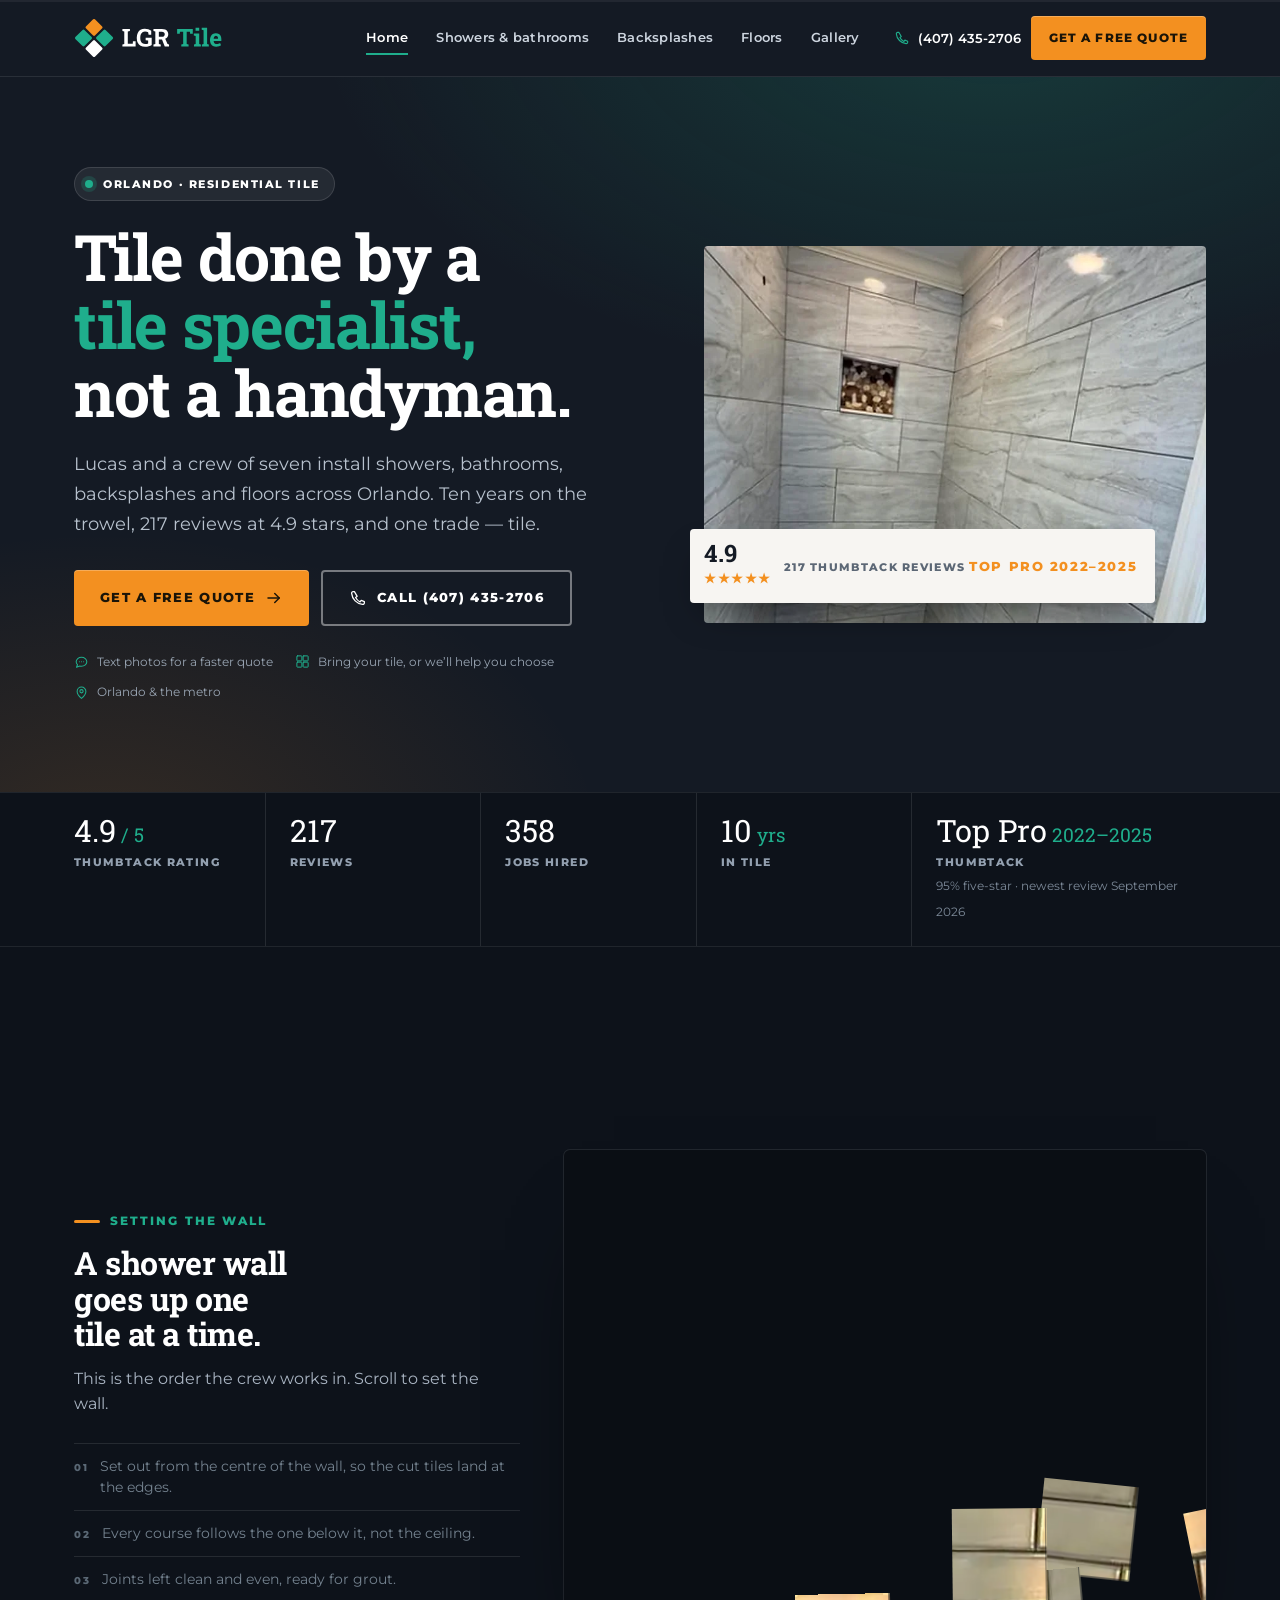
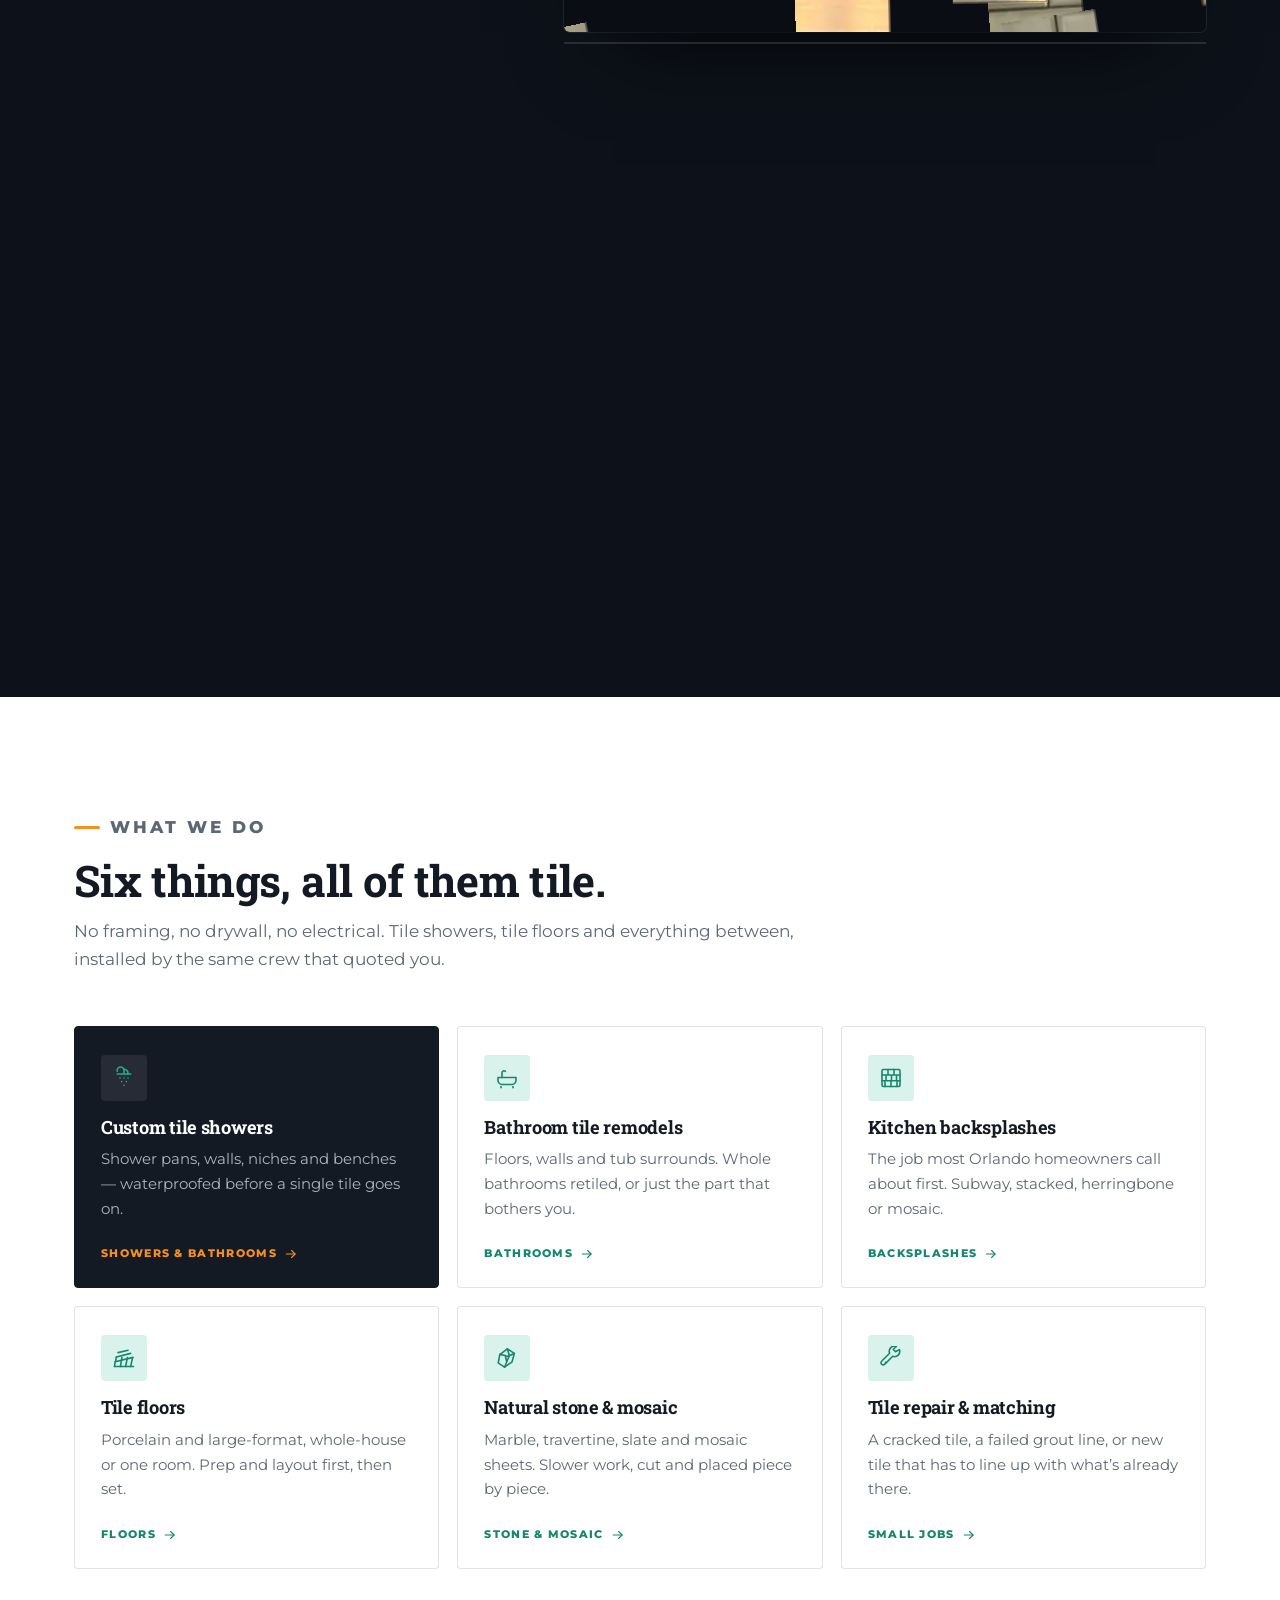
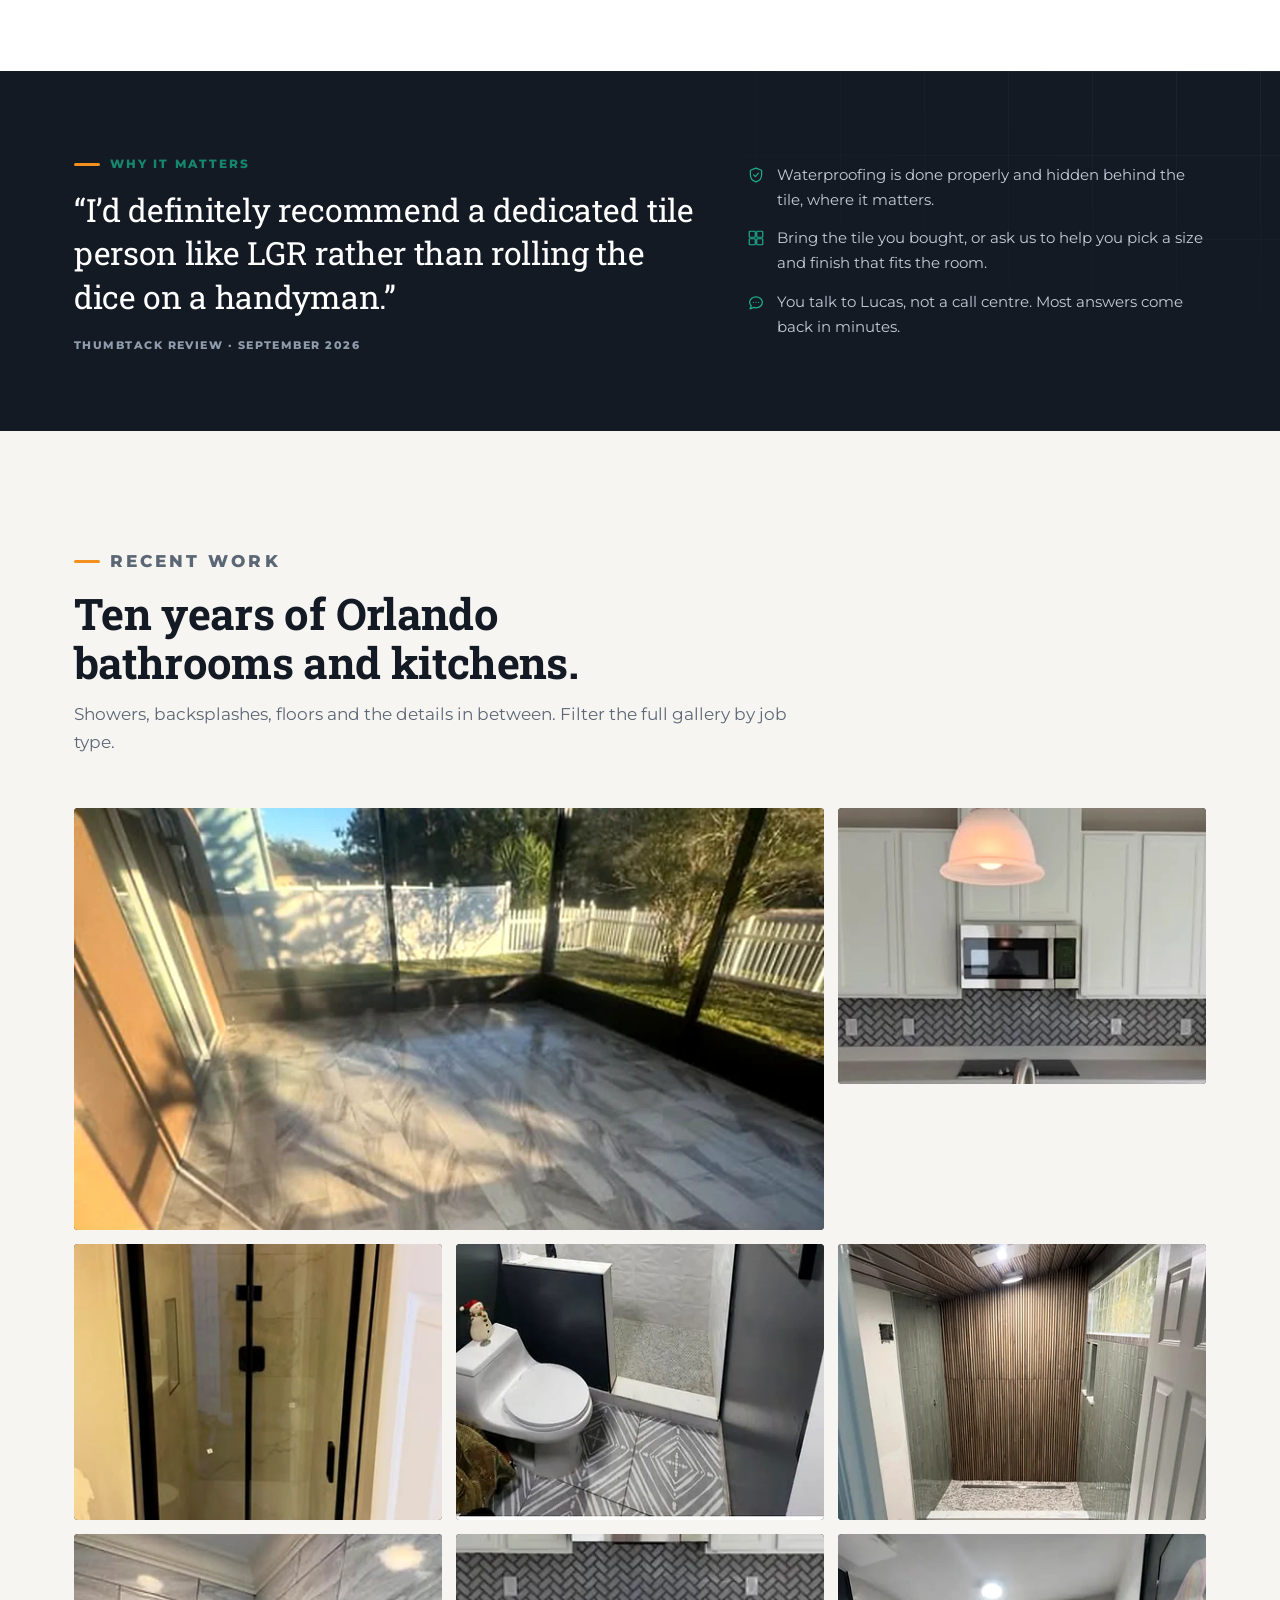
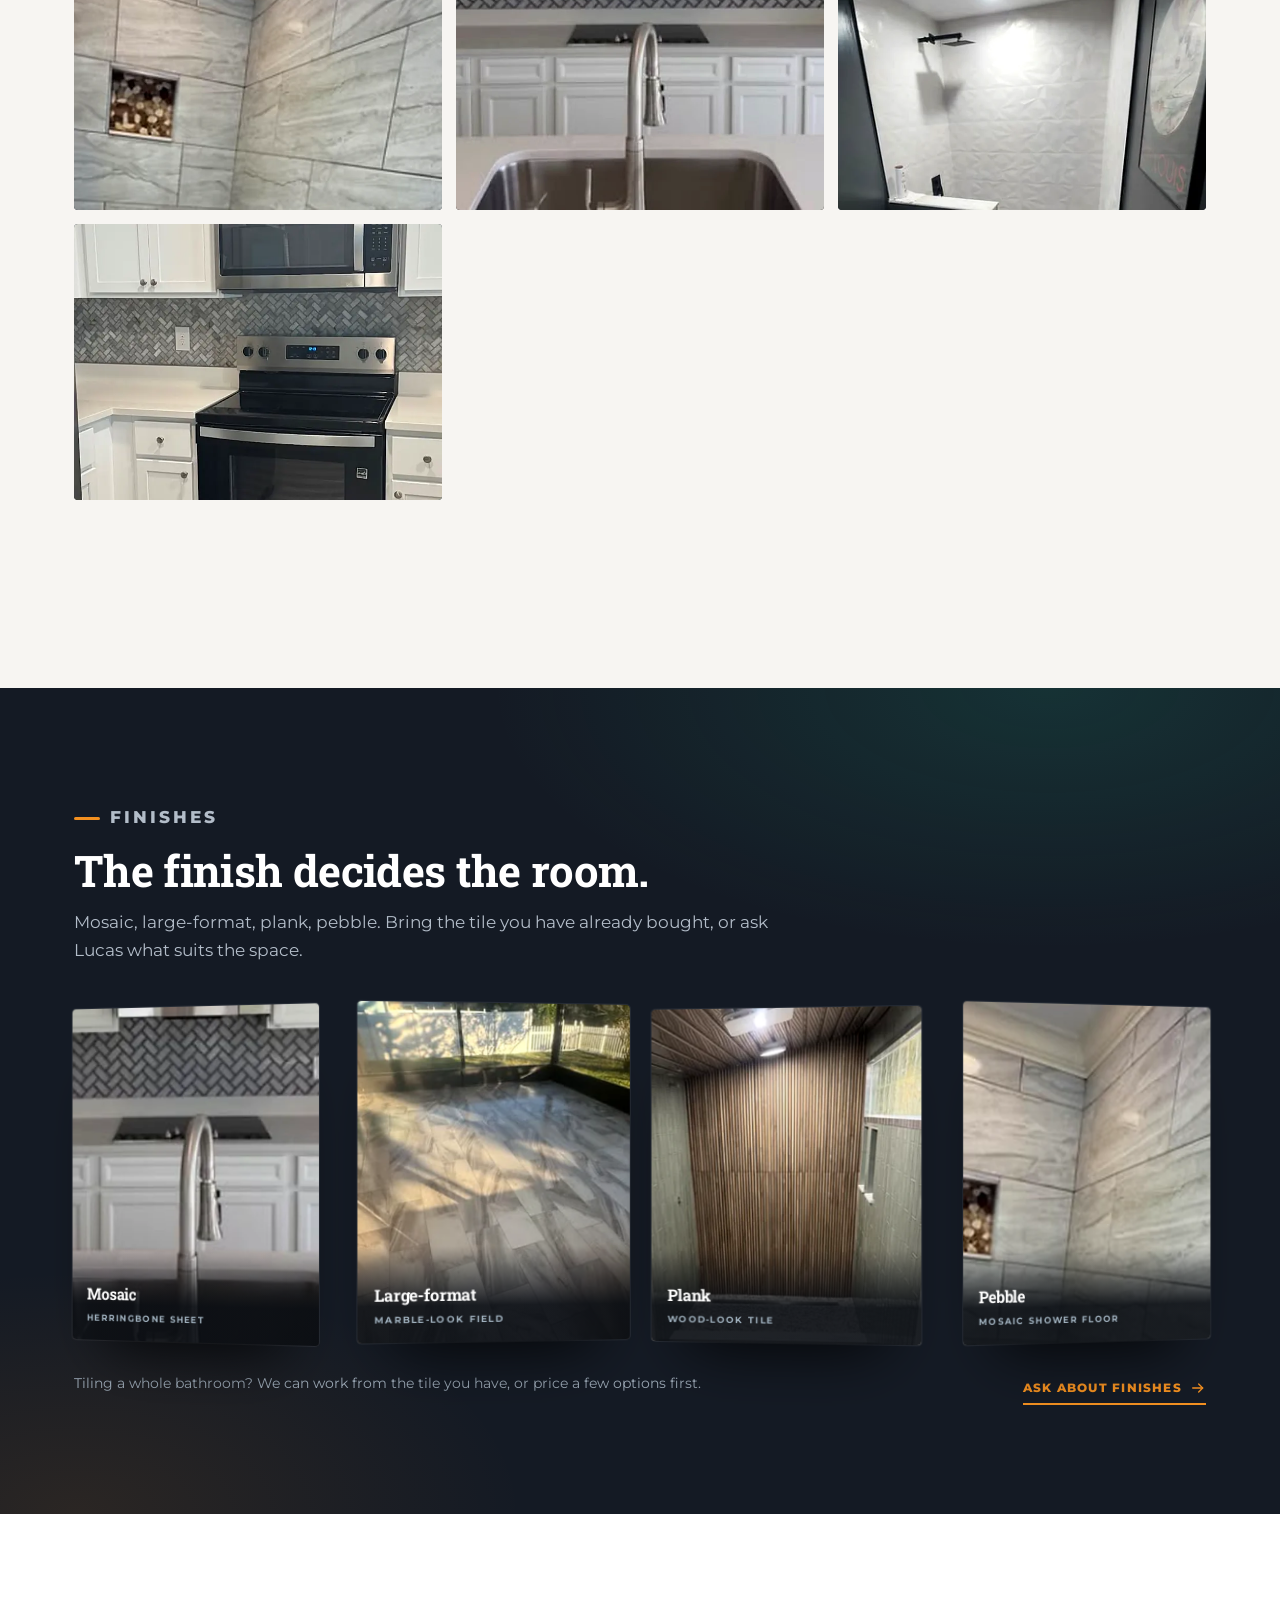
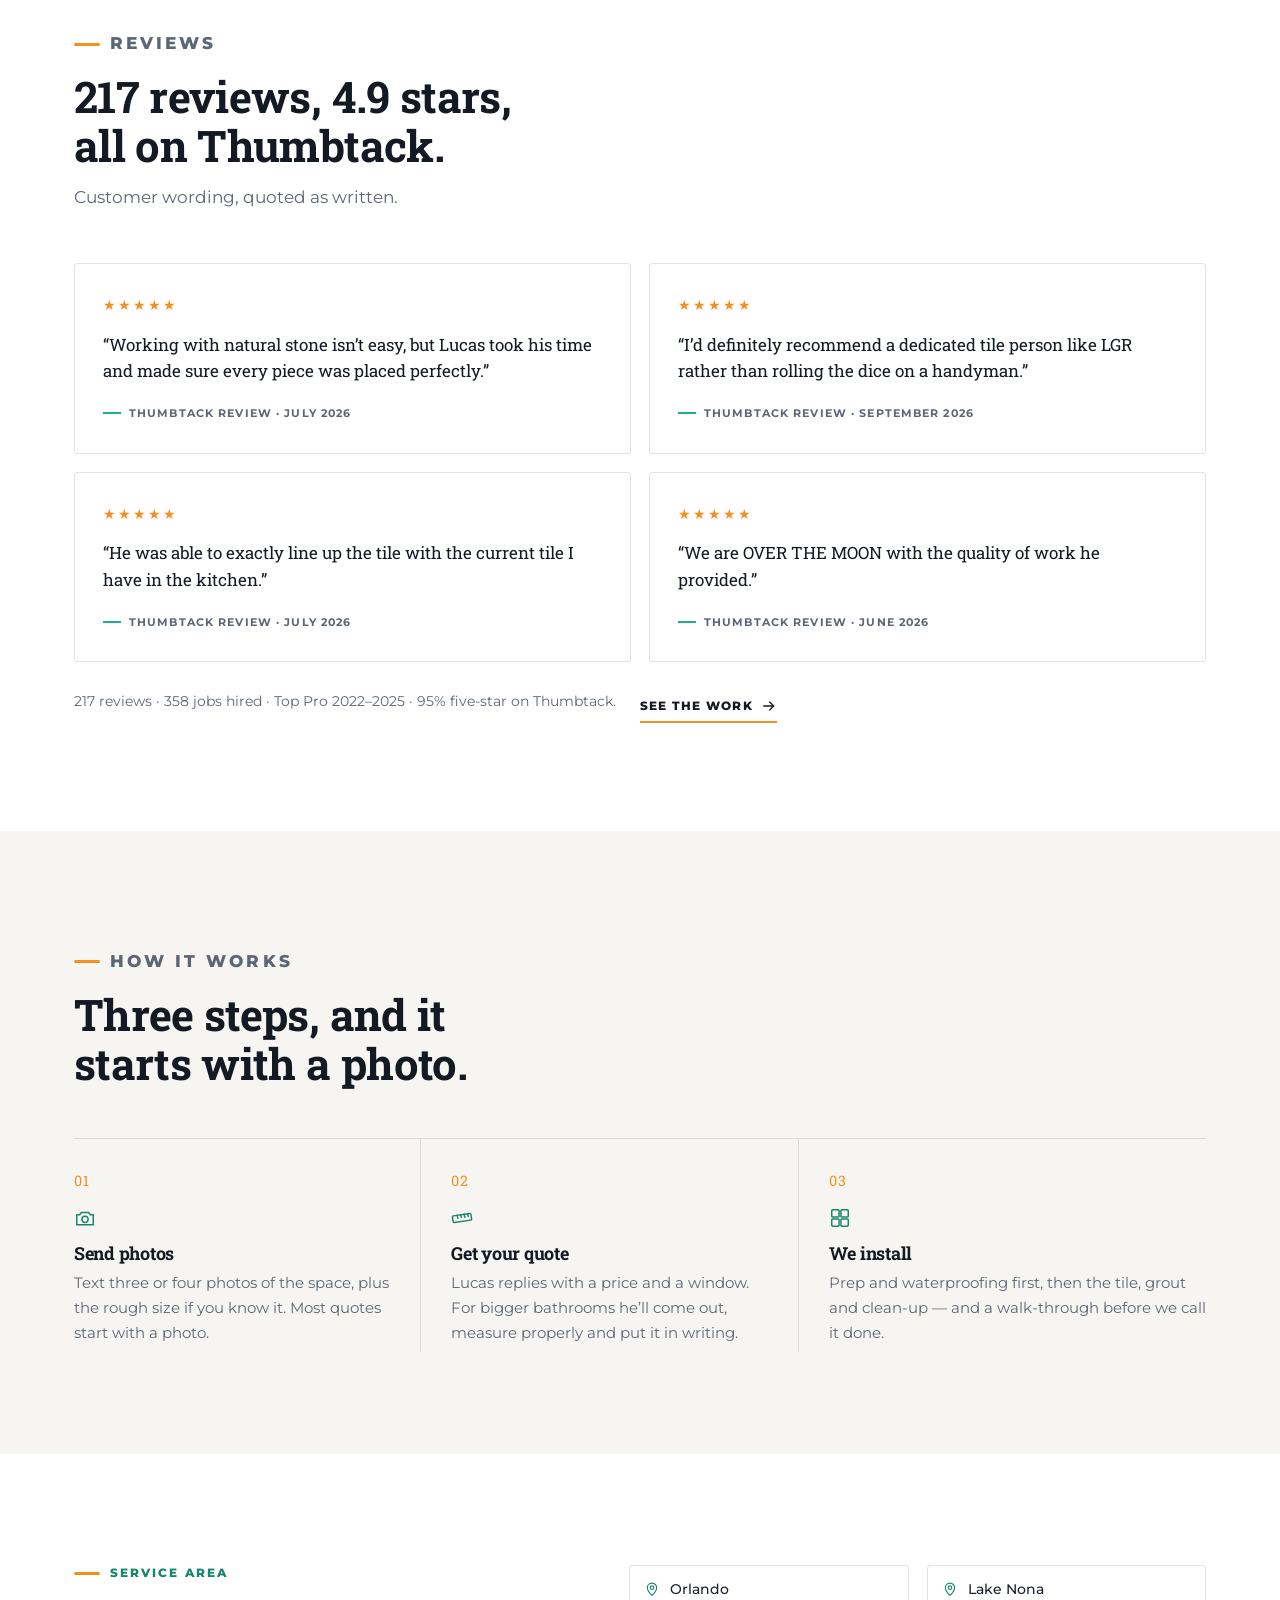
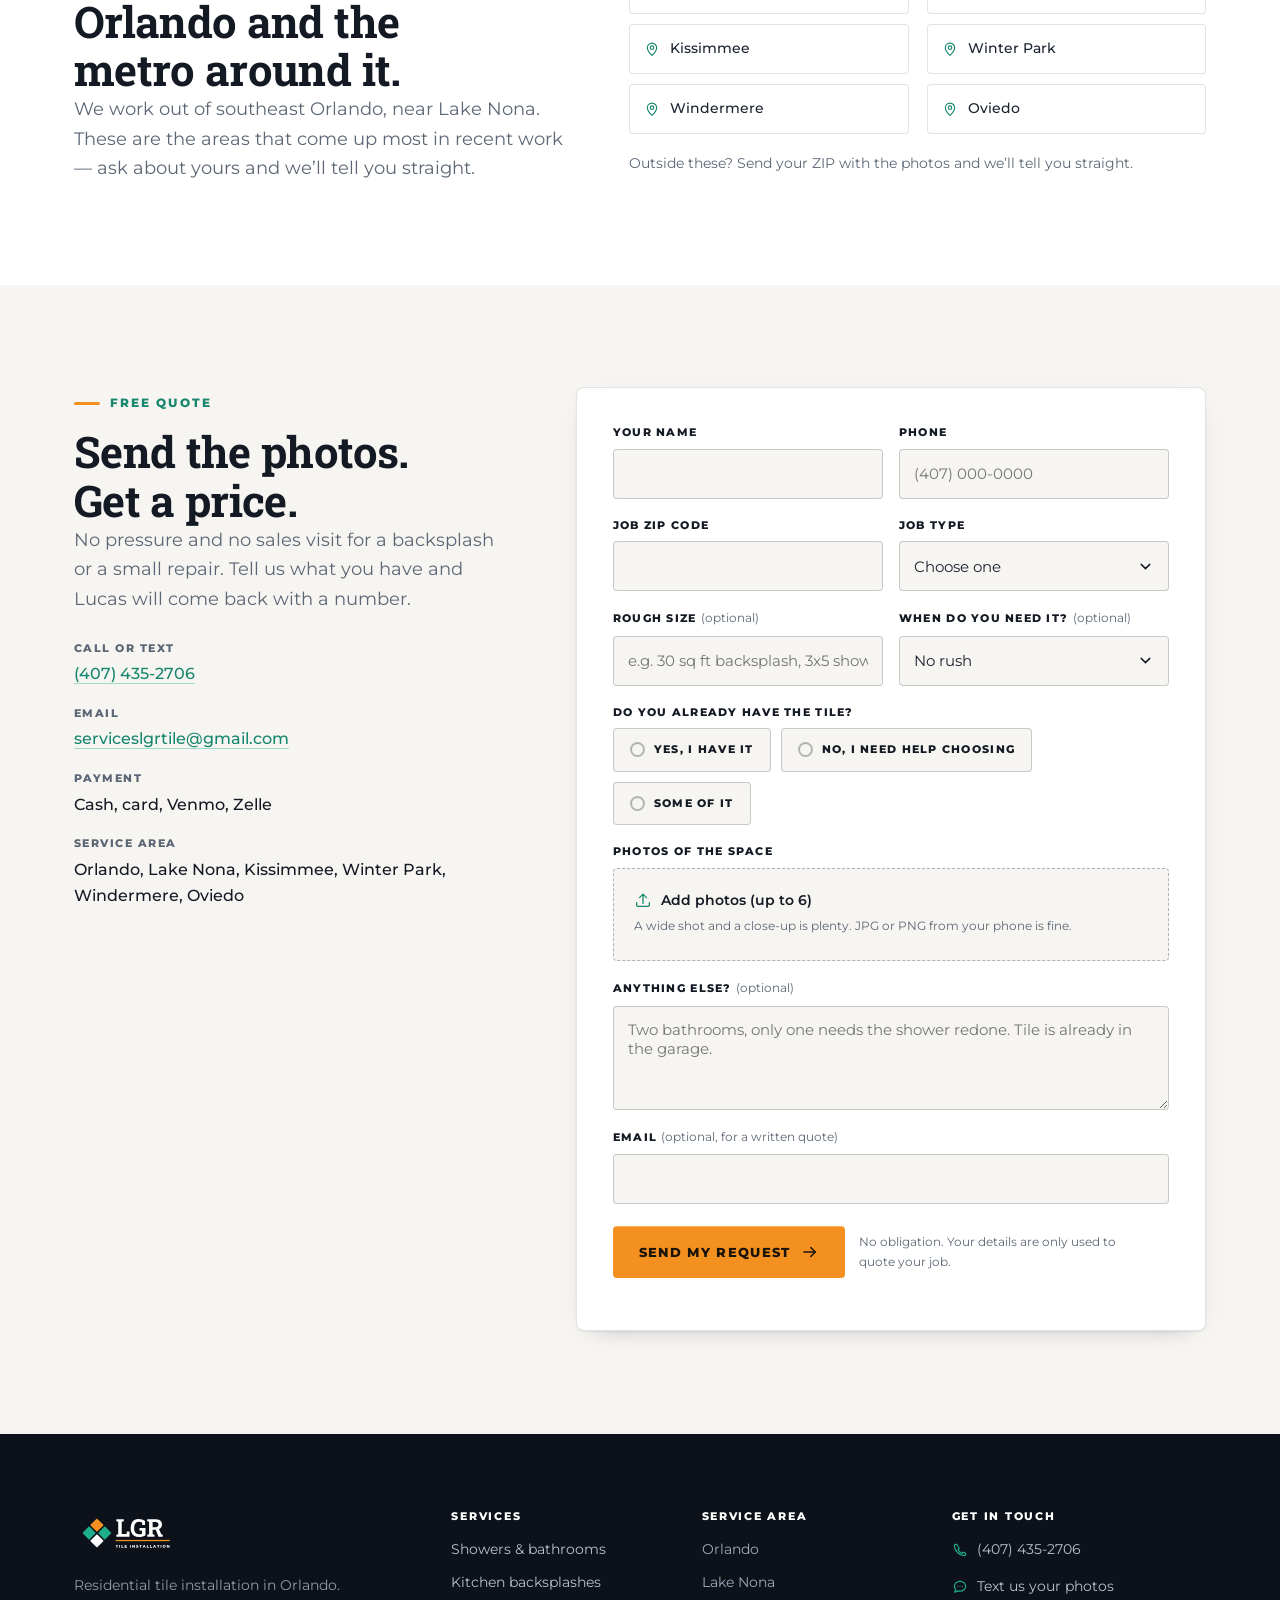
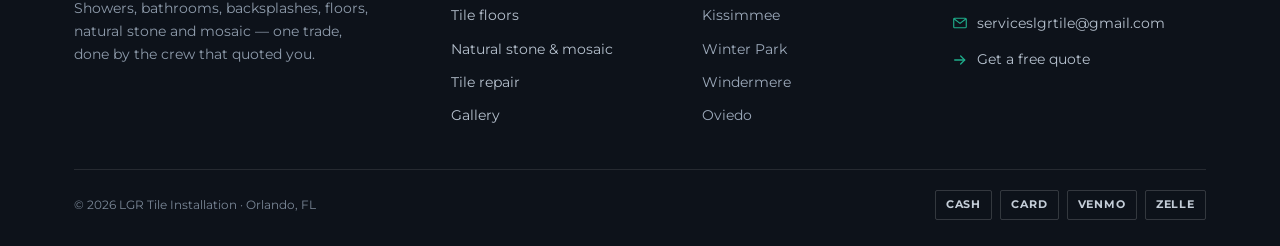
<file: index.html>
<!doctype html>
<html lang="en">
<head>
  <meta charset="utf-8">
  <meta name="viewport" content="width=device-width, initial-scale=1">
  <title>Tile Installation in Orlando, FL | LGR Tile Installation</title>
  <meta name="description" content="Custom tile showers, bathroom remodels, kitchen backsplashes and tile floors in Orlando. Lucas and a seven-person crew, ten years in tile, 4.9 stars from 217 Thumbtack reviews. Free quotes — text your photos.">
  <link rel="canonical" href="https://lgrtileorlando.com/">
  <meta name="theme-color" content="#141a24">
  <link rel="icon" href="/assets/favicon.svg" type="image/svg+xml">
  <link rel="apple-touch-icon" href="/assets/favicon.svg">
  <meta property="og:type" content="website">
  <meta property="og:site_name" content="LGR Tile Installation">
  <meta property="og:title" content="Tile Installation in Orlando, FL | LGR Tile Installation">
  <meta property="og:description" content="Tile done by a tile specialist, not a handyman. Showers, bathrooms, backsplashes and floors across Orlando.">
  <meta property="og:url" content="https://lgrtileorlando.com/">
  <meta property="og:image" content="https://lgrtileorlando.com/assets/og.png">
  <meta property="og:image:alt" content="LGR Tile Installation — tile showers, bathrooms, backsplashes and floors in Orlando">
  <meta name="twitter:card" content="summary_large_image">
  <link rel="preload" href="/assets/fonts/roboto-slab-var.woff2" as="font" type="font/woff2" crossorigin>
  <link rel="preload" href="/assets/fonts/montserrat-var.woff2" as="font" type="font/woff2" crossorigin>
  <link rel="stylesheet" href="/assets/styles.css">
  <link rel="stylesheet" href="/assets/pages.css">
  <link rel="stylesheet" href="/assets/motion.css">
  <script>document.documentElement.classList.add('js');</script>
  <script type="application/ld+json">
  {
    "@context": "https://schema.org",
    "@type": "HomeAndConstructionBusiness",
    "name": "LGR Tile Installation",
    "alternateName": "LGR Tile",
    "description": "Residential tile installation in Orlando: custom showers, bathroom remodels, kitchen backsplashes, tile floors, natural stone, mosaic and tile repair.",
    "url": "https://lgrtileorlando.com/",
    "telephone": "+1-407-435-2706",
    "email": "serviceslgrtile@gmail.com",
    "image": "https://lgrtileorlando.com/assets/og.png",
    "logo": "https://lgrtileorlando.com/assets/logo-light.svg",
    "knowsAbout": ["Tile installation", "Waterproofing", "Natural stone", "Mosaic tile", "Porcelain tile"],
    "areaServed": [
      { "@type": "City", "name": "Orlando" },
      { "@type": "City", "name": "Lake Nona" },
      { "@type": "City", "name": "Kissimmee" },
      { "@type": "City", "name": "Winter Park" },
      { "@type": "City", "name": "Windermere" },
      { "@type": "City", "name": "Oviedo" }
    ],
    "address": { "@type": "PostalAddress", "addressLocality": "Orlando", "addressRegion": "FL", "addressCountry": "US" },
    "paymentAccepted": "Cash, Credit Card, Venmo, Zelle",
    "aggregateRating": { "@type": "AggregateRating", "ratingValue": "4.9", "reviewCount": "217", "bestRating": "5" },
    "review": [
      {
        "@type": "Review",
        "reviewRating": { "@type": "Rating", "ratingValue": "5", "bestRating": "5" },
        "author": { "@type": "Person", "name": "Thumbtack customer" },
        "datePublished": "2026-07",
        "reviewBody": "Working with natural stone isn't easy, but Lucas took his time and made sure every piece was placed perfectly."
      },
      {
        "@type": "Review",
        "reviewRating": { "@type": "Rating", "ratingValue": "5", "bestRating": "5" },
        "author": { "@type": "Person", "name": "Thumbtack customer" },
        "datePublished": "2026-09",
        "reviewBody": "I'd definitely recommend a dedicated tile person like LGR rather than rolling the dice on a handyman."
      }
    ]
  }
  </script>
</head>
<body>
  <a class="skip-link" href="#main">Skip to content</a>

  <header class="site-header">
    <div class="wrap">
      <a class="brand" href="/" aria-label="LGR Tile Installation — home">
        <img src="/assets/logo-header-dark.svg" alt="LGR Tile Installation" width="352" height="94">
      </a>
      <nav class="nav" id="site-nav" aria-label="Main">
        <a href="/" aria-current="page">Home</a>
        <a href="/showers-bathrooms/">Showers &amp; bathrooms</a>
        <a href="/backsplashes/">Backsplashes</a>
        <a href="/floors/">Floors</a>
        <a href="/gallery/">Gallery</a>
        <a class="nav-cta btn btn--accent btn--sm" href="/quote/">Get a free quote</a>
      </nav>
      <div class="header-actions">
        <a class="header-phone" href="tel:+14074352706" data-loc="header">
          <svg class="icon" aria-hidden="true"><use href="/assets/sprite.svg#i-phone"></use></svg>
          (407) 435-2706
        </a>
        <a class="btn btn--accent btn--sm" href="/quote/">Get a free quote</a>
      </div>
      <button class="nav-toggle" type="button" aria-expanded="false" aria-controls="site-nav" aria-label="Open menu">
        <svg class="icon icon-menu" aria-hidden="true"><use href="/assets/sprite.svg#i-menu"></use></svg>
        <svg class="icon icon-close" aria-hidden="true"><use href="/assets/sprite.svg#i-close"></use></svg>
      </button>
    </div>
  </header>

  <main id="main">

    <!-- Hero -->
    <section class="hero">
      <div class="wrap">
        <div class="hero-copy">
          <p class="hero-eyebrow"><span class="dot" aria-hidden="true"></span>Orlando &middot; residential tile</p>
          <h1>Tile done by a <em><span class="spec" data-spec="tile,mosaic"><span class="spec__word">tile</span></span> specialist,</em> not a handyman.</h1>
          <p class="hero-sub">Lucas and a crew of seven install showers, bathrooms, backsplashes and floors across Orlando. Ten years on the trowel, 217 reviews at 4.9 stars, and one trade — tile.</p>
          <div class="hero-actions">
            <a class="btn btn--accent" href="/quote/">
              Get a free quote
              <svg class="icon" aria-hidden="true"><use href="/assets/sprite.svg#i-arrow"></use></svg>
            </a>
            <a class="btn btn--ghost-light" href="tel:+14074352706" data-loc="hero">
              <svg class="icon" aria-hidden="true"><use href="/assets/sprite.svg#i-phone"></use></svg>
              Call (407) 435-2706
            </a>
          </div>
          <p class="hero-meta">
            <span><svg class="icon" aria-hidden="true"><use href="/assets/sprite.svg#i-chat"></use></svg>Text photos for a faster quote</span>
            <span><svg class="icon" aria-hidden="true"><use href="/assets/sprite.svg#i-tile"></use></svg>Bring your tile, or we&rsquo;ll help you choose</span>
            <span><svg class="icon" aria-hidden="true"><use href="/assets/sprite.svg#i-pin"></use></svg>Orlando &amp; the metro</span>
          </p>
        </div>

        <div class="hero-art">
          <figure class="shot has-photo shot--hero" data-photo="hero-shower" data-alt="Shower walls in gray plank-look porcelain with a pebble mosaic niche">
            <span class="shot-label"><span class="tile-dot" aria-hidden="true"></span>Gray plank shower &middot; Orlando</span>
            <img class="photo" src="/assets/photos/shower-gray-plank-wide.webp" alt="Shower walls in gray plank-look porcelain with a pebble mosaic niche" width="900" height="619" fetchpriority="high" decoding="async">
          </figure>
          <div class="hero-badge">
            <div>
              <strong>4.9</strong>
              <span class="stars" aria-hidden="true">&#9733;&#9733;&#9733;&#9733;&#9733;</span>
            </div>
            <div>
              <span>217 Thumbtack reviews</span>
              <span class="stars" aria-hidden="true">Top Pro 2022&ndash;2025</span>
            </div>
          </div>
        </div>
      </div>
    </section>

    <!-- Proof bar -->
    <section class="proof" aria-label="Reputation at a glance">
      <div class="wrap">
        <div class="proof-item">
          <span class="proof-num">4.9<span class="unit"> / 5</span></span>
          <span class="proof-label">Thumbtack rating</span>
        </div>
        <div class="proof-item">
          <span class="proof-num">217</span>
          <span class="proof-label">Reviews</span>
        </div>
        <div class="proof-item">
          <span class="proof-num">358</span>
          <span class="proof-label">Jobs hired</span>
        </div>
        <div class="proof-item">
          <span class="proof-num">10<span class="unit"> yrs</span></span>
          <span class="proof-label">In tile</span>
        </div>
        <div class="proof-item proof-item--wide">
          <span class="proof-num">Top Pro<span class="unit"> 2022&ndash;2025</span></span>
          <span class="proof-label">Thumbtack</span>
          <span class="proof-source">95% five-star &middot; newest review September 2026</span>
        </div>
      </div>
    </section>

    <!-- Set the wall — pinned scroll scene -->
    <section class="build" id="build" aria-labelledby="build-title">
      <div class="build__sticky">
        <div class="wrap build__inner">
          <div class="build__copy">
            <p class="eyebrow">Setting the wall</p>
            <h2 class="h2" id="build-title">A shower wall goes up one tile at a time.</h2>
            <p class="build__lede">This is the order the crew works in. Scroll to set the wall.</p>
            <ol class="build__steps">
              <li><span class="build__num">01</span><span>Set out from the centre of the wall, so the cut tiles land at the edges.</span></li>
              <li><span class="build__num">02</span><span>Every course follows the one below it, not the ceiling.</span></li>
              <li><span class="build__num">03</span><span>Joints left clean and even, ready for grout.</span></li>
            </ol>
          </div>

          <div class="build__stage">
            <div class="build__wall" data-build-wall>
              <img class="build__plate" src="/assets/photos/shower-subway-stacked.webp" alt="Shower wall in white subway tile, laid course by course in a running bond" width="720" height="540" loading="lazy" decoding="async">
              <span class="build__done"><span class="tile-dot" aria-hidden="true"></span>Subway shower wall &middot; set</span>
            </div>
            <div class="build__meter" aria-hidden="true"><span></span></div>
          </div>
        </div>
      </div>
    </section>

    <!-- Services -->
    <section class="section" id="services">
      <div class="wrap">
        <div class="section-head reveal">
          <p class="eyebrow">What we do</p>
          <h2 class="h2">Six things, all of them tile.</h2>
          <p>No framing, no drywall, no electrical. Tile showers, tile floors and everything between, installed by the same crew that quoted you.</p>
        </div>

        <div class="cards">
          <a class="card card--feature reveal" href="/showers-bathrooms/">
            <span class="card-icon"><svg class="icon" aria-hidden="true"><use href="/assets/sprite.svg#i-shower"></use></svg></span>
            <h3>Custom tile showers</h3>
            <p>Shower pans, walls, niches and benches — waterproofed before a single tile goes on.</p>
            <span class="card-more">Showers &amp; bathrooms <svg class="icon" aria-hidden="true"><use href="/assets/sprite.svg#i-arrow"></use></svg></span>
          </a>

          <a class="card reveal" href="/showers-bathrooms/#bathrooms">
            <span class="card-icon"><svg class="icon" aria-hidden="true"><use href="/assets/sprite.svg#i-bath"></use></svg></span>
            <h3>Bathroom tile remodels</h3>
            <p>Floors, walls and tub surrounds. Whole bathrooms retiled, or just the part that bothers you.</p>
            <span class="card-more">Bathrooms <svg class="icon" aria-hidden="true"><use href="/assets/sprite.svg#i-arrow"></use></svg></span>
          </a>

          <a class="card reveal" href="/backsplashes/">
            <span class="card-icon"><svg class="icon" aria-hidden="true"><use href="/assets/sprite.svg#i-backsplash"></use></svg></span>
            <h3>Kitchen backsplashes</h3>
            <p>The job most Orlando homeowners call about first. Subway, stacked, herringbone or mosaic.</p>
            <span class="card-more">Backsplashes <svg class="icon" aria-hidden="true"><use href="/assets/sprite.svg#i-arrow"></use></svg></span>
          </a>

          <a class="card reveal" href="/floors/">
            <span class="card-icon"><svg class="icon" aria-hidden="true"><use href="/assets/sprite.svg#i-floor"></use></svg></span>
            <h3>Tile floors</h3>
            <p>Porcelain and large-format, whole-house or one room. Prep and layout first, then set.</p>
            <span class="card-more">Floors <svg class="icon" aria-hidden="true"><use href="/assets/sprite.svg#i-arrow"></use></svg></span>
          </a>

          <a class="card reveal" href="/floors/#stone">
            <span class="card-icon"><svg class="icon" aria-hidden="true"><use href="/assets/sprite.svg#i-stone"></use></svg></span>
            <h3>Natural stone &amp; mosaic</h3>
            <p>Marble, travertine, slate and mosaic sheets. Slower work, cut and placed piece by piece.</p>
            <span class="card-more">Stone &amp; mosaic <svg class="icon" aria-hidden="true"><use href="/assets/sprite.svg#i-arrow"></use></svg></span>
          </a>

          <a class="card reveal" href="/quote/#repair">
            <span class="card-icon"><svg class="icon" aria-hidden="true"><use href="/assets/sprite.svg#i-repair"></use></svg></span>
            <h3>Tile repair &amp; matching</h3>
            <p>A cracked tile, a failed grout line, or new tile that has to line up with what&rsquo;s already there.</p>
            <span class="card-more">Small jobs <svg class="icon" aria-hidden="true"><use href="/assets/sprite.svg#i-arrow"></use></svg></span>
          </a>
        </div>
      </div>
    </section>

    <!-- Positioning band -->
    <section class="band">
      <div class="wrap">
        <div class="reveal">
          <p class="eyebrow">Why it matters</p>
          <blockquote>
            <p>&ldquo;I&rsquo;d definitely recommend a dedicated tile person like LGR rather than rolling the dice on a handyman.&rdquo;</p>
            <footer>Thumbtack review &middot; September 2026</footer>
          </blockquote>
        </div>
        <ul class="band-points reveal">
          <li>
            <svg class="icon" aria-hidden="true"><use href="/assets/sprite.svg#i-shield"></use></svg>
            <span>Waterproofing is done properly and hidden behind the tile, where it matters.</span>
          </li>
          <li>
            <svg class="icon" aria-hidden="true"><use href="/assets/sprite.svg#i-tile"></use></svg>
            <span>Bring the tile you bought, or ask us to help you pick a size and finish that fits the room.</span>
          </li>
          <li>
            <svg class="icon" aria-hidden="true"><use href="/assets/sprite.svg#i-chat"></use></svg>
            <span>You talk to Lucas, not a call centre. Most answers come back in minutes.</span>
          </li>
        </ul>
      </div>
    </section>

    <!-- Recent work -->
    <section class="section section--paper" id="work">
      <div class="wrap">
        <div class="section-head reveal">
          <p class="eyebrow">Recent work</p>
          <h2 class="h2">Ten years of Orlando bathrooms and kitchens.</h2>
          <p>Showers, backsplashes, floors and the details in between. Filter the full gallery by job type.</p>
        </div>

        <div class="work-grid reveal">
          <figure class="shot has-photo reveal shot--wide" data-photo="work-1" data-alt="Large-format marble-look floor through a sunroom">
            <span class="shot-label"><span class="tile-dot" aria-hidden="true"></span>Large-format floor</span>
            <img class="photo" src="/assets/photos/floor-sunroom-wide.webp" alt="Large-format marble-look floor through a sunroom" width="900" height="507" loading="lazy" decoding="async">
          </figure>
          <figure class="shot has-photo reveal" data-photo="work-2" data-alt="Herringbone mosaic kitchen backsplash">
            <span class="shot-label"><span class="tile-dot" aria-hidden="true"></span>Kitchen backsplash</span>
            <img class="photo" src="/assets/photos/kitchen-herringbone-43.webp" alt="Herringbone mosaic kitchen backsplash" width="720" height="540" loading="lazy" decoding="async">
          </figure>
          <figure class="shot has-photo reveal" data-photo="work-3" data-alt="Shower in gray plank-look tile with a pebble niche">
            <span class="shot-label"><span class="tile-dot" aria-hidden="true"></span>Gray plank shower</span>
            <img class="photo" src="/assets/photos/shower-marble-portrait.webp" alt="Shower in gray plank-look tile with a pebble niche" width="780" height="975" loading="lazy" decoding="async">
          </figure>
          <figure class="shot has-photo reveal" data-photo="work-4" data-alt="Bathroom floor in patterned tile beside a tiled shower">
            <span class="shot-label"><span class="tile-dot" aria-hidden="true"></span>Bathroom floor</span>
            <img class="photo" src="/assets/photos/bathroom-floor-detail.webp" alt="Bathroom floor in patterned tile beside a tiled shower" width="720" height="540" loading="lazy" decoding="async">
          </figure>
          <figure class="shot has-photo reveal shot--stone" data-photo="work-5" data-alt="Bathroom with a wood-look tiled ceiling and pebble shower floor">
            <span class="shot-label"><span class="tile-dot" aria-hidden="true"></span>Wood-look ceiling</span>
            <img class="photo" src="/assets/photos/bathroom-wood-ceiling.webp" alt="Bathroom with a wood-look tiled ceiling and pebble shower floor" width="720" height="540" loading="lazy" decoding="async">
          </figure>
          <figure class="shot has-photo reveal" data-photo="work-6" data-alt="Pebble mosaic niche in a tiled shower">
            <span class="shot-label"><span class="tile-dot" aria-hidden="true"></span>Pebble niche</span>
            <img class="photo" src="/assets/photos/shower-gray-niche.webp" alt="Pebble mosaic niche in a tiled shower" width="640" height="479" loading="lazy" decoding="async">
          </figure>
          <figure class="shot has-photo reveal shot--gold" data-photo="work-7" data-alt="Herringbone mosaic band above a kitchen counter">
            <span class="shot-label"><span class="tile-dot" aria-hidden="true"></span>Herringbone detail</span>
            <img class="photo" src="/assets/photos/kitchen-herringbone-detail.webp" alt="Herringbone mosaic band above a kitchen counter" width="700" height="525" loading="lazy" decoding="async">
          </figure>
          <figure class="shot has-photo reveal" data-photo="work-8" data-alt="Textured shower wall with a black shower head and dark accent wall">
            <span class="shot-label"><span class="tile-dot" aria-hidden="true"></span>Shower &amp; accent wall</span>
            <img class="photo" src="/assets/photos/bathroom-accent-wall.webp" alt="Textured shower wall with a black shower head and dark accent wall" width="720" height="540" loading="lazy" decoding="async">
          </figure>
          <figure class="shot has-photo reveal" data-photo="work-9" data-alt="Dark marble mosaic backsplash behind a stainless range">
            <span class="shot-label"><span class="tile-dot" aria-hidden="true"></span>Marble mosaic backsplash</span>
            <img class="photo" src="/assets/photos/kitchen-mosaic-dark.webp" alt="Dark marble mosaic backsplash behind a stainless range" width="720" height="540" loading="lazy" decoding="async">
          </figure>
        </div>

        <div class="work-foot reveal">
          <p class="work-note">A selection from recent Orlando jobs — showers, bathrooms, backsplashes and floors, all photographed on site.</p>
          <a class="text-link" href="/gallery/">Open the full gallery <svg class="icon" aria-hidden="true"><use href="/assets/sprite.svg#i-arrow"></use></svg></a>
        </div>
      </div>
    </section>

    <!-- Finishes — CSS 3D slabs -->
    <section class="finishes" id="finishes" aria-labelledby="finishes-title">
      <div class="wrap">
        <div class="section-head reveal">
          <p class="eyebrow">Finishes</p>
          <h2 class="h2" id="finishes-title">The finish decides the room.</h2>
          <p>Mosaic, large-format, plank, pebble. Bring the tile you have already bought, or ask Lucas what suits the space.</p>
        </div>

        <div class="slabs" data-slabs>
          <figure class="slab">
            <img src="/assets/photos/kitchen-herringbone-detail.webp" alt="Herringbone mosaic band above a kitchen counter" width="700" height="525" loading="lazy" decoding="async">
            <figcaption><strong>Mosaic</strong><span>Herringbone sheet</span></figcaption>
          </figure>
          <figure class="slab">
            <img src="/assets/photos/floor-sunroom-43.webp" alt="Large-format marble-look floor tile in a sunroom" width="720" height="540" loading="lazy" decoding="async">
            <figcaption><strong>Large-format</strong><span>Marble-look field</span></figcaption>
          </figure>
          <figure class="slab">
            <img src="/assets/photos/bathroom-wood-ceiling.webp" alt="Wood-look tiled bathroom ceiling and walls" width="720" height="540" loading="lazy" decoding="async">
            <figcaption><strong>Plank</strong><span>Wood-look tile</span></figcaption>
          </figure>
          <figure class="slab">
            <img src="/assets/photos/shower-gray-niche.webp" alt="Pebble mosaic niche inside a tiled shower" width="640" height="479" loading="lazy" decoding="async">
            <figcaption><strong>Pebble</strong><span>Mosaic shower floor</span></figcaption>
          </figure>
        </div>

        <div class="slabs-note reveal">
          <p>Tiling a whole bathroom? We can work from the tile you have, or price a few options first.</p>
          <a class="text-link" href="/quote/">Ask about finishes <svg class="icon" aria-hidden="true"><use href="/assets/sprite.svg#i-arrow"></use></svg></a>
        </div>
      </div>
    </section>

    <!-- Reviews -->
    <section class="section" id="reviews">
      <div class="wrap">
        <div class="section-head reveal">
          <p class="eyebrow">Reviews</p>
          <h2 class="h2">217 reviews, 4.9 stars, all on Thumbtack.</h2>
          <p>Customer wording, quoted as written.</p>
        </div>

        <div class="reviews">
          <figure class="review reveal">
            <span class="stars" aria-hidden="true">&#9733;&#9733;&#9733;&#9733;&#9733;</span>
            <span class="sr-only">Rated 5 out of 5</span>
            <blockquote>&ldquo;Working with natural stone isn&rsquo;t easy, but Lucas took his time and made sure every piece was placed perfectly.&rdquo;</blockquote>
            <figcaption>Thumbtack review &middot; July 2026</figcaption>
          </figure>

          <figure class="review reveal">
            <span class="stars" aria-hidden="true">&#9733;&#9733;&#9733;&#9733;&#9733;</span>
            <span class="sr-only">Rated 5 out of 5</span>
            <blockquote>&ldquo;I&rsquo;d definitely recommend a dedicated tile person like LGR rather than rolling the dice on a handyman.&rdquo;</blockquote>
            <figcaption>Thumbtack review &middot; September 2026</figcaption>
          </figure>

          <figure class="review reveal">
            <span class="stars" aria-hidden="true">&#9733;&#9733;&#9733;&#9733;&#9733;</span>
            <span class="sr-only">Rated 5 out of 5</span>
            <blockquote>&ldquo;He was able to exactly line up the tile with the current tile I have in the kitchen.&rdquo;</blockquote>
            <figcaption>Thumbtack review &middot; July 2026</figcaption>
          </figure>

          <figure class="review reveal">
            <span class="stars" aria-hidden="true">&#9733;&#9733;&#9733;&#9733;&#9733;</span>
            <span class="sr-only">Rated 5 out of 5</span>
            <blockquote>&ldquo;We are OVER THE MOON with the quality of work he provided.&rdquo;</blockquote>
            <figcaption>Thumbtack review &middot; June 2026</figcaption>
          </figure>
        </div>

        <div class="reviews-foot reveal">
          <p>217 reviews &middot; 358 jobs hired &middot; Top Pro 2022&ndash;2025 &middot; 95% five-star on Thumbtack.</p>
          <a class="text-link" href="/gallery/">See the work <svg class="icon" aria-hidden="true"><use href="/assets/sprite.svg#i-arrow"></use></svg></a>
        </div>
      </div>
    </section>

    <!-- How it works -->
    <section class="section section--paper" id="process">
      <div class="wrap">
        <div class="section-head reveal">
          <p class="eyebrow">How it works</p>
          <h2 class="h2">Three steps, and it starts with a photo.</h2>
        </div>

        <div class="steps">
          <article class="step reveal">
            <svg class="icon" aria-hidden="true"><use href="/assets/sprite.svg#i-camera"></use></svg>
            <h3>Send photos</h3>
            <p>Text three or four photos of the space, plus the rough size if you know it. Most quotes start with a photo.</p>
          </article>
          <article class="step reveal">
            <svg class="icon" aria-hidden="true"><use href="/assets/sprite.svg#i-ruler"></use></svg>
            <h3>Get your quote</h3>
            <p>Lucas replies with a price and a window. For bigger bathrooms he&rsquo;ll come out, measure properly and put it in writing.</p>
          </article>
          <article class="step reveal">
            <svg class="icon" aria-hidden="true"><use href="/assets/sprite.svg#i-tile"></use></svg>
            <h3>We install</h3>
            <p>Prep and waterproofing first, then the tile, grout and clean-up — and a walk-through before we call it done.</p>
          </article>
        </div>
      </div>
    </section>

    <!-- Service area -->
    <section class="section" id="area">
      <div class="wrap">
        <div class="area">
          <div class="reveal">
            <p class="eyebrow">Service area</p>
            <h2 class="h2">Orlando and the metro around it.</h2>
            <p class="lede">We work out of southeast Orlando, near Lake Nona. These are the areas that come up most in recent work — ask about yours and we&rsquo;ll tell you straight.</p>
          </div>
          <div class="reveal">
            <ul class="area-list">
              <li><svg class="icon" aria-hidden="true"><use href="/assets/sprite.svg#i-pin"></use></svg>Orlando</li>
              <li><svg class="icon" aria-hidden="true"><use href="/assets/sprite.svg#i-pin"></use></svg>Lake Nona</li>
              <li><svg class="icon" aria-hidden="true"><use href="/assets/sprite.svg#i-pin"></use></svg>Kissimmee</li>
              <li><svg class="icon" aria-hidden="true"><use href="/assets/sprite.svg#i-pin"></use></svg>Winter Park</li>
              <li><svg class="icon" aria-hidden="true"><use href="/assets/sprite.svg#i-pin"></use></svg>Windermere</li>
              <li><svg class="icon" aria-hidden="true"><use href="/assets/sprite.svg#i-pin"></use></svg>Oviedo</li>
            </ul>
            <p class="area-note">Outside these? Send your ZIP with the photos and we&rsquo;ll tell you straight.</p>
          </div>
        </div>
      </div>
    </section>

    <!-- Quote -->
    <section class="section section--paper" id="quote">
      <div class="wrap">
        <div class="quote-shell">
          <div class="quote-aside reveal">
            <p class="eyebrow">Free quote</p>
            <h2 class="h2">Send the photos. Get a price.</h2>
            <p class="lede">No pressure and no sales visit for a backsplash or a small repair. Tell us what you have and Lucas will come back with a number.</p>
            <dl>
              <div>
                <dt>Call or text</dt>
                <dd><a href="tel:+14074352706" data-loc="quote-aside">(407) 435-2706</a></dd>
              </div>
              <div>
                <dt>Email</dt>
                <dd><a href="mailto:serviceslgrtile@gmail.com">serviceslgrtile@gmail.com</a></dd>
              </div>
              <div>
                <dt>Payment</dt>
                <dd>Cash, card, Venmo, Zelle</dd>
              </div>
              <div>
                <dt>Service area</dt>
                <dd>Orlando, Lake Nona, Kissimmee, Winter Park, Windermere, Oviedo</dd>
              </div>
            </dl>
          </div>

          <form class="form-card reveal" data-quote-form novalidate>
            <div class="form-grid">
              <div class="field">
                <label for="name">Your name</label>
                <input id="name" name="name" type="text" autocomplete="name" required>
                <span class="field-error" aria-live="polite"></span>
              </div>
              <div class="field">
                <label for="phone">Phone</label>
                <input id="phone" name="phone" type="tel" inputmode="tel" autocomplete="tel" placeholder="(407) 000-0000" required>
                <span class="field-error" aria-live="polite"></span>
              </div>
              <div class="field">
                <label for="zip">Job ZIP code</label>
                <input id="zip" name="zip" type="text" inputmode="numeric" maxlength="5" autocomplete="postal-code" required>
                <span class="field-error" aria-live="polite"></span>
              </div>
              <div class="field">
                <label for="jobType">Job type</label>
                <select id="jobType" name="jobType" required>
                  <option value="">Choose one</option>
                  <option>Shower</option>
                  <option>Bathroom floor or walls</option>
                  <option>Kitchen backsplash</option>
                  <option>Tile floor</option>
                  <option>Natural stone or mosaic</option>
                  <option>Tile repair or matching</option>
                  <option>Not sure yet</option>
                </select>
                <span class="field-error" aria-live="polite"></span>
              </div>
              <div class="field">
                <label for="size">Rough size <span class="hint">(optional)</span></label>
                <input id="size" name="size" type="text" placeholder="e.g. 30 sq ft backsplash, 3x5 shower">
              </div>
              <div class="field">
                <label for="timing">When do you need it? <span class="hint">(optional)</span></label>
                <select id="timing" name="timing">
                  <option value="">No rush</option>
                  <option>As soon as possible</option>
                  <option>Within a month</option>
                  <option>One to three months</option>
                  <option>Just planning and pricing</option>
                </select>
              </div>
              <div class="field field--full" data-group="haveTile">
                <label id="haveTileLabel">Do you already have the tile?</label>
                <div class="choice-row" role="radiogroup" aria-labelledby="haveTileLabel">
                  <label class="choice"><input type="radio" name="haveTile" value="Yes"><span>Yes, I have it</span></label>
                  <label class="choice"><input type="radio" name="haveTile" value="No"><span>No, I need help choosing</span></label>
                  <label class="choice"><input type="radio" name="haveTile" value="Partly"><span>Some of it</span></label>
                </div>
                <span class="field-error" aria-live="polite"></span>
              </div>
              <div class="field field--full">
                <label for="photos">Photos of the space</label>
                <span class="file-drop">
                  <input id="photos" name="photos" type="file" accept="image/*" multiple>
                  <span class="file-title"><svg class="icon" aria-hidden="true"><use href="/assets/sprite.svg#i-upload"></use></svg>Add photos (up to 6)</span>
                  <span class="file-hint">A wide shot and a close-up is plenty. JPG or PNG from your phone is fine.</span>
                  <span class="file-list" aria-live="polite"></span>
                </span>
              </div>
              <div class="field field--full">
                <label for="message">Anything else? <span class="hint">(optional)</span></label>
                <textarea id="message" name="message" placeholder="Two bathrooms, only one needs the shower redone. Tile is already in the garage."></textarea>
              </div>
              <div class="field field--full">
                <label for="email">Email <span class="hint">(optional, for a written quote)</span></label>
                <input id="email" name="email" type="email" autocomplete="email">
                <span class="field-error" aria-live="polite"></span>
              </div>
              <div class="hp-field" aria-hidden="true">
                <label for="company_website">Leave this empty</label>
                <input id="company_website" name="company_website" type="text" tabindex="-1" autocomplete="off">
              </div>
            </div>

            <div class="form-foot">
              <button class="btn btn--accent" type="submit">
                Send my request
                <svg class="icon" aria-hidden="true"><use href="/assets/sprite.svg#i-arrow"></use></svg>
              </button>
              <p class="form-note">No obligation. Your details are only used to quote your job.</p>
            </div>
            <p class="form-status" role="status" aria-live="polite"></p>
          </form>
        </div>
      </div>
    </section>

  </main>

  <footer class="site-footer">
    <div class="wrap">
      <div class="footer-grid">
        <div class="footer-brand">
          <img src="/assets/logo-dark.svg" alt="LGR Tile Installation" width="499" height="220">
          <p>Residential tile installation in Orlando. Showers, bathrooms, backsplashes, floors, natural stone and mosaic — one trade, done by the crew that quoted you.</p>
        </div>
        <div>
          <h4>Services</h4>
          <ul>
            <li><a href="/showers-bathrooms/">Showers &amp; bathrooms</a></li>
            <li><a href="/backsplashes/">Kitchen backsplashes</a></li>
            <li><a href="/floors/">Tile floors</a></li>
            <li><a href="/floors/#stone">Natural stone &amp; mosaic</a></li>
            <li><a href="/quote/#repair">Tile repair</a></li>
            <li><a href="/gallery/">Gallery</a></li>
          </ul>
        </div>
        <div>
          <h4>Service area</h4>
          <ul>
            <li>Orlando</li>
            <li>Lake Nona</li>
            <li>Kissimmee</li>
            <li>Winter Park</li>
            <li>Windermere</li>
            <li>Oviedo</li>
          </ul>
        </div>
        <div class="footer-contact">
          <h4>Get in touch</h4>
          <ul>
            <li><a href="tel:+14074352706" data-loc="footer"><svg class="icon" aria-hidden="true"><use href="/assets/sprite.svg#i-phone"></use></svg>(407) 435-2706</a></li>
            <li><a href="sms:+14074352706" data-loc="footer"><svg class="icon" aria-hidden="true"><use href="/assets/sprite.svg#i-chat"></use></svg>Text us your photos</a></li>
            <li><a href="mailto:serviceslgrtile@gmail.com"><svg class="icon" aria-hidden="true"><use href="/assets/sprite.svg#i-mail"></use></svg>serviceslgrtile@gmail.com</a></li>
            <li><a href="/quote/"><svg class="icon" aria-hidden="true"><use href="/assets/sprite.svg#i-arrow"></use></svg>Get a free quote</a></li>
          </ul>
        </div>
      </div>
      <div class="footer-bottom">
        <p>&copy; <span id="year">2026</span> LGR Tile Installation &middot; Orlando, FL</p>
        <div class="pay-list">
          <span>Cash</span><span>Card</span><span>Venmo</span><span>Zelle</span>
        </div>
      </div>
    </div>
  </footer>

  <div class="mobile-bar">
    <a class="bar-call" href="tel:+14074352706" data-loc="mobile-bar">
      <svg class="icon" aria-hidden="true"><use href="/assets/sprite.svg#i-phone"></use></svg>Call
    </a>
    <a class="bar-quote" href="/quote/">
      <svg class="icon" aria-hidden="true"><use href="/assets/sprite.svg#i-chat"></use></svg>Get a quote
    </a>
  </div>

  <script src="/assets/motion.js" defer></script>
  <script src="/assets/site.js" defer></script>
</body>
</html>
</file>
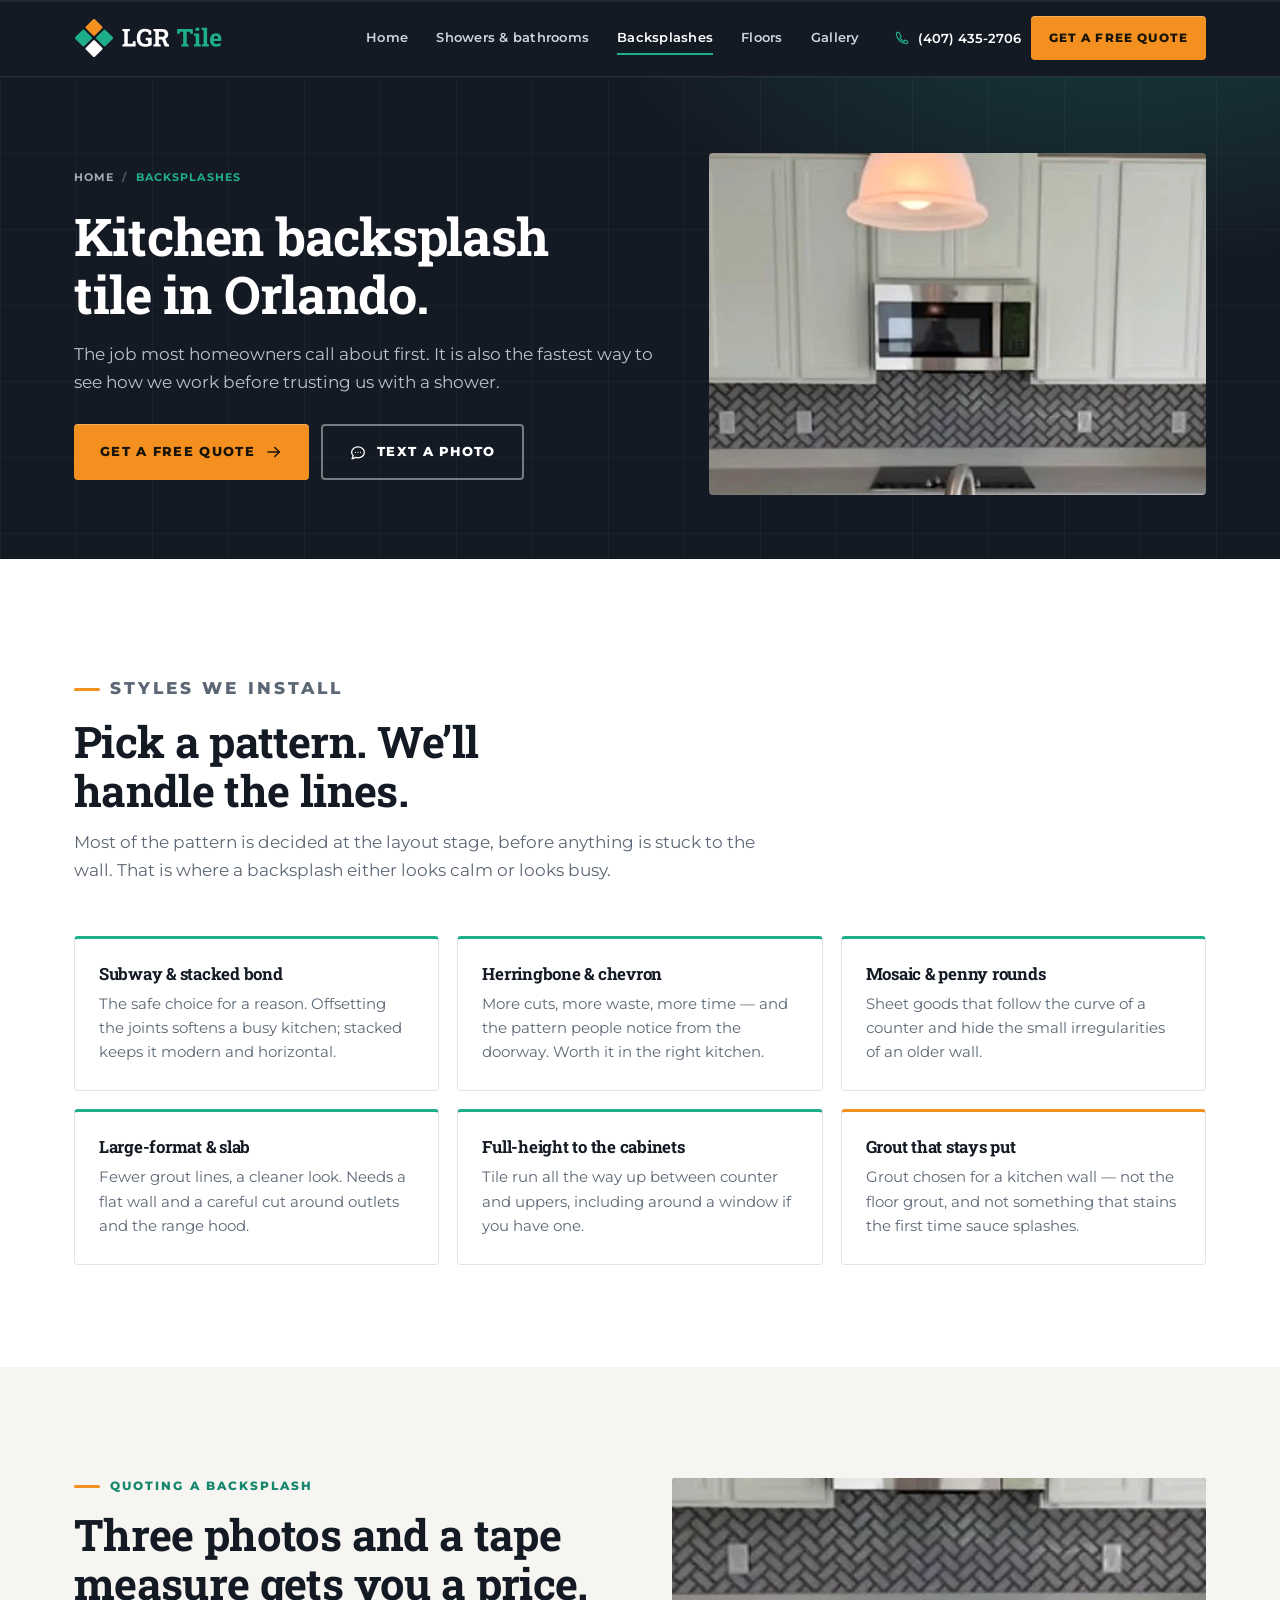
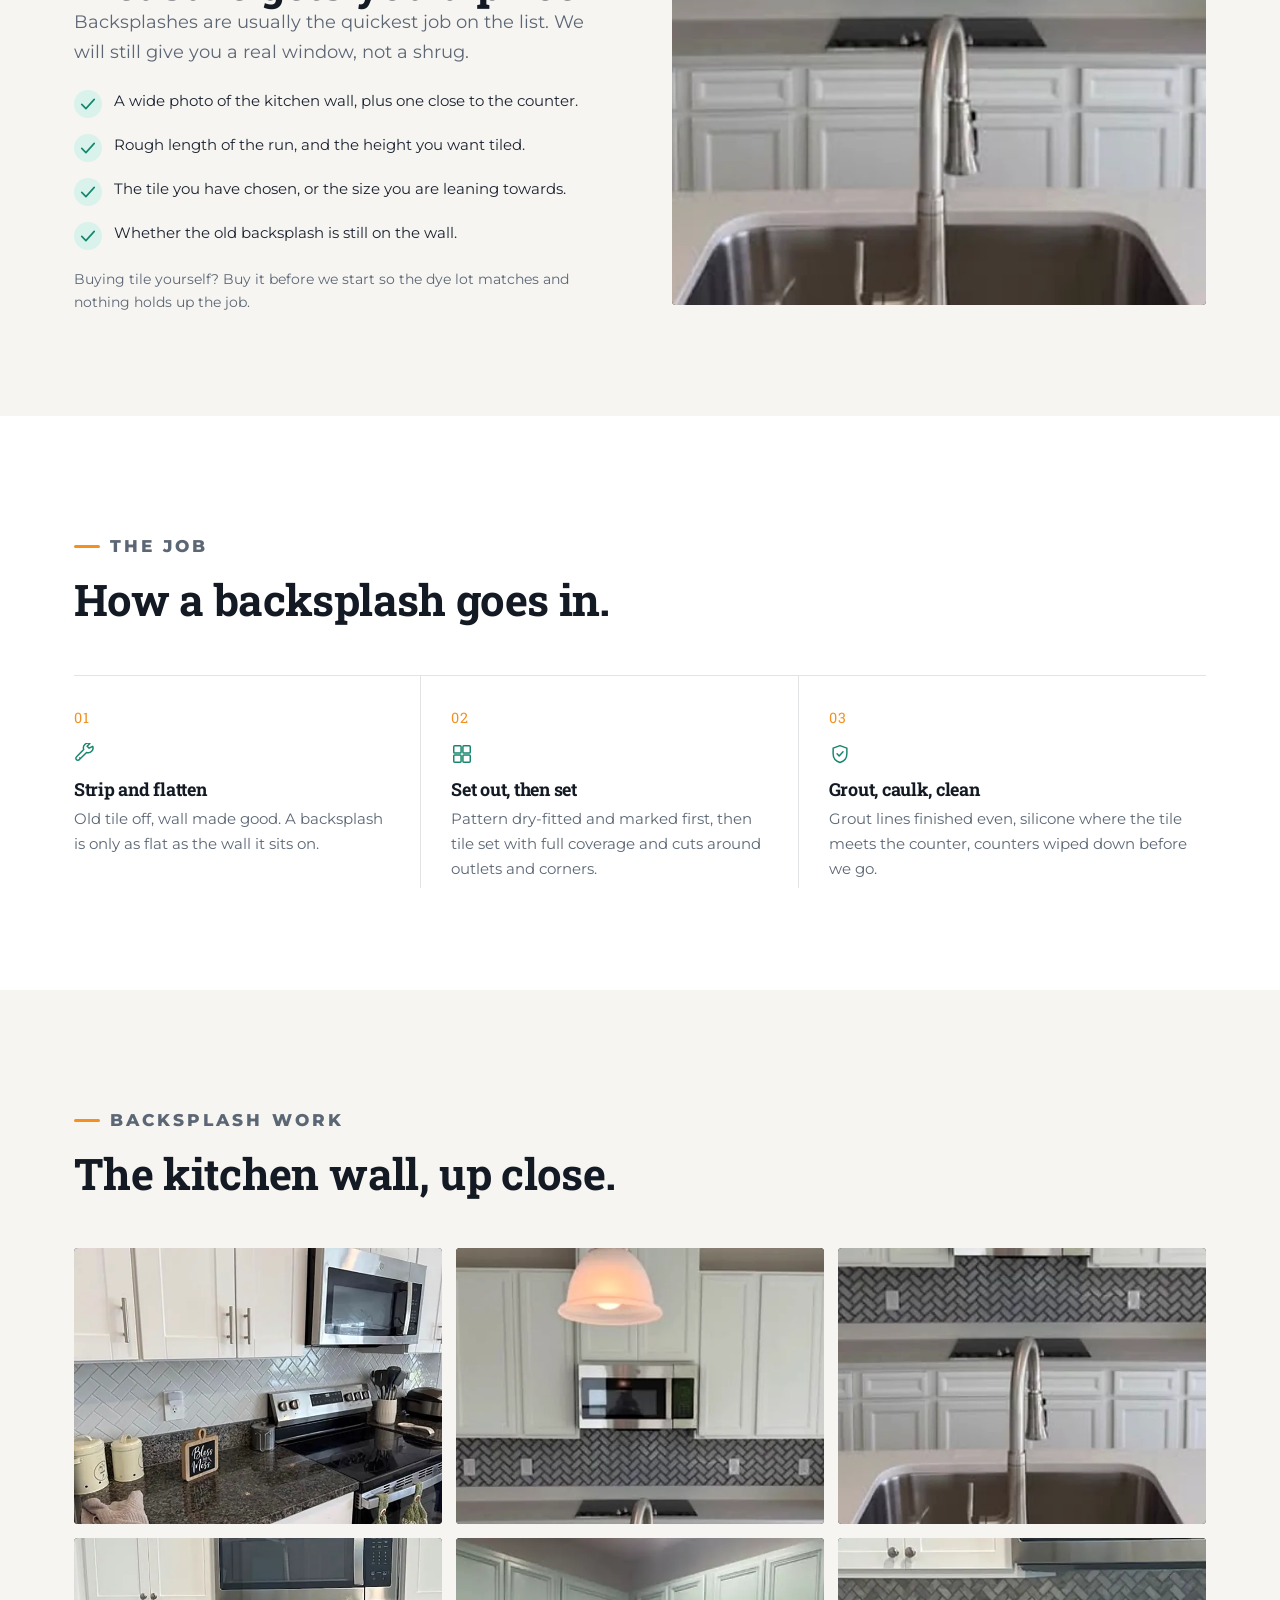
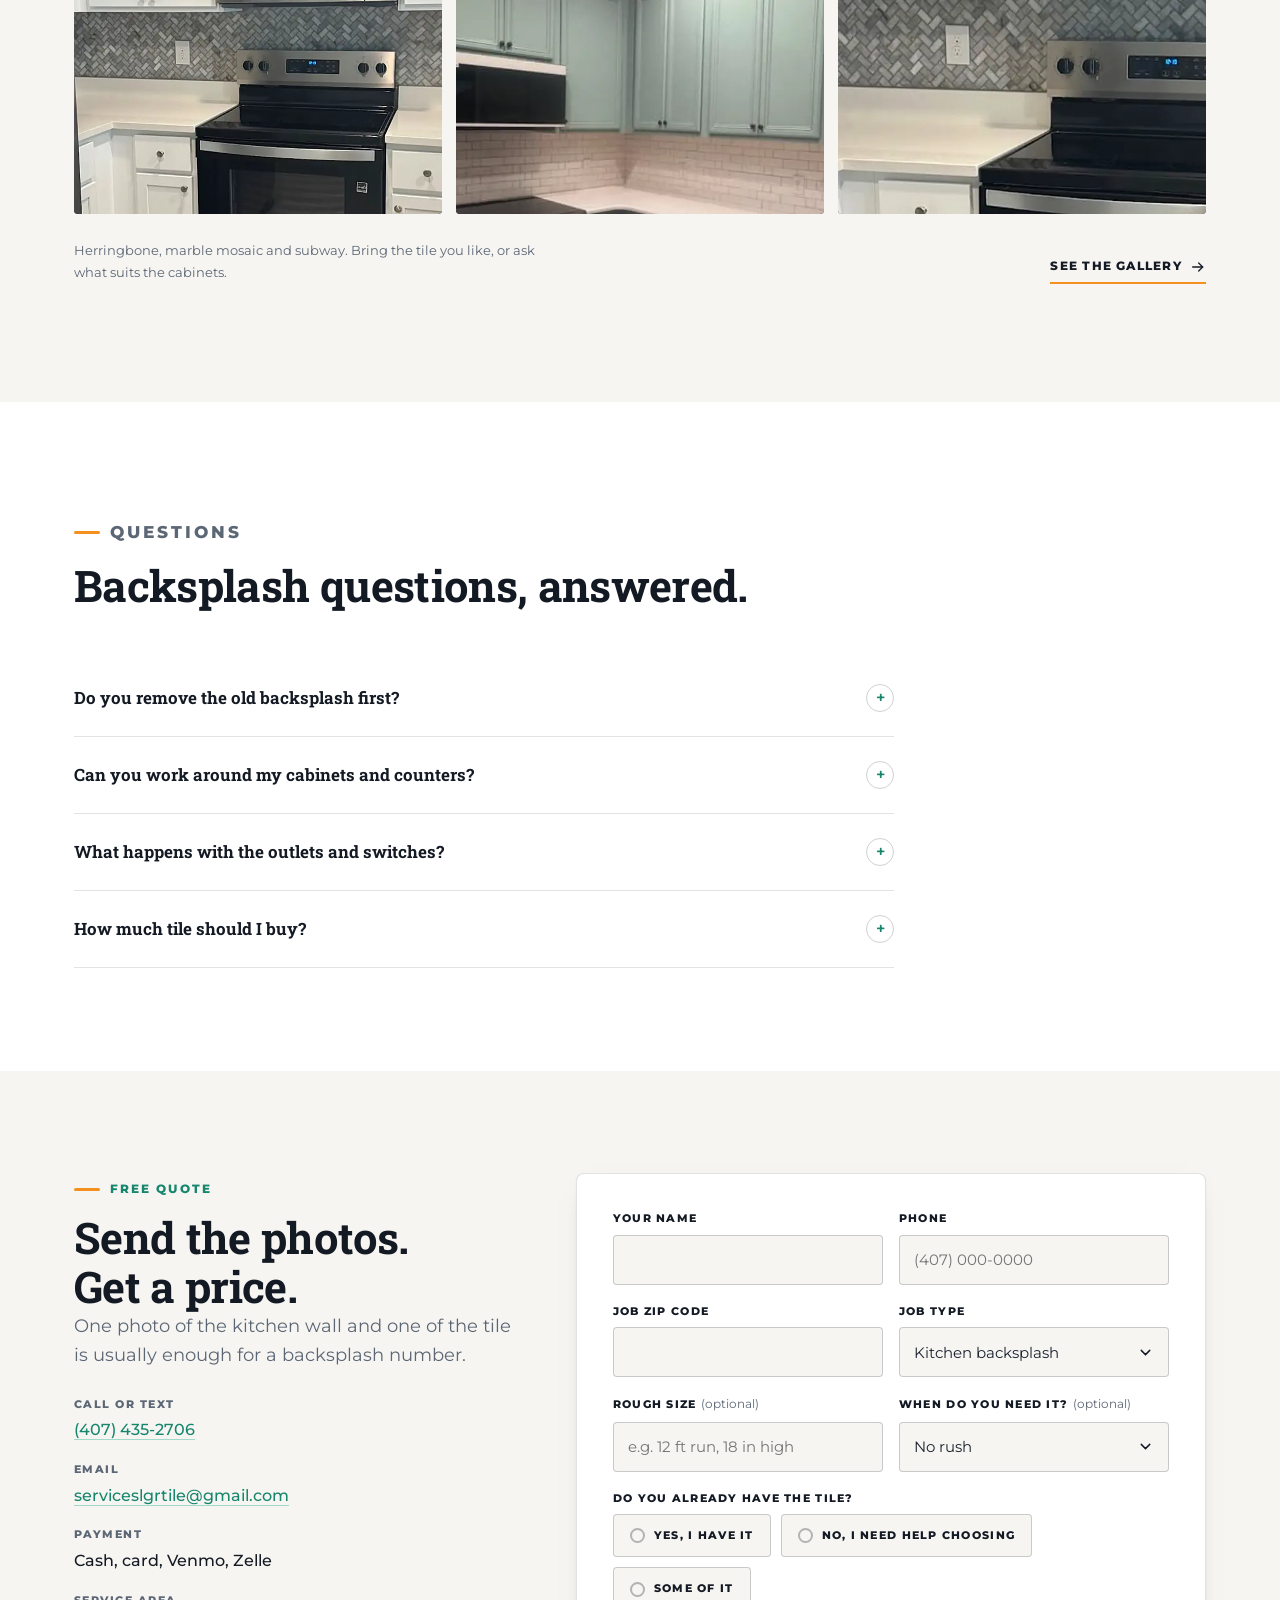
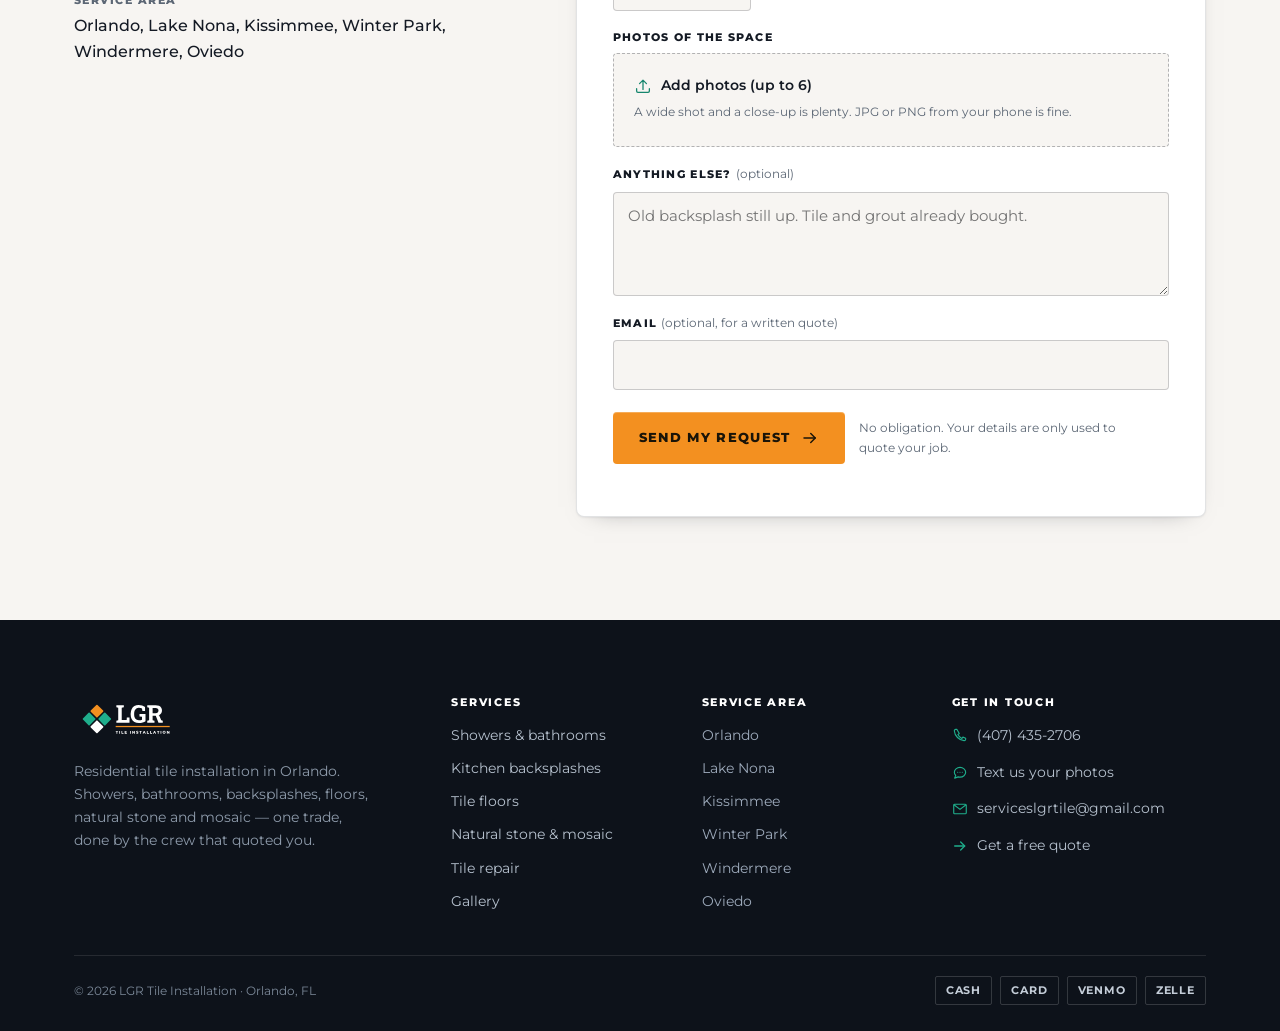
<file: backsplashes/index.html>
<!doctype html>
<html lang="en">
<head>
  <meta charset="utf-8">
  <meta name="viewport" content="width=device-width, initial-scale=1">
  <title>Kitchen Backsplash Installation in Orlando, FL | LGR Tile</title>
  <meta name="description" content="Kitchen backsplash tile in Orlando — subway, stacked, herringbone and mosaic, set by a specialist tile crew. Fast quotes from photos, 4.9 stars on Thumbtack.">
  <link rel="canonical" href="https://lgrtileorlando.com/backsplashes/">
  <meta name="theme-color" content="#141a24">
  <link rel="icon" href="/assets/favicon.svg" type="image/svg+xml">
  <meta property="og:type" content="website">
  <meta property="og:site_name" content="LGR Tile Installation">
  <meta property="og:title" content="Kitchen Backsplash Installation in Orlando, FL | LGR Tile">
  <meta property="og:description" content="Subway, stacked, herringbone or mosaic — backsplashes set by a tile specialist in Orlando.">
  <meta property="og:url" content="https://lgrtileorlando.com/backsplashes/">
  <meta property="og:image" content="https://lgrtileorlando.com/assets/og.png">
  <meta name="twitter:card" content="summary_large_image">
  <link rel="preload" href="/assets/fonts/roboto-slab-var.woff2" as="font" type="font/woff2" crossorigin>
  <link rel="preload" href="/assets/fonts/montserrat-var.woff2" as="font" type="font/woff2" crossorigin>
  <link rel="stylesheet" href="/assets/styles.css">
  <link rel="stylesheet" href="/assets/pages.css">
  <link rel="stylesheet" href="/assets/motion.css">
  <script>document.documentElement.classList.add('js');</script>
  <script type="application/ld+json">
  {
    "@context": "https://schema.org",
    "@graph": [
      {
        "@type": "Service",
        "name": "Kitchen backsplash installation",
        "serviceType": "Kitchen backsplash tile installation",
        "provider": { "@type": "HomeAndConstructionBusiness", "name": "LGR Tile Installation", "telephone": "+1-407-435-2706", "url": "https://lgrtileorlando.com/" },
        "areaServed": [
          { "@type": "City", "name": "Orlando" },
          { "@type": "City", "name": "Lake Nona" },
          { "@type": "City", "name": "Kissimmee" },
          { "@type": "City", "name": "Winter Park" },
          { "@type": "City", "name": "Windermere" },
          { "@type": "City", "name": "Oviedo" }
        ],
        "url": "https://lgrtileorlando.com/backsplashes/"
      },
      {
        "@type": "BreadcrumbList",
        "itemListElement": [
          { "@type": "ListItem", "position": 1, "name": "Home", "item": "https://lgrtileorlando.com/" },
          { "@type": "ListItem", "position": 2, "name": "Backsplashes", "item": "https://lgrtileorlando.com/backsplashes/" }
        ]
      },
      {
        "@type": "FAQPage",
        "mainEntity": [
          {
            "@type": "Question",
            "name": "Do you remove the old backsplash first?",
            "acceptedAnswer": { "@type": "Answer", "text": "Yes. Old tile and adhesive come off, the wall is made good, and the new tile goes onto a flat surface. Tiling straight over old tile is a false economy and we do not do it." }
          },
          {
            "@type": "Question",
            "name": "Can you work around my cabinets and counters?",
            "acceptedAnswer": { "@type": "Answer", "text": "That is the normal job. The backsplash is fitted between the counter and the upper cabinets, with the cuts made to whatever is already there." }
          },
          {
            "@type": "Question",
            "name": "What happens with the outlets and switches?",
            "acceptedAnswer": { "@type": "Answer", "text": "The cover plates come off so the tile can be cut around the boxes accurately, then they go back on. Anything electrical beyond the covers is your electrician's job, not ours." }
          },
          {
            "@type": "Question",
            "name": "How much tile should I buy?",
            "acceptedAnswer": { "@type": "Answer", "text": "Buy a little more than the math says. Once the run is measured we will tell you the number to order, including the waste for cuts and a couple of spares for later." }
          }
        ]
      }
    ]
  }
  </script>
</head>
<body>
  <a class="skip-link" href="#main">Skip to content</a>

  <header class="site-header">
    <div class="wrap">
      <a class="brand" href="/" aria-label="LGR Tile Installation — home">
        <img src="/assets/logo-header-dark.svg" alt="LGR Tile Installation" width="352" height="94">
      </a>
      <nav class="nav" id="site-nav" aria-label="Main">
        <a href="/">Home</a>
        <a href="/showers-bathrooms/">Showers &amp; bathrooms</a>
        <a href="/backsplashes/" aria-current="page">Backsplashes</a>
        <a href="/floors/">Floors</a>
        <a href="/gallery/">Gallery</a>
        <a class="nav-cta btn btn--accent btn--sm" href="/quote/">Get a free quote</a>
      </nav>
      <div class="header-actions">
        <a class="header-phone" href="tel:+14074352706" data-loc="header">
          <svg class="icon" aria-hidden="true"><use href="/assets/sprite.svg#i-phone"></use></svg>
          (407) 435-2706
        </a>
        <a class="btn btn--accent btn--sm" href="/quote/">Get a free quote</a>
      </div>
      <button class="nav-toggle" type="button" aria-expanded="false" aria-controls="site-nav" aria-label="Open menu">
        <svg class="icon icon-menu" aria-hidden="true"><use href="/assets/sprite.svg#i-menu"></use></svg>
        <svg class="icon icon-close" aria-hidden="true"><use href="/assets/sprite.svg#i-close"></use></svg>
      </button>
    </div>
  </header>

  <main id="main">

    <section class="page-hero page-hero--split">
      <div class="wrap">
        <div>
          <nav class="crumbs" aria-label="Breadcrumb">
            <a href="/">Home</a><span class="sep">/</span><span aria-current="page">Backsplashes</span>
          </nav>
          <h1>Kitchen backsplash tile in Orlando.</h1>
          <p>The job most homeowners call about first. It is also the fastest way to see how we work before trusting us with a shower.</p>
          <div class="page-hero-actions">
            <a class="btn btn--accent" href="#quote">Get a free quote <svg class="icon" aria-hidden="true"><use href="/assets/sprite.svg#i-arrow"></use></svg></a>
            <a class="btn btn--ghost-light" href="sms:+14074352706" data-loc="page-hero">
              <svg class="icon" aria-hidden="true"><use href="/assets/sprite.svg#i-chat"></use></svg>
              Text a photo
            </a>
          </div>
        </div>
        <figure class="shot has-photo shot--tall" data-photo="backsplash-hero" data-alt="Herringbone mosaic kitchen backsplash in a white kitchen">
          <span class="shot-label"><span class="tile-dot" aria-hidden="true"></span>Kitchen backsplash</span>
            <img class="photo" src="/assets/photos/kitchen-herringbone-wide.webp" alt="Herringbone mosaic kitchen backsplash in a white kitchen" width="900" height="619" fetchpriority="high" decoding="async">
          </figure>
      </div>
    </section>

    <section class="section">
      <div class="wrap">
        <div class="section-head reveal">
          <p class="eyebrow">Styles we install</p>
          <h2 class="h2">Pick a pattern. We&rsquo;ll handle the lines.</h2>
          <p>Most of the pattern is decided at the layout stage, before anything is stuck to the wall. That is where a backsplash either looks calm or looks busy.</p>
        </div>
        <div class="detail-grid">
          <article class="detail reveal">
            <h3>Subway &amp; stacked bond</h3>
            <p>The safe choice for a reason. Offsetting the joints softens a busy kitchen; stacked keeps it modern and horizontal.</p>
          </article>
          <article class="detail reveal">
            <h3>Herringbone &amp; chevron</h3>
            <p>More cuts, more waste, more time — and the pattern people notice from the doorway. Worth it in the right kitchen.</p>
          </article>
          <article class="detail reveal">
            <h3>Mosaic &amp; penny rounds</h3>
            <p>Sheet goods that follow the curve of a counter and hide the small irregularities of an older wall.</p>
          </article>
          <article class="detail reveal">
            <h3>Large-format &amp; slab</h3>
            <p>Fewer grout lines, a cleaner look. Needs a flat wall and a careful cut around outlets and the range hood.</p>
          </article>
          <article class="detail reveal">
            <h3>Full-height to the cabinets</h3>
            <p>Tile run all the way up between counter and uppers, including around a window if you have one.</p>
          </article>
          <article class="detail reveal detail--accent">
            <h3>Grout that stays put</h3>
            <p>Grout chosen for a kitchen wall — not the floor grout, and not something that stains the first time sauce splashes.</p>
          </article>
        </div>
      </div>
    </section>

    <section class="section section--paper">
      <div class="wrap split">
        <div class="reveal">
          <p class="eyebrow">Quoting a backsplash</p>
          <h2 class="h2">Three photos and a tape measure gets you a price.</h2>
          <p class="lede">Backsplashes are usually the quickest job on the list. We will still give you a real window, not a shrug.</p>
          <ul class="checks">
            <li><svg class="icon" aria-hidden="true"><use href="/assets/sprite.svg#i-check"></use></svg><span>A wide photo of the kitchen wall, plus one close to the counter.</span></li>
            <li><svg class="icon" aria-hidden="true"><use href="/assets/sprite.svg#i-check"></use></svg><span>Rough length of the run, and the height you want tiled.</span></li>
            <li><svg class="icon" aria-hidden="true"><use href="/assets/sprite.svg#i-check"></use></svg><span>The tile you have chosen, or the size you are leaning towards.</span></li>
            <li><svg class="icon" aria-hidden="true"><use href="/assets/sprite.svg#i-check"></use></svg><span>Whether the old backsplash is still on the wall.</span></li>
          </ul>
          <p class="area-note">Buying tile yourself? Buy it before we start so the dye lot matches and nothing holds up the job.</p>
        </div>
        <div class="split-media reveal">
          <figure class="shot has-photo shot--gold" data-photo="backsplash-styles" data-alt="Herringbone mosaic band above a kitchen counter">
            <span class="shot-label"><span class="tile-dot" aria-hidden="true"></span>Herringbone mosaic</span>
            <img class="photo" src="/assets/photos/kitchen-herringbone-detail.webp" alt="Herringbone mosaic band above a kitchen counter" width="700" height="525" loading="lazy" decoding="async">
          </figure>
        </div>
      </div>
    </section>

    <section class="section">
      <div class="wrap">
        <div class="section-head reveal">
          <p class="eyebrow">The job</p>
          <h2 class="h2">How a backsplash goes in.</h2>
        </div>
        <div class="steps">
          <article class="step reveal">
            <svg class="icon" aria-hidden="true"><use href="/assets/sprite.svg#i-repair"></use></svg>
            <h3>Strip and flatten</h3>
            <p>Old tile off, wall made good. A backsplash is only as flat as the wall it sits on.</p>
          </article>
          <article class="step reveal">
            <svg class="icon" aria-hidden="true"><use href="/assets/sprite.svg#i-tile"></use></svg>
            <h3>Set out, then set</h3>
            <p>Pattern dry-fitted and marked first, then tile set with full coverage and cuts around outlets and corners.</p>
          </article>
          <article class="step reveal">
            <svg class="icon" aria-hidden="true"><use href="/assets/sprite.svg#i-shield"></use></svg>
            <h3>Grout, caulk, clean</h3>
            <p>Grout lines finished even, silicone where the tile meets the counter, counters wiped down before we go.</p>
          </article>
        </div>
      </div>
    </section>

    <section class="section section--paper">
      <div class="wrap">
        <div class="section-head reveal">
          <p class="eyebrow">Backsplash work</p>
          <h2 class="h2">The kitchen wall, up close.</h2>
        </div>
        <div class="gallery-grid">
          <figure class="shot has-photo" data-photo="bs-1" data-alt="White herringbone tile backsplash above a granite counter"><span class="shot-label"><span class="tile-dot" aria-hidden="true"></span>White herringbone</span>
            <img class="photo" src="/assets/photos/kitchen-herringbone-white.webp" alt="White herringbone tile backsplash above a granite counter" width="720" height="540" loading="lazy" decoding="async">
          </figure>
          <figure class="shot has-photo" data-photo="bs-2" data-alt="Herringbone mosaic across a full kitchen wall"><span class="shot-label"><span class="tile-dot" aria-hidden="true"></span>Herringbone wall</span>
            <img class="photo" src="/assets/photos/kitchen-herringbone-43.webp" alt="Herringbone mosaic across a full kitchen wall" width="720" height="540" loading="lazy" decoding="async">
          </figure>
          <figure class="shot has-photo shot--gold" data-photo="bs-3" data-alt="Herringbone tile band between the counter and the upper cabinets"><span class="shot-label"><span class="tile-dot" aria-hidden="true"></span>Tile detail</span>
            <img class="photo" src="/assets/photos/kitchen-herringbone-detail.webp" alt="Herringbone tile band between the counter and the upper cabinets" width="700" height="525" loading="lazy" decoding="async">
          </figure>
          <figure class="shot has-photo" data-photo="bs-4" data-alt="Dark herringbone marble mosaic behind a black range"><span class="shot-label"><span class="tile-dot" aria-hidden="true"></span>Marble mosaic</span>
            <img class="photo" src="/assets/photos/kitchen-mosaic-dark.webp" alt="Dark herringbone marble mosaic behind a black range" width="720" height="540" loading="lazy" decoding="async">
          </figure>
          <figure class="shot has-photo" data-photo="bs-5" data-alt="White subway tile beneath pale green cabinets"><span class="shot-label"><span class="tile-dot" aria-hidden="true"></span>Subway</span>
            <img class="photo" src="/assets/photos/kitchen-subway-green.webp" alt="White subway tile beneath pale green cabinets" width="720" height="540" loading="lazy" decoding="async">
          </figure>
          <figure class="shot has-photo" data-photo="bs-6" data-alt="Herringbone marble mosaic up close beside a range and counter"><span class="shot-label"><span class="tile-dot" aria-hidden="true"></span>Mosaic detail</span>
            <img class="photo" src="/assets/photos/kitchen-mosaic-detail.webp" alt="Herringbone marble mosaic up close beside a range and counter" width="720" height="540" loading="lazy" decoding="async">
          </figure>
        </div>
        <div class="work-foot">
          <p class="work-note">Herringbone, marble mosaic and subway. Bring the tile you like, or ask what suits the cabinets.</p>
          <a class="text-link" href="/gallery/">See the gallery <svg class="icon" aria-hidden="true"><use href="/assets/sprite.svg#i-arrow"></use></svg></a>
        </div>
      </div>
    </section>

    <section class="section">
      <div class="wrap">
        <div class="section-head reveal">
          <p class="eyebrow">Questions</p>
          <h2 class="h2">Backsplash questions, answered.</h2>
        </div>
        <div class="faq reveal">
          <details>
            <summary>Do you remove the old backsplash first?</summary>
            <div class="faq-body"><p>Yes. Old tile and adhesive come off, the wall is made good, and the new tile goes onto a flat surface. Tiling straight over old tile is a false economy and we do not do it.</p></div>
          </details>
          <details>
            <summary>Can you work around my cabinets and counters?</summary>
            <div class="faq-body"><p>That is the normal job. The backsplash is fitted between the counter and the upper cabinets, with the cuts made to whatever is already there.</p></div>
          </details>
          <details>
            <summary>What happens with the outlets and switches?</summary>
            <div class="faq-body"><p>The cover plates come off so the tile can be cut around the boxes accurately, then they go back on. Anything electrical beyond the covers is your electrician&rsquo;s job, not ours.</p></div>
          </details>
          <details>
            <summary>How much tile should I buy?</summary>
            <div class="faq-body"><p>Buy a little more than the math says. Once the run is measured we will tell you the number to order, including the waste for cuts and a couple of spares for later.</p></div>
          </details>
        </div>
      </div>
    </section>

    <section class="section section--paper" id="quote">
      <div class="wrap">
        <div class="quote-shell">
          <div class="quote-aside reveal">
            <p class="eyebrow">Free quote</p>
            <h2 class="h2">Send the photos. Get a price.</h2>
            <p class="lede">One photo of the kitchen wall and one of the tile is usually enough for a backsplash number.</p>
            <dl>
              <div><dt>Call or text</dt><dd><a href="tel:+14074352706" data-loc="quote-aside">(407) 435-2706</a></dd></div>
              <div><dt>Email</dt><dd><a href="mailto:serviceslgrtile@gmail.com">serviceslgrtile@gmail.com</a></dd></div>
              <div><dt>Payment</dt><dd>Cash, card, Venmo, Zelle</dd></div>
              <div><dt>Service area</dt><dd>Orlando, Lake Nona, Kissimmee, Winter Park, Windermere, Oviedo</dd></div>
            </dl>
          </div>

          <form class="form-card reveal" data-quote-form novalidate>
            <div class="form-grid">
              <div class="field">
                <label for="name">Your name</label>
                <input id="name" name="name" type="text" autocomplete="name" required>
                <span class="field-error" aria-live="polite"></span>
              </div>
              <div class="field">
                <label for="phone">Phone</label>
                <input id="phone" name="phone" type="tel" inputmode="tel" autocomplete="tel" placeholder="(407) 000-0000" required>
                <span class="field-error" aria-live="polite"></span>
              </div>
              <div class="field">
                <label for="zip">Job ZIP code</label>
                <input id="zip" name="zip" type="text" inputmode="numeric" maxlength="5" autocomplete="postal-code" required>
                <span class="field-error" aria-live="polite"></span>
              </div>
              <div class="field">
                <label for="jobType">Job type</label>
                <select id="jobType" name="jobType" required>
                  <option>Shower</option>
                  <option>Bathroom floor or walls</option>
                  <option selected>Kitchen backsplash</option>
                  <option>Tile floor</option>
                  <option>Natural stone or mosaic</option>
                  <option>Tile repair or matching</option>
                  <option>Not sure yet</option>
                </select>
                <span class="field-error" aria-live="polite"></span>
              </div>
              <div class="field">
                <label for="size">Rough size <span class="hint">(optional)</span></label>
                <input id="size" name="size" type="text" placeholder="e.g. 12 ft run, 18 in high">
              </div>
              <div class="field">
                <label for="timing">When do you need it? <span class="hint">(optional)</span></label>
                <select id="timing" name="timing">
                  <option value="">No rush</option>
                  <option>As soon as possible</option>
                  <option>Within a month</option>
                  <option>One to three months</option>
                  <option>Just planning and pricing</option>
                </select>
              </div>
              <div class="field field--full" data-group="haveTile">
                <label id="haveTileLabelB">Do you already have the tile?</label>
                <div class="choice-row" role="radiogroup" aria-labelledby="haveTileLabelB">
                  <label class="choice"><input type="radio" name="haveTile" value="Yes"><span>Yes, I have it</span></label>
                  <label class="choice"><input type="radio" name="haveTile" value="No"><span>No, I need help choosing</span></label>
                  <label class="choice"><input type="radio" name="haveTile" value="Partly"><span>Some of it</span></label>
                </div>
                <span class="field-error" aria-live="polite"></span>
              </div>
              <div class="field field--full">
                <label for="photos">Photos of the space</label>
                <span class="file-drop">
                  <input id="photos" name="photos" type="file" accept="image/*" multiple>
                  <span class="file-title"><svg class="icon" aria-hidden="true"><use href="/assets/sprite.svg#i-upload"></use></svg>Add photos (up to 6)</span>
                  <span class="file-hint">A wide shot and a close-up is plenty. JPG or PNG from your phone is fine.</span>
                  <span class="file-list" aria-live="polite"></span>
                </span>
              </div>
              <div class="field field--full">
                <label for="message">Anything else? <span class="hint">(optional)</span></label>
                <textarea id="message" name="message" placeholder="Old backsplash still up. Tile and grout already bought."></textarea>
              </div>
              <div class="field field--full">
                <label for="email">Email <span class="hint">(optional, for a written quote)</span></label>
                <input id="email" name="email" type="email" autocomplete="email">
                <span class="field-error" aria-live="polite"></span>
              </div>
              <div class="hp-field" aria-hidden="true">
                <label for="company_website">Leave this empty</label>
                <input id="company_website" name="company_website" type="text" tabindex="-1" autocomplete="off">
              </div>
            </div>
            <div class="form-foot">
              <button class="btn btn--accent" type="submit">Send my request <svg class="icon" aria-hidden="true"><use href="/assets/sprite.svg#i-arrow"></use></svg></button>
              <p class="form-note">No obligation. Your details are only used to quote your job.</p>
            </div>
            <p class="form-status" role="status" aria-live="polite"></p>
          </form>
        </div>
      </div>
    </section>

  </main>

  <footer class="site-footer">
    <div class="wrap">
      <div class="footer-grid">
        <div class="footer-brand">
          <img src="/assets/logo-dark.svg" alt="LGR Tile Installation" width="499" height="220">
          <p>Residential tile installation in Orlando. Showers, bathrooms, backsplashes, floors, natural stone and mosaic — one trade, done by the crew that quoted you.</p>
        </div>
        <div>
          <h4>Services</h4>
          <ul>
            <li><a href="/showers-bathrooms/">Showers &amp; bathrooms</a></li>
            <li><a href="/backsplashes/">Kitchen backsplashes</a></li>
            <li><a href="/floors/">Tile floors</a></li>
            <li><a href="/floors/#stone">Natural stone &amp; mosaic</a></li>
            <li><a href="/quote/#repair">Tile repair</a></li>
            <li><a href="/gallery/">Gallery</a></li>
          </ul>
        </div>
        <div>
          <h4>Service area</h4>
          <ul>
            <li>Orlando</li>
            <li>Lake Nona</li>
            <li>Kissimmee</li>
            <li>Winter Park</li>
            <li>Windermere</li>
            <li>Oviedo</li>
          </ul>
        </div>
        <div class="footer-contact">
          <h4>Get in touch</h4>
          <ul>
            <li><a href="tel:+14074352706" data-loc="footer"><svg class="icon" aria-hidden="true"><use href="/assets/sprite.svg#i-phone"></use></svg>(407) 435-2706</a></li>
            <li><a href="sms:+14074352706" data-loc="footer"><svg class="icon" aria-hidden="true"><use href="/assets/sprite.svg#i-chat"></use></svg>Text us your photos</a></li>
            <li><a href="mailto:serviceslgrtile@gmail.com"><svg class="icon" aria-hidden="true"><use href="/assets/sprite.svg#i-mail"></use></svg>serviceslgrtile@gmail.com</a></li>
            <li><a href="/quote/"><svg class="icon" aria-hidden="true"><use href="/assets/sprite.svg#i-arrow"></use></svg>Get a free quote</a></li>
          </ul>
        </div>
      </div>
      <div class="footer-bottom">
        <p>&copy; <span id="year">2026</span> LGR Tile Installation &middot; Orlando, FL</p>
        <div class="pay-list"><span>Cash</span><span>Card</span><span>Venmo</span><span>Zelle</span></div>
      </div>
    </div>
  </footer>

  <div class="mobile-bar">
    <a class="bar-call" href="tel:+14074352706" data-loc="mobile-bar">
      <svg class="icon" aria-hidden="true"><use href="/assets/sprite.svg#i-phone"></use></svg>Call
    </a>
    <a class="bar-quote" href="/quote/">
      <svg class="icon" aria-hidden="true"><use href="/assets/sprite.svg#i-chat"></use></svg>Get a quote
    </a>
  </div>

  <script src="/assets/motion.js" defer></script>
  <script src="/assets/site.js" defer></script>
</body>
</html>
</file>
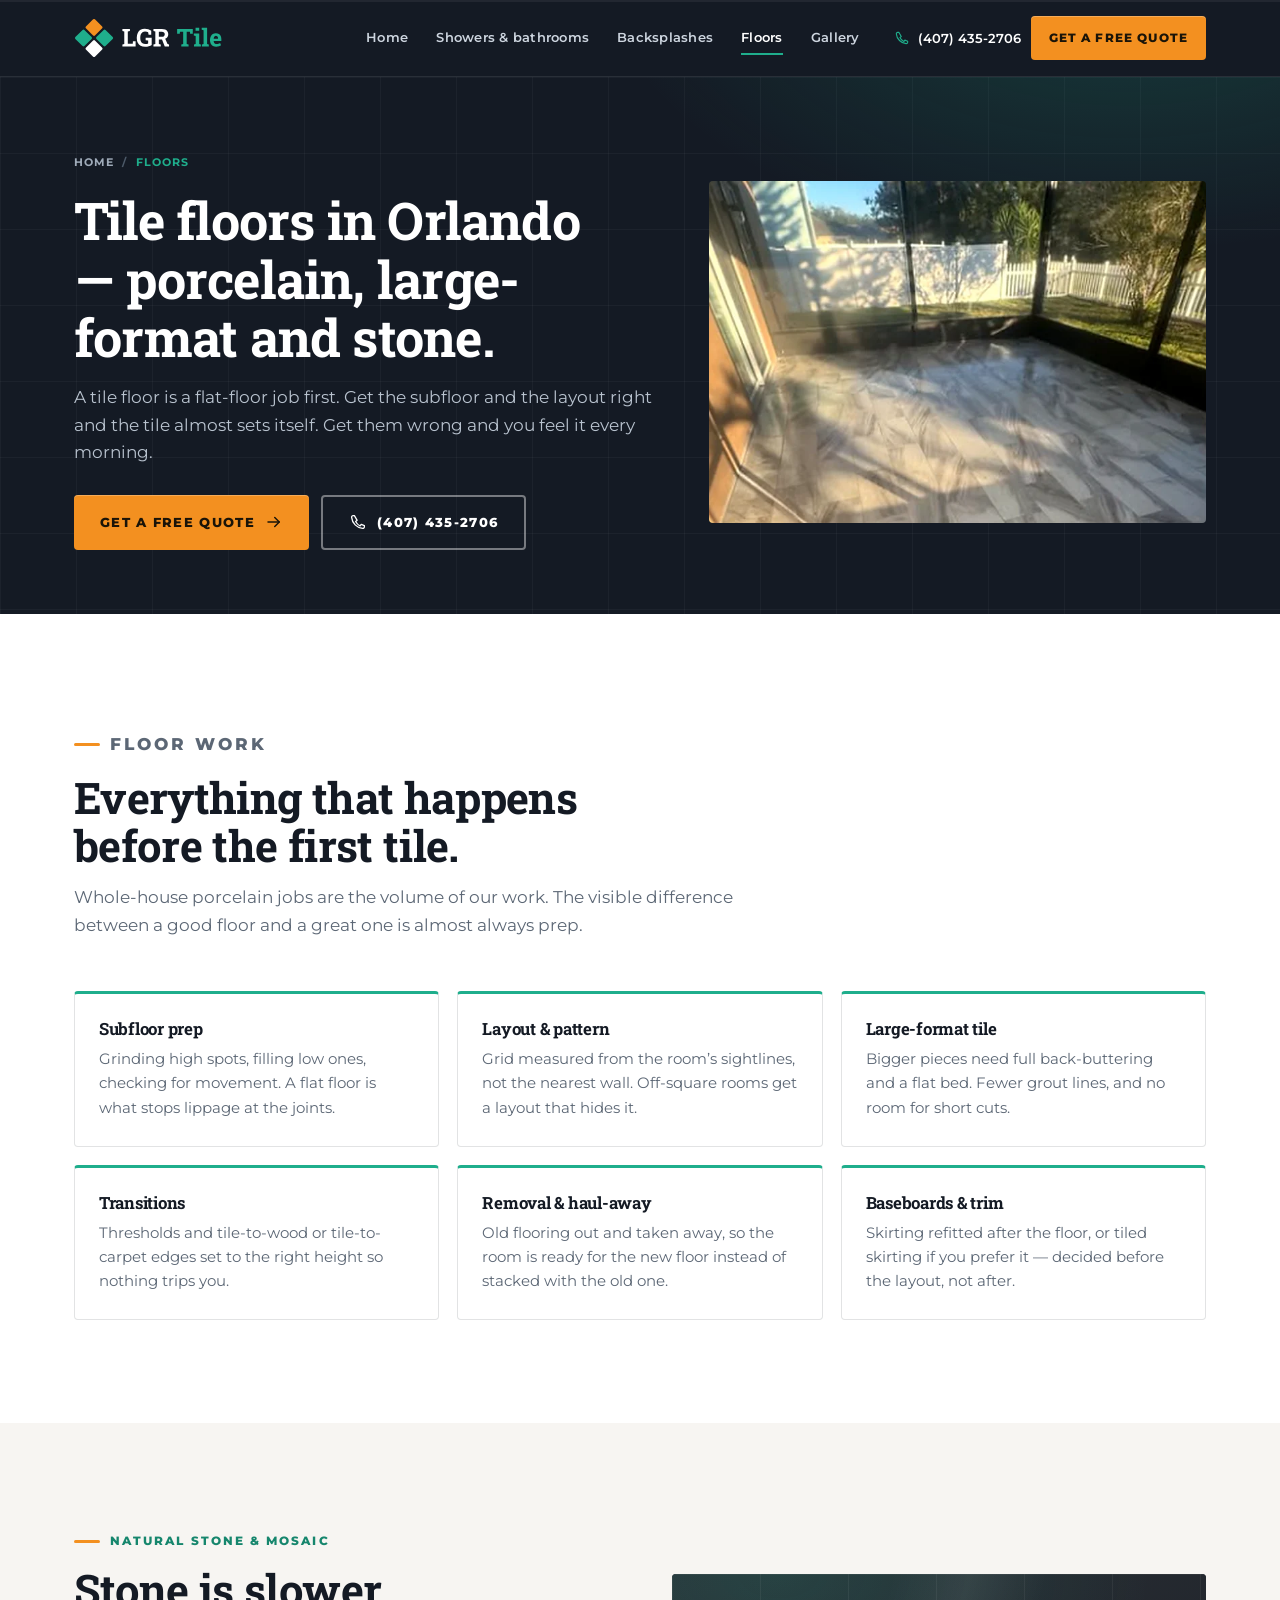
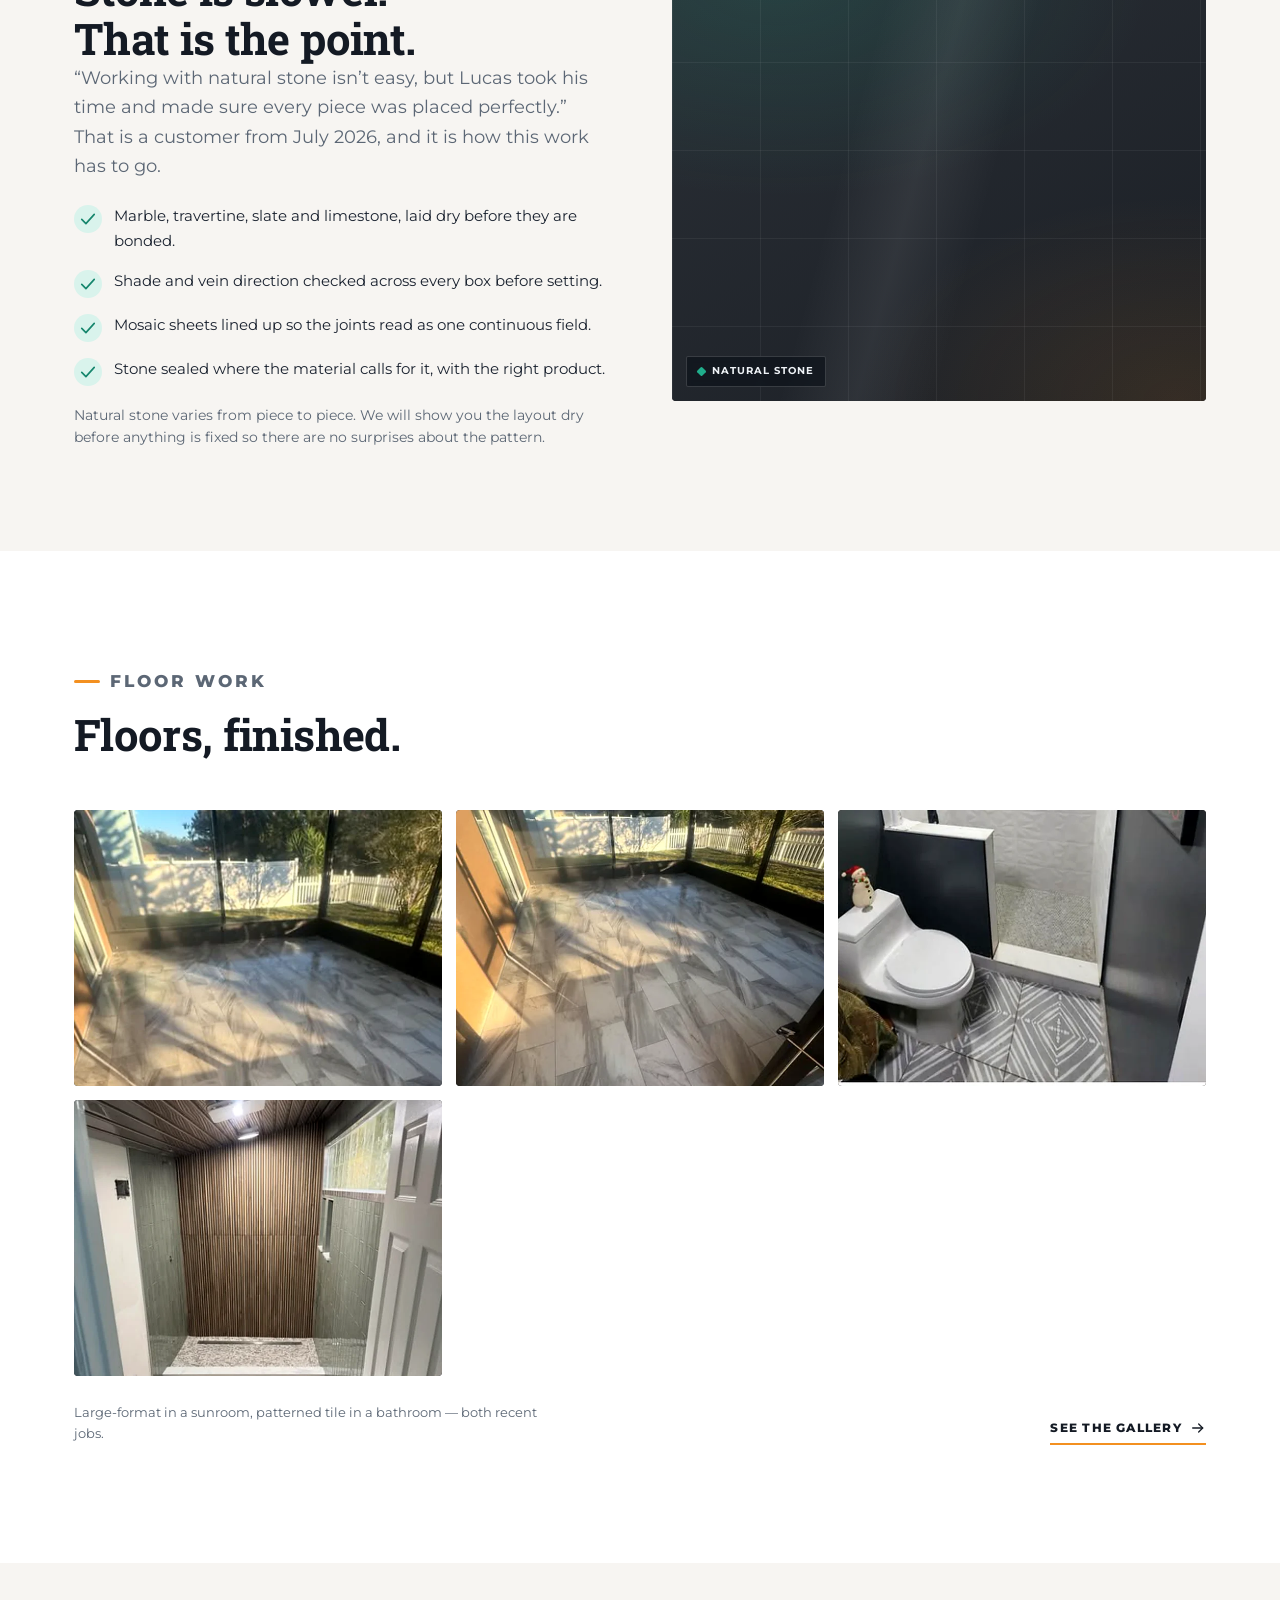
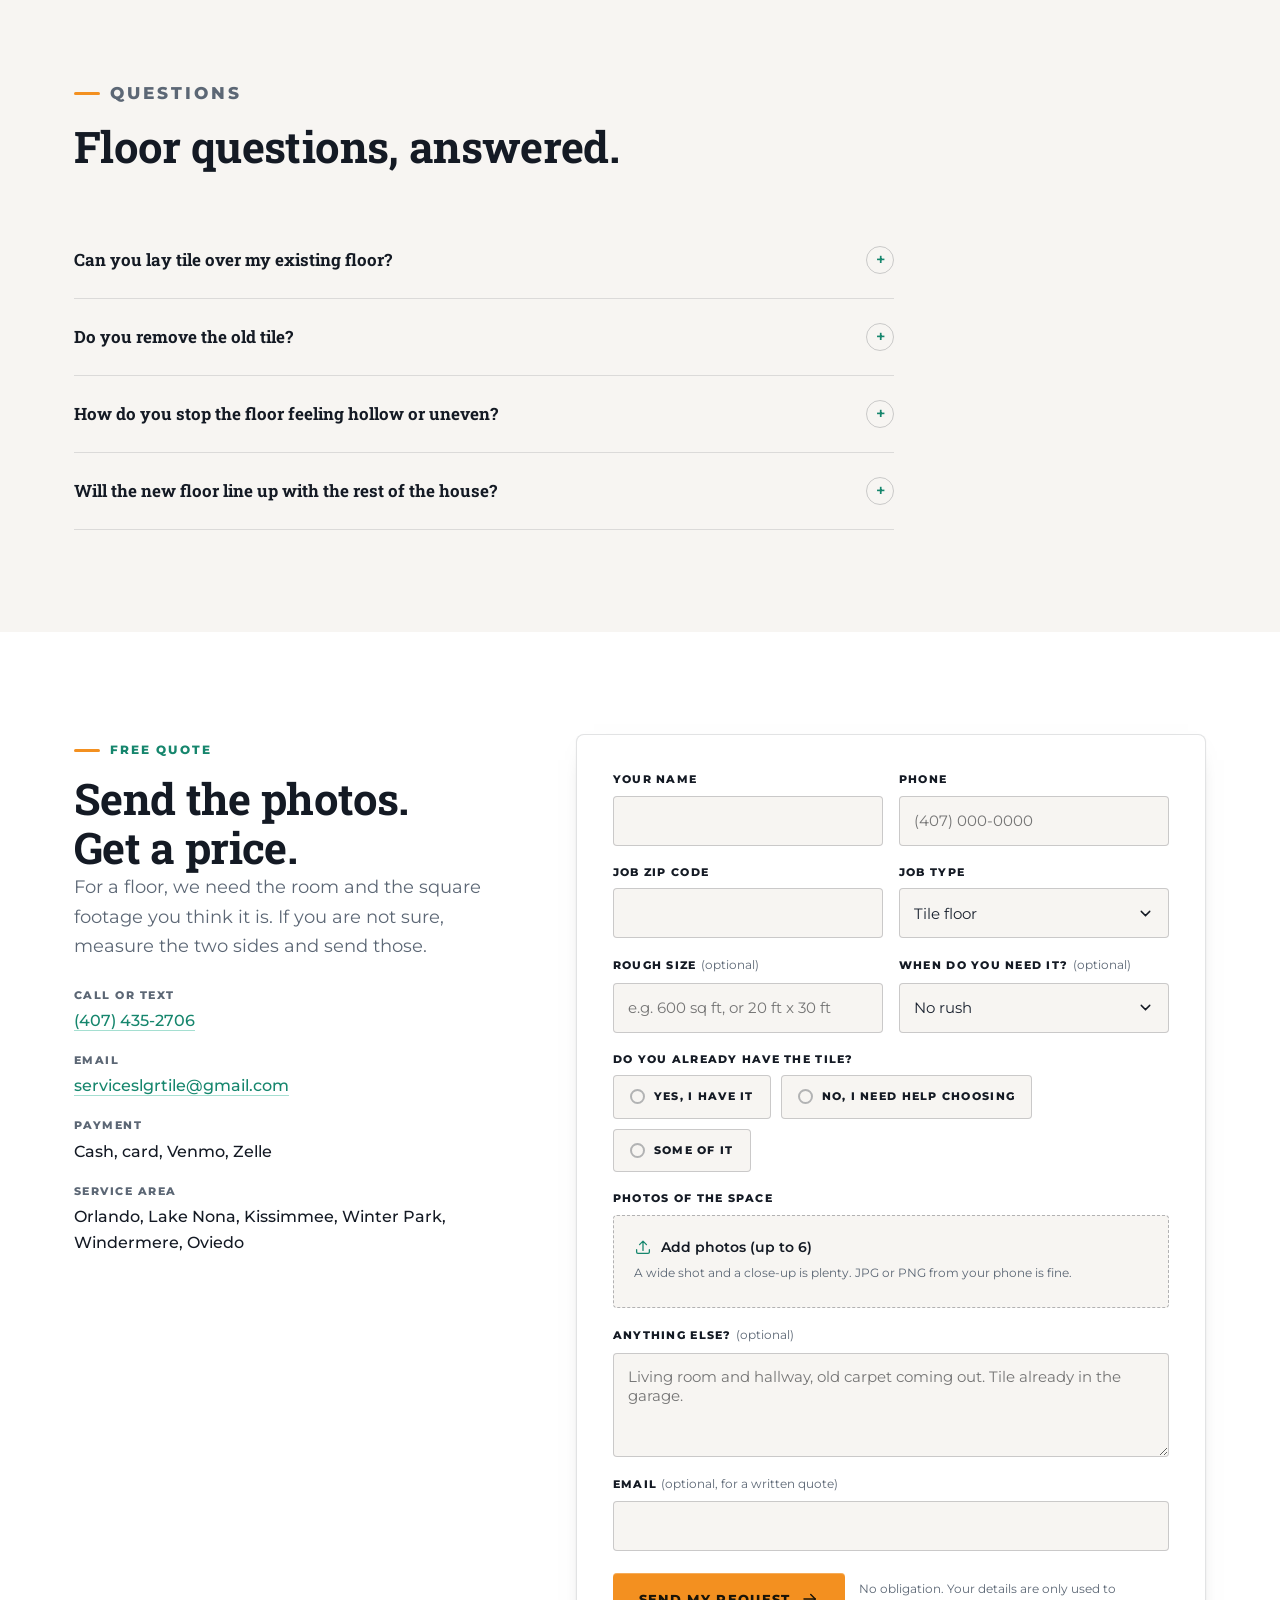
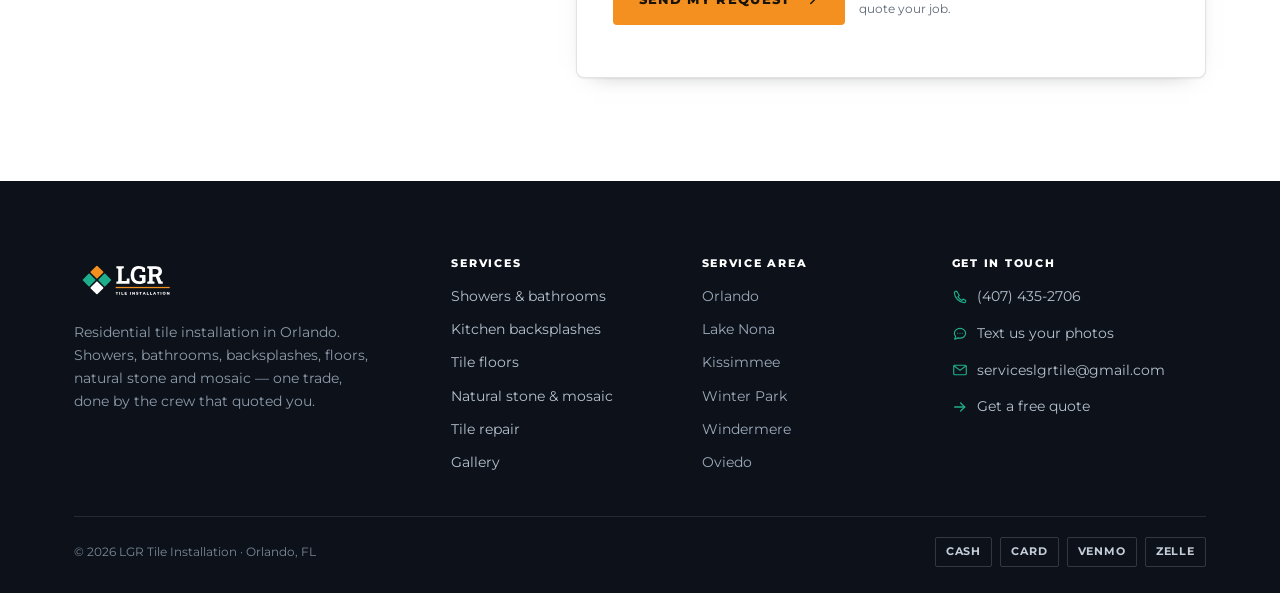
<file: floors/index.html>
<!doctype html>
<html lang="en">
<head>
  <meta charset="utf-8">
  <meta name="viewport" content="width=device-width, initial-scale=1">
  <title>Tile Floor Installation in Orlando, FL | LGR Tile</title>
  <meta name="description" content="Porcelain, large-format and natural stone tile floors in Orlando. Subfloor prep, layout and setting by a specialist tile crew. 4.9 stars on Thumbtack. Free quotes from photos.">
  <link rel="canonical" href="https://lgrtileorlando.com/floors/">
  <meta name="theme-color" content="#141a24">
  <link rel="icon" href="/assets/favicon.svg" type="image/svg+xml">
  <meta property="og:type" content="website">
  <meta property="og:site_name" content="LGR Tile Installation">
  <meta property="og:title" content="Tile Floor Installation in Orlando, FL | LGR Tile">
  <meta property="og:description" content="Porcelain, large-format and natural stone floors, set level and laid out properly. Orlando and the metro.">
  <meta property="og:url" content="https://lgrtileorlando.com/floors/">
  <meta property="og:image" content="https://lgrtileorlando.com/assets/og.png">
  <meta name="twitter:card" content="summary_large_image">
  <link rel="preload" href="/assets/fonts/roboto-slab-var.woff2" as="font" type="font/woff2" crossorigin>
  <link rel="preload" href="/assets/fonts/montserrat-var.woff2" as="font" type="font/woff2" crossorigin>
  <link rel="stylesheet" href="/assets/styles.css">
  <link rel="stylesheet" href="/assets/pages.css">
  <link rel="stylesheet" href="/assets/motion.css">
  <script>document.documentElement.classList.add('js');</script>
  <script type="application/ld+json">
  {
    "@context": "https://schema.org",
    "@graph": [
      {
        "@type": "Service",
        "name": "Tile floor installation",
        "serviceType": "Porcelain, large-format and natural stone tile floor installation",
        "provider": { "@type": "HomeAndConstructionBusiness", "name": "LGR Tile Installation", "telephone": "+1-407-435-2706", "url": "https://lgrtileorlando.com/" },
        "areaServed": [
          { "@type": "City", "name": "Orlando" },
          { "@type": "City", "name": "Lake Nona" },
          { "@type": "City", "name": "Kissimmee" },
          { "@type": "City", "name": "Winter Park" },
          { "@type": "City", "name": "Windermere" },
          { "@type": "City", "name": "Oviedo" }
        ],
        "url": "https://lgrtileorlando.com/floors/"
      },
      {
        "@type": "BreadcrumbList",
        "itemListElement": [
          { "@type": "ListItem", "position": 1, "name": "Home", "item": "https://lgrtileorlando.com/" },
          { "@type": "ListItem", "position": 2, "name": "Floors", "item": "https://lgrtileorlando.com/floors/" }
        ]
      },
      {
        "@type": "FAQPage",
        "mainEntity": [
          {
            "@type": "Question",
            "name": "Can you lay tile over my existing floor?",
            "acceptedAnswer": { "@type": "Answer", "text": "Sometimes — over a sound, flat slab or a well-bonded tile floor. If the existing surface is not flat or not stable, the new tile will fail no matter how good the setting is, so we check the floor first and tell you what it needs." }
          },
          {
            "@type": "Question",
            "name": "Do you remove the old tile?",
            "acceptedAnswer": { "@type": "Answer", "text": "Yes, demolition and haul-away are part of most floor jobs and are quoted as their own line so you can see what it costs." }
          },
          {
            "@type": "Question",
            "name": "How do you stop the floor feeling hollow or uneven?",
            "acceptedAnswer": { "@type": "Answer", "text": "Prep. High spots come down, low spots get filled, and the tile is set with full coverage rather than spotted at the corners. It is the least visible part of the job and the one you notice with bare feet." }
          },
          {
            "@type": "Question",
            "name": "Will the new floor line up with the rest of the house?",
            "acceptedAnswer": { "@type": "Answer", "text": "We set the height so thresholds and transitions sit flush, and we can match existing tile where the new floor meets it — the same job that got one customer's kitchen to line up exactly." }
          }
        ]
      }
    ]
  }
  </script>
</head>
<body>
  <a class="skip-link" href="#main">Skip to content</a>

  <header class="site-header">
    <div class="wrap">
      <a class="brand" href="/" aria-label="LGR Tile Installation — home">
        <img src="/assets/logo-header-dark.svg" alt="LGR Tile Installation" width="352" height="94">
      </a>
      <nav class="nav" id="site-nav" aria-label="Main">
        <a href="/">Home</a>
        <a href="/showers-bathrooms/">Showers &amp; bathrooms</a>
        <a href="/backsplashes/">Backsplashes</a>
        <a href="/floors/" aria-current="page">Floors</a>
        <a href="/gallery/">Gallery</a>
        <a class="nav-cta btn btn--accent btn--sm" href="/quote/">Get a free quote</a>
      </nav>
      <div class="header-actions">
        <a class="header-phone" href="tel:+14074352706" data-loc="header">
          <svg class="icon" aria-hidden="true"><use href="/assets/sprite.svg#i-phone"></use></svg>
          (407) 435-2706
        </a>
        <a class="btn btn--accent btn--sm" href="/quote/">Get a free quote</a>
      </div>
      <button class="nav-toggle" type="button" aria-expanded="false" aria-controls="site-nav" aria-label="Open menu">
        <svg class="icon icon-menu" aria-hidden="true"><use href="/assets/sprite.svg#i-menu"></use></svg>
        <svg class="icon icon-close" aria-hidden="true"><use href="/assets/sprite.svg#i-close"></use></svg>
      </button>
    </div>
  </header>

  <main id="main">

    <section class="page-hero page-hero--split">
      <div class="wrap">
        <div>
          <nav class="crumbs" aria-label="Breadcrumb">
            <a href="/">Home</a><span class="sep">/</span><span aria-current="page">Floors</span>
          </nav>
          <h1>Tile floors in Orlando — porcelain, large-format and stone.</h1>
          <p>A tile floor is a flat-floor job first. Get the subfloor and the layout right and the tile almost sets itself. Get them wrong and you feel it every morning.</p>
          <div class="page-hero-actions">
            <a class="btn btn--accent" href="#quote">Get a free quote <svg class="icon" aria-hidden="true"><use href="/assets/sprite.svg#i-arrow"></use></svg></a>
            <a class="btn btn--ghost-light" href="tel:+14074352706" data-loc="page-hero">
              <svg class="icon" aria-hidden="true"><use href="/assets/sprite.svg#i-phone"></use></svg>
              (407) 435-2706
            </a>
          </div>
        </div>
        <figure class="shot has-photo shot--tall" data-photo="floors-hero" data-alt="Large-format marble-look floor through a sunroom">
          <span class="shot-label"><span class="tile-dot" aria-hidden="true"></span>Porcelain floor</span>
            <img class="photo" src="/assets/photos/floor-sunroom-wide.webp" alt="Large-format marble-look floor through a sunroom" width="900" height="507" fetchpriority="high" decoding="async">
          </figure>
      </div>
    </section>

    <section class="section">
      <div class="wrap">
        <div class="section-head reveal">
          <p class="eyebrow">Floor work</p>
          <h2 class="h2">Everything that happens before the first tile.</h2>
          <p>Whole-house porcelain jobs are the volume of our work. The visible difference between a good floor and a great one is almost always prep.</p>
        </div>
        <div class="detail-grid">
          <article class="detail reveal">
            <h3>Subfloor prep</h3>
            <p>Grinding high spots, filling low ones, checking for movement. A flat floor is what stops lippage at the joints.</p>
          </article>
          <article class="detail reveal">
            <h3>Layout &amp; pattern</h3>
            <p>Grid measured from the room&rsquo;s sightlines, not the nearest wall. Off-square rooms get a layout that hides it.</p>
          </article>
          <article class="detail reveal">
            <h3>Large-format tile</h3>
            <p>Bigger pieces need full back-buttering and a flat bed. Fewer grout lines, and no room for short cuts.</p>
          </article>
          <article class="detail reveal">
            <h3>Transitions</h3>
            <p>Thresholds and tile-to-wood or tile-to-carpet edges set to the right height so nothing trips you.</p>
          </article>
          <article class="detail reveal">
            <h3>Removal &amp; haul-away</h3>
            <p>Old flooring out and taken away, so the room is ready for the new floor instead of stacked with the old one.</p>
          </article>
          <article class="detail reveal">
            <h3>Baseboards &amp; trim</h3>
            <p>Skirting refitted after the floor, or tiled skirting if you prefer it — decided before the layout, not after.</p>
          </article>
        </div>
      </div>
    </section>

    <section class="section section--paper" id="stone">
      <div class="wrap split">
        <div class="reveal">
          <p class="eyebrow">Natural stone &amp; mosaic</p>
          <h2 class="h2">Stone is slower. That is the point.</h2>
          <p class="lede">&ldquo;Working with natural stone isn&rsquo;t easy, but Lucas took his time and made sure every piece was placed perfectly.&rdquo; That is a customer from July 2026, and it is how this work has to go.</p>
          <ul class="checks">
            <li><svg class="icon" aria-hidden="true"><use href="/assets/sprite.svg#i-check"></use></svg><span>Marble, travertine, slate and limestone, laid dry before they are bonded.</span></li>
            <li><svg class="icon" aria-hidden="true"><use href="/assets/sprite.svg#i-check"></use></svg><span>Shade and vein direction checked across every box before setting.</span></li>
            <li><svg class="icon" aria-hidden="true"><use href="/assets/sprite.svg#i-check"></use></svg><span>Mosaic sheets lined up so the joints read as one continuous field.</span></li>
            <li><svg class="icon" aria-hidden="true"><use href="/assets/sprite.svg#i-check"></use></svg><span>Stone sealed where the material calls for it, with the right product.</span></li>
          </ul>
          <p class="area-note">Natural stone varies from piece to piece. We will show you the layout dry before anything is fixed so there are no surprises about the pattern.</p>
        </div>
        <div class="split-media reveal">
          <figure class="shot shot--stone" data-photo="floors-stone" data-alt="Natural stone floor">
            <span class="shot-label"><span class="tile-dot" aria-hidden="true"></span>Natural stone</span>
          </figure>
        </div>
      </div>
    </section>

    <section class="section">
      <div class="wrap">
        <div class="section-head reveal">
          <p class="eyebrow">Floor work</p>
          <h2 class="h2">Floors, finished.</h2>
        </div>
        <div class="gallery-grid">
          <figure class="shot has-photo" data-photo="fl-1" data-alt="Large-format marble-look floor through a sunroom"><span class="shot-label"><span class="tile-dot" aria-hidden="true"></span>Large format</span>
            <img class="photo" src="/assets/photos/floor-sunroom-wide.webp" alt="Large-format marble-look floor through a sunroom" width="900" height="507" loading="lazy" decoding="async">
          </figure>
          <figure class="shot has-photo" data-photo="fl-2" data-alt="Marble-look floor tile and expansion joint at a glass door"><span class="shot-label"><span class="tile-dot" aria-hidden="true"></span>Floor detail</span>
            <img class="photo" src="/assets/photos/floor-sunroom-43.webp" alt="Marble-look floor tile and expansion joint at a glass door" width="720" height="540" loading="lazy" decoding="async">
          </figure>
          <figure class="shot has-photo shot--gold" data-photo="fl-3" data-alt="Bathroom floor in patterned tile beside a tiled shower"><span class="shot-label"><span class="tile-dot" aria-hidden="true"></span>Bathroom floor</span>
            <img class="photo" src="/assets/photos/bathroom-floor-detail.webp" alt="Bathroom floor in patterned tile beside a tiled shower" width="720" height="540" loading="lazy" decoding="async">
          </figure>
          <figure class="shot has-photo shot--stone" data-photo="fl-4" data-alt="Bathroom with wood-look tiled ceiling and stone-look floor tile"><span class="shot-label"><span class="tile-dot" aria-hidden="true"></span>Wood-look ceiling</span>
            <img class="photo" src="/assets/photos/bathroom-wood-ceiling.webp" alt="Bathroom with wood-look tiled ceiling and stone-look floor tile" width="720" height="540" loading="lazy" decoding="async">
          </figure>
        </div>
        <div class="work-foot">
          <p class="work-note">Large-format in a sunroom, patterned tile in a bathroom — both recent jobs.</p>
          <a class="text-link" href="/gallery/">See the gallery <svg class="icon" aria-hidden="true"><use href="/assets/sprite.svg#i-arrow"></use></svg></a>
        </div>
      </div>
    </section>

    <section class="section section--paper">
      <div class="wrap">
        <div class="section-head reveal">
          <p class="eyebrow">Questions</p>
          <h2 class="h2">Floor questions, answered.</h2>
        </div>
        <div class="faq reveal">
          <details>
            <summary>Can you lay tile over my existing floor?</summary>
            <div class="faq-body"><p>Sometimes — over a sound, flat slab or a well-bonded tile floor. If the existing surface is not flat or not stable, the new tile will fail no matter how good the setting is, so we check the floor first and tell you what it needs.</p></div>
          </details>
          <details>
            <summary>Do you remove the old tile?</summary>
            <div class="faq-body"><p>Yes. Demolition and haul-away are part of most floor jobs, and they are quoted as their own line so you can see what it costs.</p></div>
          </details>
          <details>
            <summary>How do you stop the floor feeling hollow or uneven?</summary>
            <div class="faq-body"><p>Prep. High spots come down, low spots get filled, and the tile is set with full coverage rather than spotted at the corners. It is the least visible part of the job and the one you notice with bare feet.</p></div>
          </details>
          <details>
            <summary>Will the new floor line up with the rest of the house?</summary>
            <div class="faq-body"><p>We set the height so thresholds and transitions sit flush, and we can match existing tile where the new floor meets it — the same job that got one customer&rsquo;s kitchen to line up exactly.</p></div>
          </details>
        </div>
      </div>
    </section>

    <section class="section" id="quote">
      <div class="wrap">
        <div class="quote-shell">
          <div class="quote-aside reveal">
            <p class="eyebrow">Free quote</p>
            <h2 class="h2">Send the photos. Get a price.</h2>
            <p class="lede">For a floor, we need the room and the square footage you think it is. If you are not sure, measure the two sides and send those.</p>
            <dl>
              <div><dt>Call or text</dt><dd><a href="tel:+14074352706" data-loc="quote-aside">(407) 435-2706</a></dd></div>
              <div><dt>Email</dt><dd><a href="mailto:serviceslgrtile@gmail.com">serviceslgrtile@gmail.com</a></dd></div>
              <div><dt>Payment</dt><dd>Cash, card, Venmo, Zelle</dd></div>
              <div><dt>Service area</dt><dd>Orlando, Lake Nona, Kissimmee, Winter Park, Windermere, Oviedo</dd></div>
            </dl>
          </div>

          <form class="form-card reveal" data-quote-form novalidate>
            <div class="form-grid">
              <div class="field">
                <label for="name">Your name</label>
                <input id="name" name="name" type="text" autocomplete="name" required>
                <span class="field-error" aria-live="polite"></span>
              </div>
              <div class="field">
                <label for="phone">Phone</label>
                <input id="phone" name="phone" type="tel" inputmode="tel" autocomplete="tel" placeholder="(407) 000-0000" required>
                <span class="field-error" aria-live="polite"></span>
              </div>
              <div class="field">
                <label for="zip">Job ZIP code</label>
                <input id="zip" name="zip" type="text" inputmode="numeric" maxlength="5" autocomplete="postal-code" required>
                <span class="field-error" aria-live="polite"></span>
              </div>
              <div class="field">
                <label for="jobType">Job type</label>
                <select id="jobType" name="jobType" required>
                  <option>Shower</option>
                  <option>Bathroom floor or walls</option>
                  <option>Kitchen backsplash</option>
                  <option selected>Tile floor</option>
                  <option>Natural stone or mosaic</option>
                  <option>Tile repair or matching</option>
                  <option>Not sure yet</option>
                </select>
                <span class="field-error" aria-live="polite"></span>
              </div>
              <div class="field">
                <label for="size">Rough size <span class="hint">(optional)</span></label>
                <input id="size" name="size" type="text" placeholder="e.g. 600 sq ft, or 20 ft x 30 ft">
              </div>
              <div class="field">
                <label for="timing">When do you need it? <span class="hint">(optional)</span></label>
                <select id="timing" name="timing">
                  <option value="">No rush</option>
                  <option>As soon as possible</option>
                  <option>Within a month</option>
                  <option>One to three months</option>
                  <option>Just planning and pricing</option>
                </select>
              </div>
              <div class="field field--full" data-group="haveTile">
                <label id="haveTileLabelF">Do you already have the tile?</label>
                <div class="choice-row" role="radiogroup" aria-labelledby="haveTileLabelF">
                  <label class="choice"><input type="radio" name="haveTile" value="Yes"><span>Yes, I have it</span></label>
                  <label class="choice"><input type="radio" name="haveTile" value="No"><span>No, I need help choosing</span></label>
                  <label class="choice"><input type="radio" name="haveTile" value="Partly"><span>Some of it</span></label>
                </div>
                <span class="field-error" aria-live="polite"></span>
              </div>
              <div class="field field--full">
                <label for="photos">Photos of the space</label>
                <span class="file-drop">
                  <input id="photos" name="photos" type="file" accept="image/*" multiple>
                  <span class="file-title"><svg class="icon" aria-hidden="true"><use href="/assets/sprite.svg#i-upload"></use></svg>Add photos (up to 6)</span>
                  <span class="file-hint">A wide shot and a close-up is plenty. JPG or PNG from your phone is fine.</span>
                  <span class="file-list" aria-live="polite"></span>
                </span>
              </div>
              <div class="field field--full">
                <label for="message">Anything else? <span class="hint">(optional)</span></label>
                <textarea id="message" name="message" placeholder="Living room and hallway, old carpet coming out. Tile already in the garage."></textarea>
              </div>
              <div class="field field--full">
                <label for="email">Email <span class="hint">(optional, for a written quote)</span></label>
                <input id="email" name="email" type="email" autocomplete="email">
                <span class="field-error" aria-live="polite"></span>
              </div>
              <div class="hp-field" aria-hidden="true">
                <label for="company_website">Leave this empty</label>
                <input id="company_website" name="company_website" type="text" tabindex="-1" autocomplete="off">
              </div>
            </div>
            <div class="form-foot">
              <button class="btn btn--accent" type="submit">Send my request <svg class="icon" aria-hidden="true"><use href="/assets/sprite.svg#i-arrow"></use></svg></button>
              <p class="form-note">No obligation. Your details are only used to quote your job.</p>
            </div>
            <p class="form-status" role="status" aria-live="polite"></p>
          </form>
        </div>
      </div>
    </section>

  </main>

  <footer class="site-footer">
    <div class="wrap">
      <div class="footer-grid">
        <div class="footer-brand">
          <img src="/assets/logo-dark.svg" alt="LGR Tile Installation" width="499" height="220">
          <p>Residential tile installation in Orlando. Showers, bathrooms, backsplashes, floors, natural stone and mosaic — one trade, done by the crew that quoted you.</p>
        </div>
        <div>
          <h4>Services</h4>
          <ul>
            <li><a href="/showers-bathrooms/">Showers &amp; bathrooms</a></li>
            <li><a href="/backsplashes/">Kitchen backsplashes</a></li>
            <li><a href="/floors/">Tile floors</a></li>
            <li><a href="/floors/#stone">Natural stone &amp; mosaic</a></li>
            <li><a href="/quote/#repair">Tile repair</a></li>
            <li><a href="/gallery/">Gallery</a></li>
          </ul>
        </div>
        <div>
          <h4>Service area</h4>
          <ul>
            <li>Orlando</li>
            <li>Lake Nona</li>
            <li>Kissimmee</li>
            <li>Winter Park</li>
            <li>Windermere</li>
            <li>Oviedo</li>
          </ul>
        </div>
        <div class="footer-contact">
          <h4>Get in touch</h4>
          <ul>
            <li><a href="tel:+14074352706" data-loc="footer"><svg class="icon" aria-hidden="true"><use href="/assets/sprite.svg#i-phone"></use></svg>(407) 435-2706</a></li>
            <li><a href="sms:+14074352706" data-loc="footer"><svg class="icon" aria-hidden="true"><use href="/assets/sprite.svg#i-chat"></use></svg>Text us your photos</a></li>
            <li><a href="mailto:serviceslgrtile@gmail.com"><svg class="icon" aria-hidden="true"><use href="/assets/sprite.svg#i-mail"></use></svg>serviceslgrtile@gmail.com</a></li>
            <li><a href="/quote/"><svg class="icon" aria-hidden="true"><use href="/assets/sprite.svg#i-arrow"></use></svg>Get a free quote</a></li>
          </ul>
        </div>
      </div>
      <div class="footer-bottom">
        <p>&copy; <span id="year">2026</span> LGR Tile Installation &middot; Orlando, FL</p>
        <div class="pay-list"><span>Cash</span><span>Card</span><span>Venmo</span><span>Zelle</span></div>
      </div>
    </div>
  </footer>

  <div class="mobile-bar">
    <a class="bar-call" href="tel:+14074352706" data-loc="mobile-bar">
      <svg class="icon" aria-hidden="true"><use href="/assets/sprite.svg#i-phone"></use></svg>Call
    </a>
    <a class="bar-quote" href="/quote/">
      <svg class="icon" aria-hidden="true"><use href="/assets/sprite.svg#i-chat"></use></svg>Get a quote
    </a>
  </div>

  <script src="/assets/motion.js" defer></script>
  <script src="/assets/site.js" defer></script>
</body>
</html>
</file>
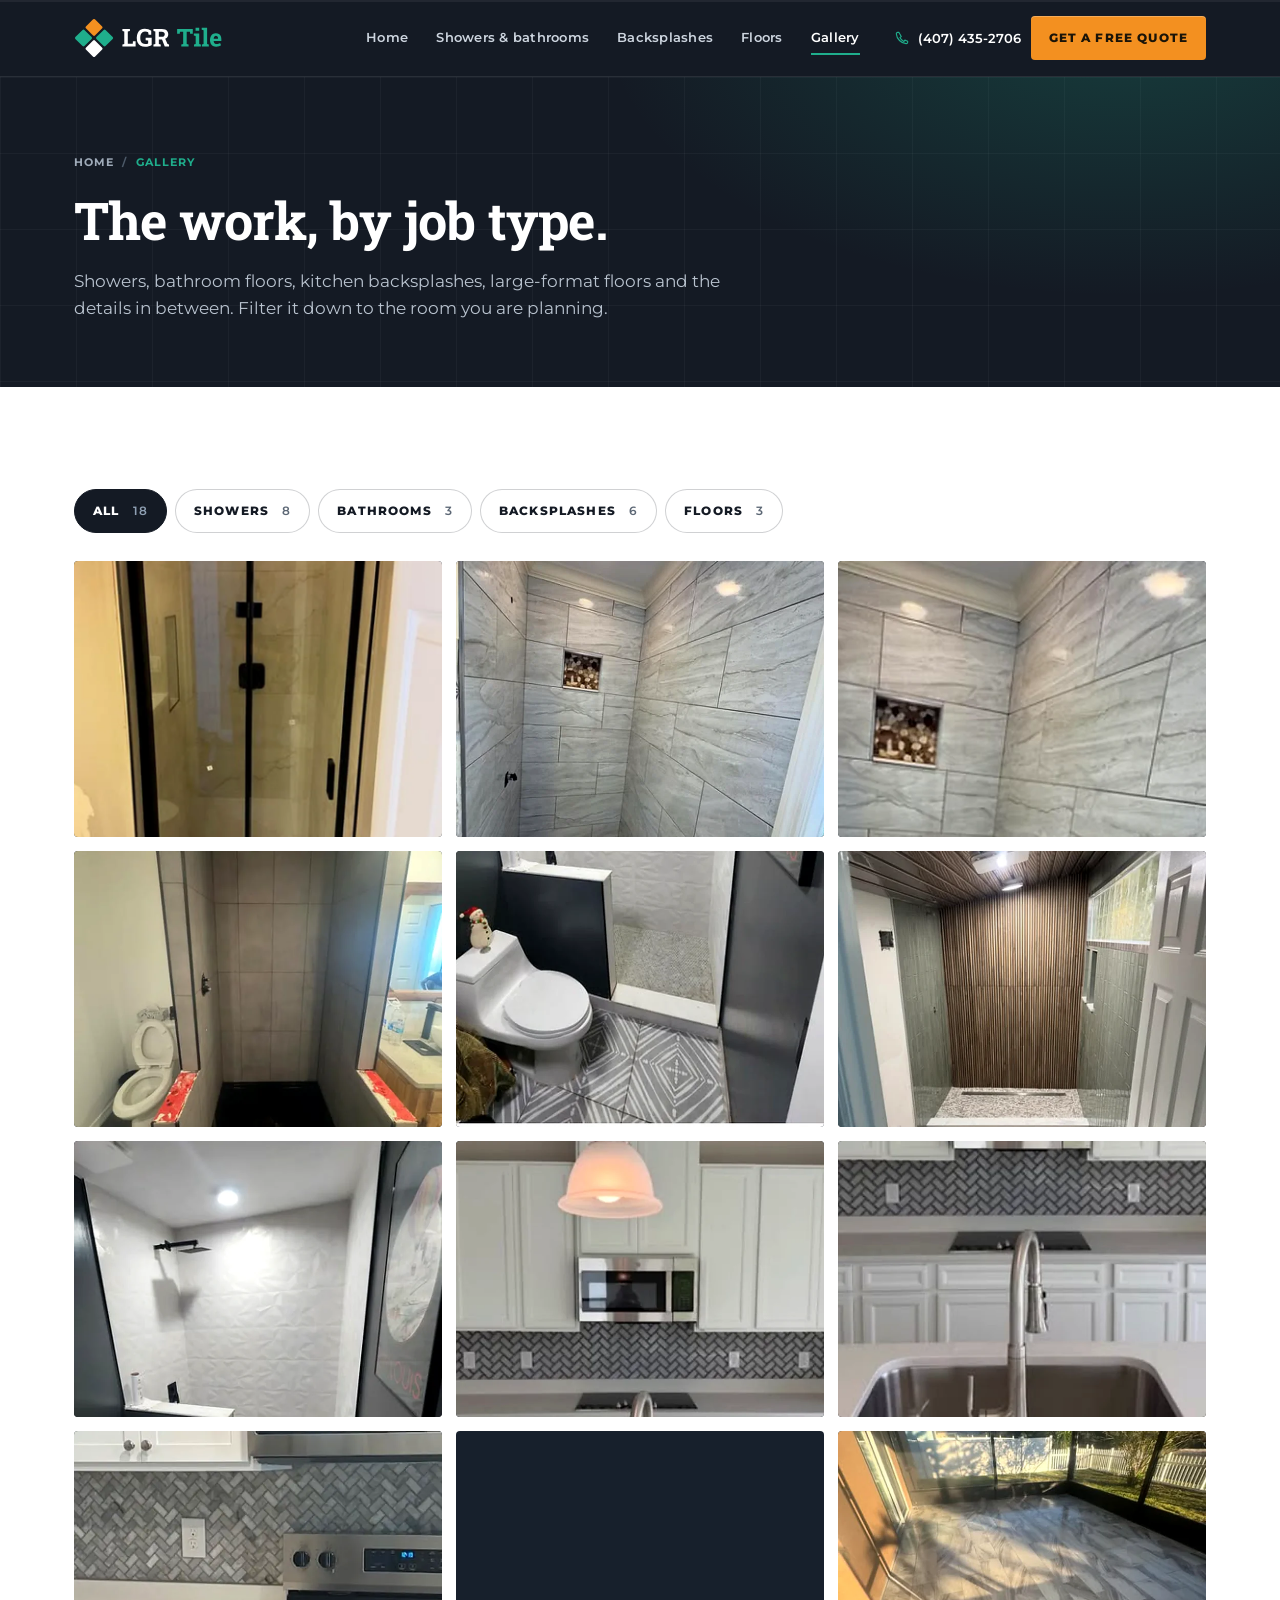
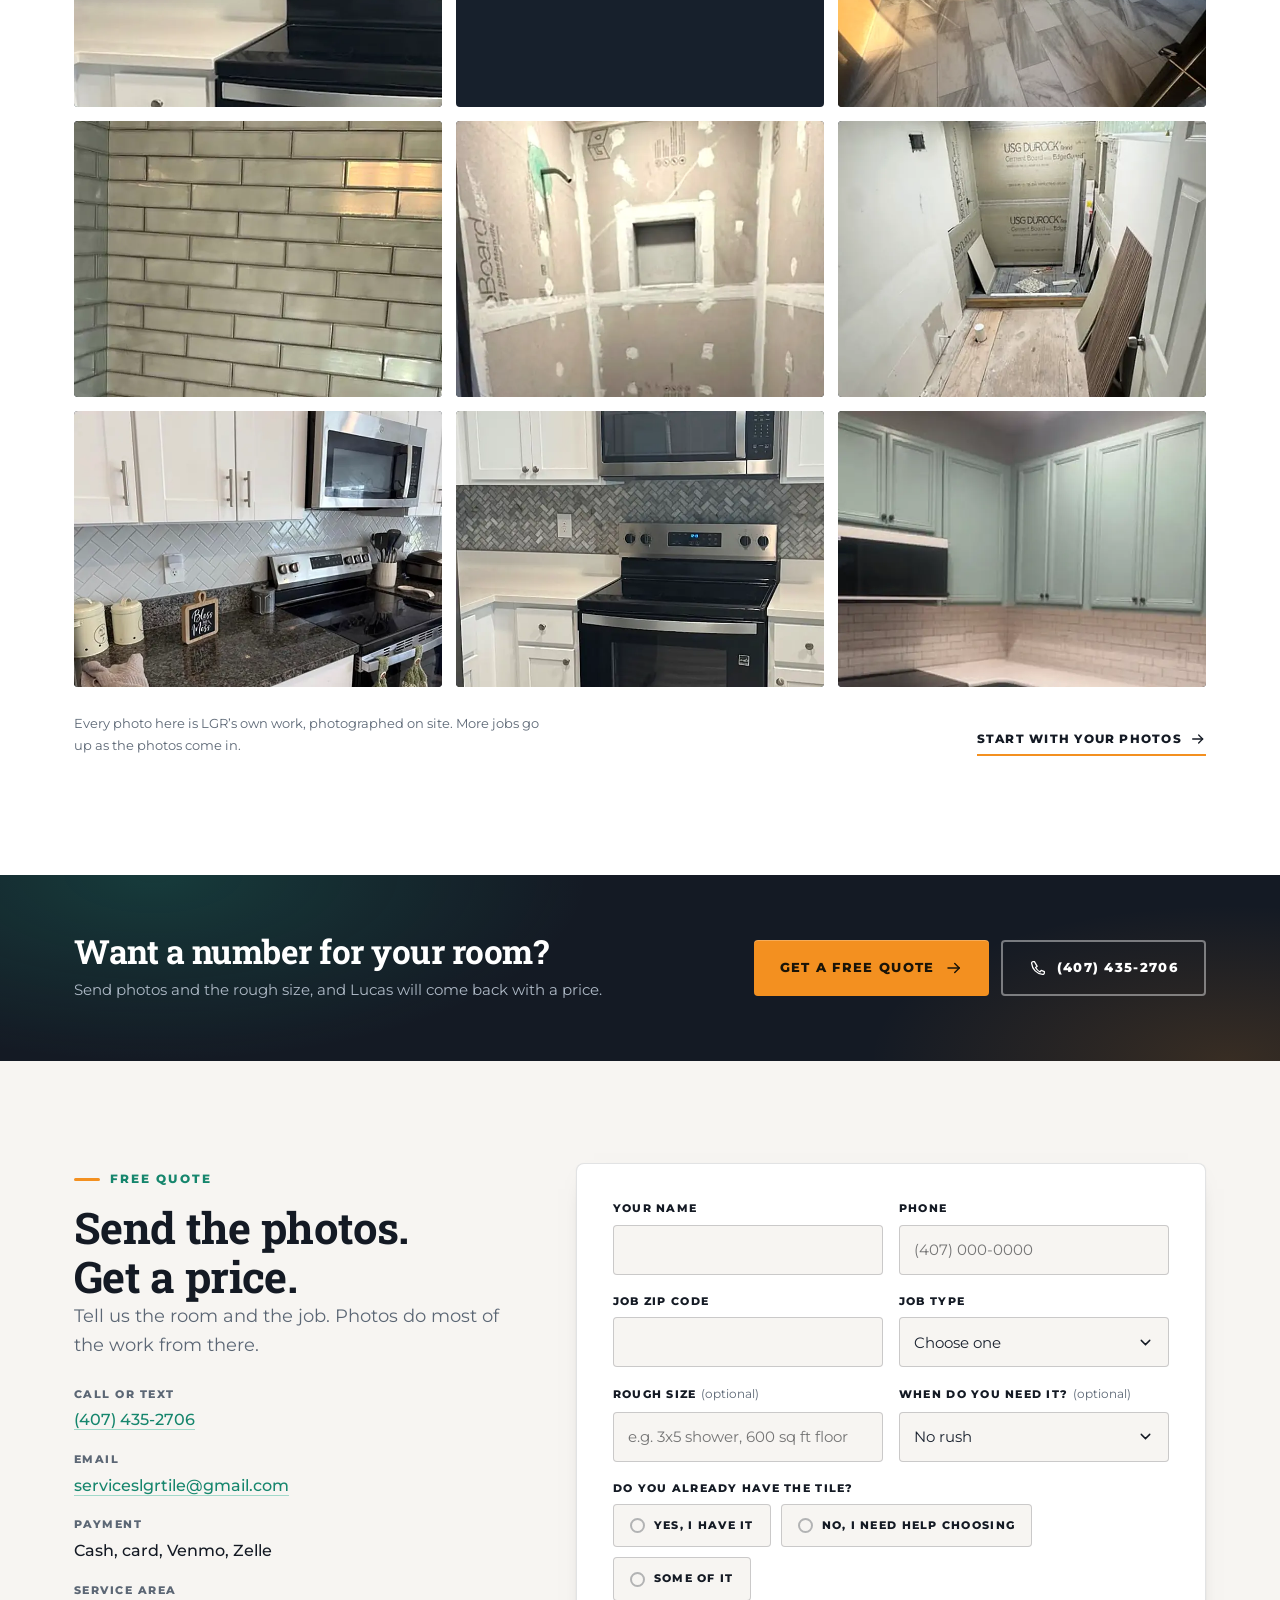
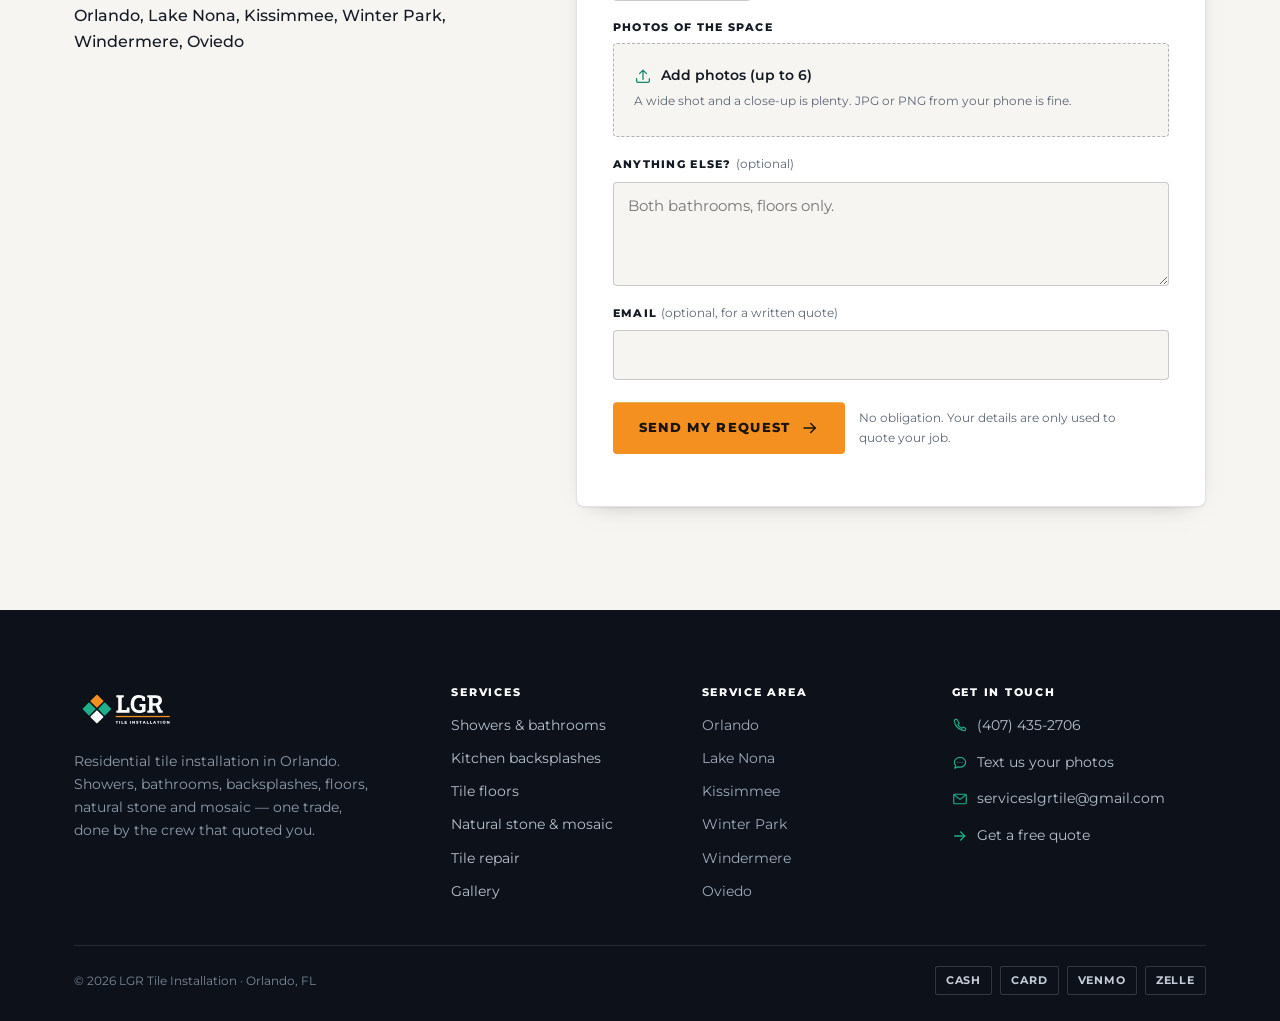
<file: gallery/index.html>
<!doctype html>
<html lang="en">
<head>
  <meta charset="utf-8">
  <meta name="viewport" content="width=device-width, initial-scale=1">
  <title>Tile Work Gallery | LGR Tile Installation, Orlando</title>
  <meta name="description" content="Tile showers, backsplashes, floors and natural stone installed by LGR Tile in Orlando. Browse the gallery by job type, then send photos of your space for a free quote.">
  <link rel="canonical" href="https://lgrtileorlando.com/gallery/">
  <meta name="theme-color" content="#141a24">
  <link rel="icon" href="/assets/favicon.svg" type="image/svg+xml">
  <meta property="og:type" content="website">
  <meta property="og:site_name" content="LGR Tile Installation">
  <meta property="og:title" content="Tile Work Gallery | LGR Tile Installation, Orlando">
  <meta property="og:description" content="Showers, bathrooms, backsplashes, floors and natural stone. Browse by job type.">
  <meta property="og:url" content="https://lgrtileorlando.com/gallery/">
  <meta property="og:image" content="https://lgrtileorlando.com/assets/og.png">
  <meta name="twitter:card" content="summary_large_image">
  <link rel="preload" href="/assets/fonts/roboto-slab-var.woff2" as="font" type="font/woff2" crossorigin>
  <link rel="preload" href="/assets/fonts/montserrat-var.woff2" as="font" type="font/woff2" crossorigin>
  <link rel="stylesheet" href="/assets/styles.css">
  <link rel="stylesheet" href="/assets/pages.css">
  <link rel="stylesheet" href="/assets/motion.css">
  <script>document.documentElement.classList.add('js');</script>
  <script type="application/ld+json">
  {
    "@context": "https://schema.org",
    "@type": "BreadcrumbList",
    "itemListElement": [
      { "@type": "ListItem", "position": 1, "name": "Home", "item": "https://lgrtileorlando.com/" },
      { "@type": "ListItem", "position": 2, "name": "Gallery", "item": "https://lgrtileorlando.com/gallery/" }
    ]
  }
  </script>
</head>
<body>
  <a class="skip-link" href="#main">Skip to content</a>

  <header class="site-header">
    <div class="wrap">
      <a class="brand" href="/" aria-label="LGR Tile Installation — home">
        <img src="/assets/logo-header-dark.svg" alt="LGR Tile Installation" width="352" height="94">
      </a>
      <nav class="nav" id="site-nav" aria-label="Main">
        <a href="/">Home</a>
        <a href="/showers-bathrooms/">Showers &amp; bathrooms</a>
        <a href="/backsplashes/">Backsplashes</a>
        <a href="/floors/">Floors</a>
        <a href="/gallery/" aria-current="page">Gallery</a>
        <a class="nav-cta btn btn--accent btn--sm" href="/quote/">Get a free quote</a>
      </nav>
      <div class="header-actions">
        <a class="header-phone" href="tel:+14074352706" data-loc="header">
          <svg class="icon" aria-hidden="true"><use href="/assets/sprite.svg#i-phone"></use></svg>
          (407) 435-2706
        </a>
        <a class="btn btn--accent btn--sm" href="/quote/">Get a free quote</a>
      </div>
      <button class="nav-toggle" type="button" aria-expanded="false" aria-controls="site-nav" aria-label="Open menu">
        <svg class="icon icon-menu" aria-hidden="true"><use href="/assets/sprite.svg#i-menu"></use></svg>
        <svg class="icon icon-close" aria-hidden="true"><use href="/assets/sprite.svg#i-close"></use></svg>
      </button>
    </div>
  </header>

  <main id="main">

    <section class="page-hero">
      <div class="wrap">
        <nav class="crumbs" aria-label="Breadcrumb">
          <a href="/">Home</a><span class="sep">/</span><span aria-current="page">Gallery</span>
        </nav>
        <h1>The work, by job type.</h1>
        <p>Showers, bathroom floors, kitchen backsplashes, large-format floors and the details in between. Filter it down to the room you are planning.</p>
      </div>
    </section>

    <section class="section">
      <div class="wrap">
        <div class="filters" data-filters role="group" aria-label="Filter gallery by job type">
          <button class="filter-btn" type="button" data-filter="all" aria-pressed="true">All <span class="filter-count">0</span></button>
          <button class="filter-btn" type="button" data-filter="showers" aria-pressed="false">Showers <span class="filter-count">0</span></button>
          <button class="filter-btn" type="button" data-filter="bathrooms" aria-pressed="false">Bathrooms <span class="filter-count">0</span></button>
          <button class="filter-btn" type="button" data-filter="backsplashes" aria-pressed="false">Backsplashes <span class="filter-count">0</span></button>
          <button class="filter-btn" type="button" data-filter="floors" aria-pressed="false">Floors <span class="filter-count">0</span></button>
        </div>

                <div class="gallery-grid">
          <figure class="shot has-photo reveal" data-tags="showers" data-photo="g-01" data-alt="Marble-look walk-in shower with a black-framed glass door">
            <span class="shot-label"><span class="tile-dot" aria-hidden="true"></span>Marble-look shower</span>
            <img class="photo" src="/assets/photos/shower-marble-portrait.webp" alt="Marble-look walk-in shower with a black-framed glass door" width="780" height="975" loading="lazy" decoding="async">
          </figure>
          <figure class="shot has-photo reveal" data-tags="showers" data-photo="g-02" data-alt="Shower in gray plank-look tile with a pebble niche">
            <span class="shot-label"><span class="tile-dot" aria-hidden="true"></span>Gray plank shower</span>
            <img class="photo" src="/assets/photos/shower-gray-plank-43.webp" alt="Shower in gray plank-look tile with a pebble niche" width="720" height="540" loading="lazy" decoding="async">
          </figure>
          <figure class="shot has-photo reveal" data-tags="showers" data-photo="g-03" data-alt="Pebble mosaic niche in a gray tiled shower">
            <span class="shot-label"><span class="tile-dot" aria-hidden="true"></span>Pebble niche</span>
            <img class="photo" src="/assets/photos/shower-gray-niche.webp" alt="Pebble mosaic niche in a gray tiled shower" width="640" height="479" loading="lazy" decoding="async">
          </figure>
          <figure class="shot has-photo reveal" data-tags="showers" data-photo="g-04" data-alt="Shower pan and curb waterproofed before tile">
            <span class="shot-label"><span class="tile-dot" aria-hidden="true"></span>Waterproofing</span>
            <img class="photo" src="/assets/photos/shower-in-progress.webp" alt="Shower pan and curb waterproofed before tile" width="720" height="540" loading="lazy" decoding="async">
          </figure>
          <figure class="shot has-photo reveal" data-tags="bathrooms floors" data-photo="g-05" data-alt="Bathroom floor in patterned tile beside a tiled shower">
            <span class="shot-label"><span class="tile-dot" aria-hidden="true"></span>Bathroom floor</span>
            <img class="photo" src="/assets/photos/bathroom-floor-detail.webp" alt="Bathroom floor in patterned tile beside a tiled shower" width="720" height="540" loading="lazy" decoding="async">
          </figure>
          <figure class="shot has-photo reveal shot--stone" data-tags="bathrooms" data-photo="g-06" data-alt="Bathroom with a wood-look tiled ceiling and pebble shower floor">
            <span class="shot-label"><span class="tile-dot" aria-hidden="true"></span>Wood-look ceiling</span>
            <img class="photo" src="/assets/photos/bathroom-wood-ceiling.webp" alt="Bathroom with a wood-look tiled ceiling and pebble shower floor" width="720" height="540" loading="lazy" decoding="async">
          </figure>
          <figure class="shot has-photo reveal" data-tags="bathrooms showers" data-photo="g-07" data-alt="Textured shower wall with a dark accent wall">
            <span class="shot-label"><span class="tile-dot" aria-hidden="true"></span>Accent wall</span>
            <img class="photo" src="/assets/photos/bathroom-accent-wall.webp" alt="Textured shower wall with a dark accent wall" width="720" height="540" loading="lazy" decoding="async">
          </figure>
          <figure class="shot has-photo reveal" data-tags="backsplashes" data-photo="g-08" data-alt="Herringbone mosaic kitchen backsplash">
            <span class="shot-label"><span class="tile-dot" aria-hidden="true"></span>Herringbone</span>
            <img class="photo" src="/assets/photos/kitchen-herringbone-43.webp" alt="Herringbone mosaic kitchen backsplash" width="720" height="540" loading="lazy" decoding="async">
          </figure>
          <figure class="shot has-photo reveal shot--gold" data-tags="backsplashes" data-photo="g-09" data-alt="Herringbone mosaic band above a kitchen counter">
            <span class="shot-label"><span class="tile-dot" aria-hidden="true"></span>Tile detail</span>
            <img class="photo" src="/assets/photos/kitchen-herringbone-detail.webp" alt="Herringbone mosaic band above a kitchen counter" width="700" height="525" loading="lazy" decoding="async">
          </figure>
          <figure class="shot has-photo reveal" data-tags="backsplashes" data-photo="g-10" data-alt="Herringbone marble mosaic up close beside a range and counter">
            <span class="shot-label"><span class="tile-dot" aria-hidden="true"></span>Mosaic detail</span>
            <img class="photo" src="/assets/photos/kitchen-mosaic-detail.webp" alt="Herringbone marble mosaic up close beside a range and counter" width="720" height="540" loading="lazy" decoding="async">
          </figure>
          <figure class="shot has-photo reveal" data-tags="floors" data-photo="g-11" data-alt="Large-format marble-look floor through a sunroom">
            <span class="shot-label"><span class="tile-dot" aria-hidden="true"></span>Large format</span>
            <img class="photo" src="/assets/photos/floor-sunroom-wide.webp" alt="Large-format marble-look floor through a sunroom" width="900" height="507" loading="lazy" decoding="async">
          </figure>
          <figure class="shot has-photo reveal" data-tags="floors" data-photo="g-12" data-alt="Marble-look floor tile at a glass door">
            <span class="shot-label"><span class="tile-dot" aria-hidden="true"></span>Floor detail</span>
            <img class="photo" src="/assets/photos/floor-sunroom-43.webp" alt="Marble-look floor tile at a glass door" width="720" height="540" loading="lazy" decoding="async">
          </figure>

          <figure class="shot has-photo reveal" data-tags="showers" data-photo="g-13" data-alt="Stacked subway tile on a shower wall, laid in a level running bond">
            <span class="shot-label"><span class="tile-dot" aria-hidden="true"></span>Stacked subway</span>
            <img class="photo" src="/assets/photos/shower-subway-stacked.webp" alt="Stacked subway tile on a shower wall, laid in a level running bond" width="720" height="540" loading="lazy" decoding="async">
          </figure>
          <figure class="shot has-photo reveal" data-tags="showers" data-photo="g-14" data-alt="Shower walls finished in waterproof cement board with the seams taped, before tiling">
            <span class="shot-label"><span class="tile-dot" aria-hidden="true"></span>Boarded &amp; taped</span>
            <img class="photo" src="/assets/photos/shower-goboard.webp" alt="Shower walls finished in waterproof cement board with the seams taped, before tiling" width="720" height="540" loading="lazy" decoding="async">
          </figure>
          <figure class="shot has-photo reveal" data-tags="showers" data-photo="g-15" data-alt="Bathroom stripped back with cement board and a new subfloor ready for tile">
            <span class="shot-label"><span class="tile-dot" aria-hidden="true"></span>Before the tile</span>
            <img class="photo" src="/assets/photos/bathroom-demo.webp" alt="Bathroom stripped back with cement board and a new subfloor ready for tile" width="720" height="540" loading="lazy" decoding="async">
          </figure>
          <figure class="shot has-photo reveal" data-tags="backsplashes" data-photo="g-16" data-alt="White herringbone tile backsplash above a granite counter">
            <span class="shot-label"><span class="tile-dot" aria-hidden="true"></span>White herringbone</span>
            <img class="photo" src="/assets/photos/kitchen-herringbone-white.webp" alt="White herringbone tile backsplash above a granite counter" width="720" height="540" loading="lazy" decoding="async">
          </figure>
          <figure class="shot has-photo reveal shot--stone" data-tags="backsplashes" data-photo="g-17" data-alt="Dark herringbone marble mosaic backsplash behind a black range">
            <span class="shot-label"><span class="tile-dot" aria-hidden="true"></span>Marble mosaic</span>
            <img class="photo" src="/assets/photos/kitchen-mosaic-dark.webp" alt="Dark herringbone marble mosaic backsplash behind a black range" width="720" height="540" loading="lazy" decoding="async">
          </figure>
          <figure class="shot has-photo reveal" data-tags="backsplashes" data-photo="g-18" data-alt="White subway tile backsplash beneath pale green cabinets">
            <span class="shot-label"><span class="tile-dot" aria-hidden="true"></span>Subway backsplash</span>
            <img class="photo" src="/assets/photos/kitchen-subway-green.webp" alt="White subway tile backsplash beneath pale green cabinets" width="720" height="540" loading="lazy" decoding="async">
          </figure>
        </div>

        <p class="gallery-empty" hidden>No photos in that category yet — try All.</p>

        <div class="work-foot">
          <p class="work-note">Every photo here is LGR&rsquo;s own work, photographed on site. More jobs go up as the photos come in.</p>
          <a class="text-link" href="/quote/">Start with your photos <svg class="icon" aria-hidden="true"><use href="/assets/sprite.svg#i-arrow"></use></svg></a>
        </div>
      </div>
    </section>

    <section class="cta-strip">
      <div class="wrap">
        <div>
          <h2>Want a number for your room?</h2>
          <p>Send photos and the rough size, and Lucas will come back with a price.</p>
        </div>
        <div class="cta-actions">
          <a class="btn btn--accent" href="/quote/">Get a free quote <svg class="icon" aria-hidden="true"><use href="/assets/sprite.svg#i-arrow"></use></svg></a>
          <a class="btn btn--ghost-light" href="tel:+14074352706" data-loc="cta-strip">
            <svg class="icon" aria-hidden="true"><use href="/assets/sprite.svg#i-phone"></use></svg>
            (407) 435-2706
          </a>
        </div>
      </div>
    </section>

    <section class="section section--paper" id="quote">
      <div class="wrap">
        <div class="quote-shell">
          <div class="quote-aside reveal">
            <p class="eyebrow">Free quote</p>
            <h2 class="h2">Send the photos. Get a price.</h2>
            <p class="lede">Tell us the room and the job. Photos do most of the work from there.</p>
            <dl>
              <div><dt>Call or text</dt><dd><a href="tel:+14074352706" data-loc="quote-aside">(407) 435-2706</a></dd></div>
              <div><dt>Email</dt><dd><a href="mailto:serviceslgrtile@gmail.com">serviceslgrtile@gmail.com</a></dd></div>
              <div><dt>Payment</dt><dd>Cash, card, Venmo, Zelle</dd></div>
              <div><dt>Service area</dt><dd>Orlando, Lake Nona, Kissimmee, Winter Park, Windermere, Oviedo</dd></div>
            </dl>
          </div>

          <form class="form-card reveal" data-quote-form novalidate>
            <div class="form-grid">
              <div class="field">
                <label for="name">Your name</label>
                <input id="name" name="name" type="text" autocomplete="name" required>
                <span class="field-error" aria-live="polite"></span>
              </div>
              <div class="field">
                <label for="phone">Phone</label>
                <input id="phone" name="phone" type="tel" inputmode="tel" autocomplete="tel" placeholder="(407) 000-0000" required>
                <span class="field-error" aria-live="polite"></span>
              </div>
              <div class="field">
                <label for="zip">Job ZIP code</label>
                <input id="zip" name="zip" type="text" inputmode="numeric" maxlength="5" autocomplete="postal-code" required>
                <span class="field-error" aria-live="polite"></span>
              </div>
              <div class="field">
                <label for="jobType">Job type</label>
                <select id="jobType" name="jobType" required>
                  <option value="">Choose one</option>
                  <option>Shower</option>
                  <option>Bathroom floor or walls</option>
                  <option>Kitchen backsplash</option>
                  <option>Tile floor</option>
                  <option>Natural stone or mosaic</option>
                  <option>Tile repair or matching</option>
                  <option>Not sure yet</option>
                </select>
                <span class="field-error" aria-live="polite"></span>
              </div>
              <div class="field">
                <label for="size">Rough size <span class="hint">(optional)</span></label>
                <input id="size" name="size" type="text" placeholder="e.g. 3x5 shower, 600 sq ft floor">
              </div>
              <div class="field">
                <label for="timing">When do you need it? <span class="hint">(optional)</span></label>
                <select id="timing" name="timing">
                  <option value="">No rush</option>
                  <option>As soon as possible</option>
                  <option>Within a month</option>
                  <option>One to three months</option>
                  <option>Just planning and pricing</option>
                </select>
              </div>
              <div class="field field--full" data-group="haveTile">
                <label id="haveTileLabelG">Do you already have the tile?</label>
                <div class="choice-row" role="radiogroup" aria-labelledby="haveTileLabelG">
                  <label class="choice"><input type="radio" name="haveTile" value="Yes"><span>Yes, I have it</span></label>
                  <label class="choice"><input type="radio" name="haveTile" value="No"><span>No, I need help choosing</span></label>
                  <label class="choice"><input type="radio" name="haveTile" value="Partly"><span>Some of it</span></label>
                </div>
                <span class="field-error" aria-live="polite"></span>
              </div>
              <div class="field field--full">
                <label for="photos">Photos of the space</label>
                <span class="file-drop">
                  <input id="photos" name="photos" type="file" accept="image/*" multiple>
                  <span class="file-title"><svg class="icon" aria-hidden="true"><use href="/assets/sprite.svg#i-upload"></use></svg>Add photos (up to 6)</span>
                  <span class="file-hint">A wide shot and a close-up is plenty. JPG or PNG from your phone is fine.</span>
                  <span class="file-list" aria-live="polite"></span>
                </span>
              </div>
              <div class="field field--full">
                <label for="message">Anything else? <span class="hint">(optional)</span></label>
                <textarea id="message" name="message" placeholder="Both bathrooms, floors only."></textarea>
              </div>
              <div class="field field--full">
                <label for="email">Email <span class="hint">(optional, for a written quote)</span></label>
                <input id="email" name="email" type="email" autocomplete="email">
                <span class="field-error" aria-live="polite"></span>
              </div>
              <div class="hp-field" aria-hidden="true">
                <label for="company_website">Leave this empty</label>
                <input id="company_website" name="company_website" type="text" tabindex="-1" autocomplete="off">
              </div>
            </div>
            <div class="form-foot">
              <button class="btn btn--accent" type="submit">Send my request <svg class="icon" aria-hidden="true"><use href="/assets/sprite.svg#i-arrow"></use></svg></button>
              <p class="form-note">No obligation. Your details are only used to quote your job.</p>
            </div>
            <p class="form-status" role="status" aria-live="polite"></p>
          </form>
        </div>
      </div>
    </section>

  </main>

  <footer class="site-footer">
    <div class="wrap">
      <div class="footer-grid">
        <div class="footer-brand">
          <img src="/assets/logo-dark.svg" alt="LGR Tile Installation" width="499" height="220">
          <p>Residential tile installation in Orlando. Showers, bathrooms, backsplashes, floors, natural stone and mosaic — one trade, done by the crew that quoted you.</p>
        </div>
        <div>
          <h4>Services</h4>
          <ul>
            <li><a href="/showers-bathrooms/">Showers &amp; bathrooms</a></li>
            <li><a href="/backsplashes/">Kitchen backsplashes</a></li>
            <li><a href="/floors/">Tile floors</a></li>
            <li><a href="/floors/#stone">Natural stone &amp; mosaic</a></li>
            <li><a href="/quote/#repair">Tile repair</a></li>
            <li><a href="/gallery/">Gallery</a></li>
          </ul>
        </div>
        <div>
          <h4>Service area</h4>
          <ul>
            <li>Orlando</li>
            <li>Lake Nona</li>
            <li>Kissimmee</li>
            <li>Winter Park</li>
            <li>Windermere</li>
            <li>Oviedo</li>
          </ul>
        </div>
        <div class="footer-contact">
          <h4>Get in touch</h4>
          <ul>
            <li><a href="tel:+14074352706" data-loc="footer"><svg class="icon" aria-hidden="true"><use href="/assets/sprite.svg#i-phone"></use></svg>(407) 435-2706</a></li>
            <li><a href="sms:+14074352706" data-loc="footer"><svg class="icon" aria-hidden="true"><use href="/assets/sprite.svg#i-chat"></use></svg>Text us your photos</a></li>
            <li><a href="mailto:serviceslgrtile@gmail.com"><svg class="icon" aria-hidden="true"><use href="/assets/sprite.svg#i-mail"></use></svg>serviceslgrtile@gmail.com</a></li>
            <li><a href="/quote/"><svg class="icon" aria-hidden="true"><use href="/assets/sprite.svg#i-arrow"></use></svg>Get a free quote</a></li>
          </ul>
        </div>
      </div>
      <div class="footer-bottom">
        <p>&copy; <span id="year">2026</span> LGR Tile Installation &middot; Orlando, FL</p>
        <div class="pay-list"><span>Cash</span><span>Card</span><span>Venmo</span><span>Zelle</span></div>
      </div>
    </div>
  </footer>

  <div class="mobile-bar">
    <a class="bar-call" href="tel:+14074352706" data-loc="mobile-bar">
      <svg class="icon" aria-hidden="true"><use href="/assets/sprite.svg#i-phone"></use></svg>Call
    </a>
    <a class="bar-quote" href="/quote/">
      <svg class="icon" aria-hidden="true"><use href="/assets/sprite.svg#i-chat"></use></svg>Get a quote
    </a>
  </div>

  <script src="/assets/motion.js" defer></script>
  <script src="/assets/site.js" defer></script>
</body>
</html>
</file>
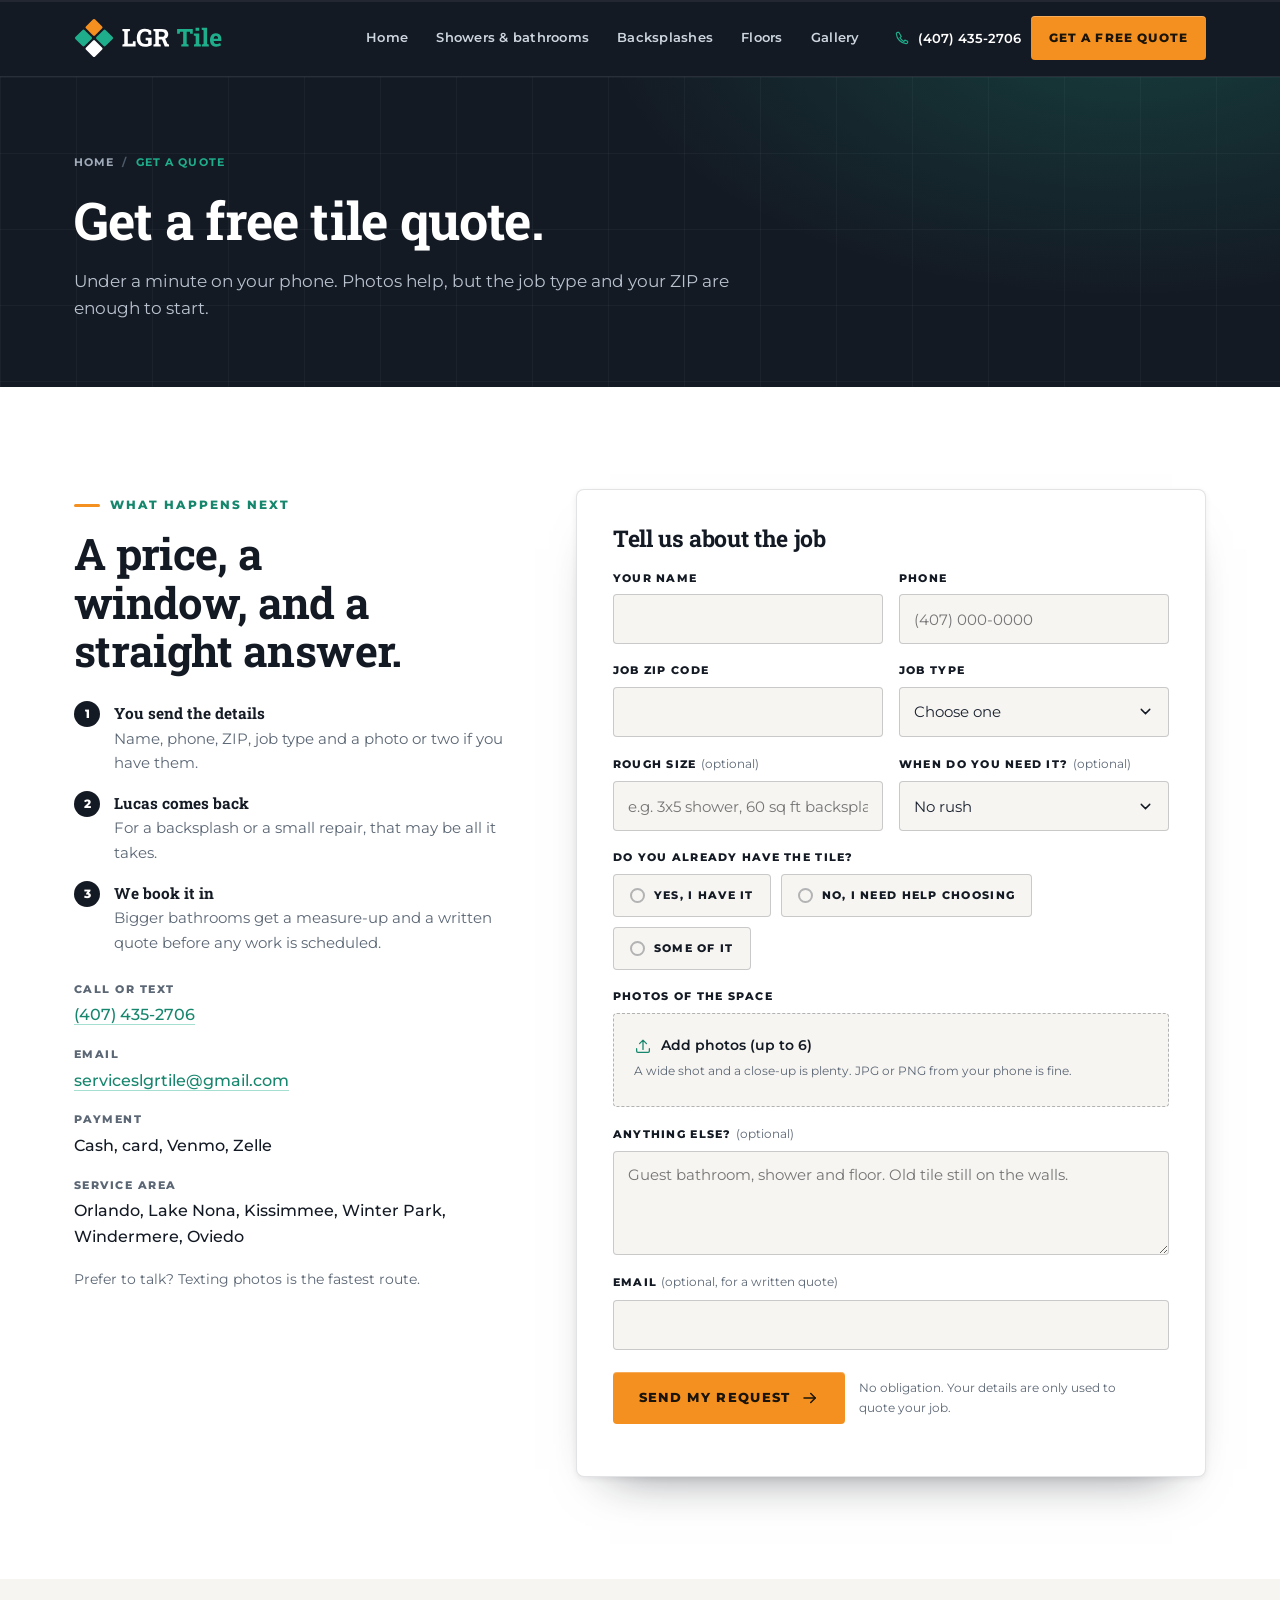
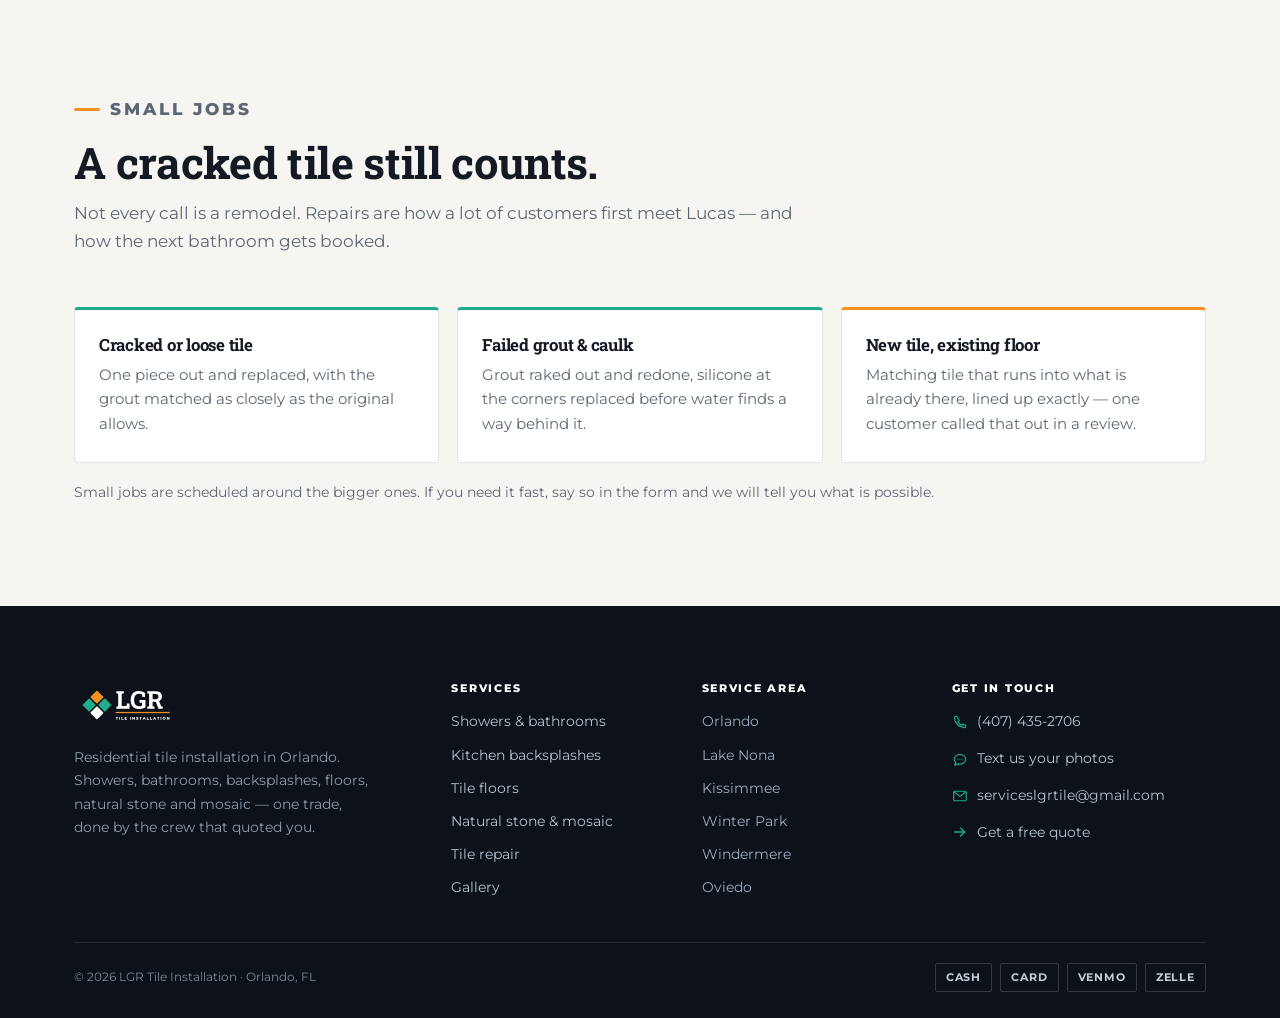
<file: quote/index.html>
<!doctype html>
<html lang="en">
<head>
  <meta charset="utf-8">
  <meta name="viewport" content="width=device-width, initial-scale=1">
  <title>Get a Free Tile Quote in Orlando | LGR Tile Installation</title>
  <meta name="description" content="Request a free tile quote in Orlando. Send photos of the space, your ZIP and the job type — Lucas replies with a price and a window. Call or text (407) 435-2706.">
  <link rel="canonical" href="https://lgrtileorlando.com/quote/">
  <meta name="theme-color" content="#141a24">
  <link rel="icon" href="/assets/favicon.svg" type="image/svg+xml">
  <meta property="og:type" content="website">
  <meta property="og:site_name" content="LGR Tile Installation">
  <meta property="og:title" content="Get a Free Tile Quote in Orlando | LGR Tile Installation">
  <meta property="og:description" content="Send photos of the space and get a tile quote back from a specialist crew.">
  <meta property="og:url" content="https://lgrtileorlando.com/quote/">
  <meta property="og:image" content="https://lgrtileorlando.com/assets/og.png">
  <meta name="twitter:card" content="summary_large_image">
  <link rel="preload" href="/assets/fonts/roboto-slab-var.woff2" as="font" type="font/woff2" crossorigin>
  <link rel="preload" href="/assets/fonts/montserrat-var.woff2" as="font" type="font/woff2" crossorigin>
  <link rel="stylesheet" href="/assets/styles.css">
  <link rel="stylesheet" href="/assets/pages.css">
  <link rel="stylesheet" href="/assets/motion.css">
  <script>document.documentElement.classList.add('js');</script>
  <script type="application/ld+json">
  {
    "@context": "https://schema.org",
    "@type": "BreadcrumbList",
    "itemListElement": [
      { "@type": "ListItem", "position": 1, "name": "Home", "item": "https://lgrtileorlando.com/" },
      { "@type": "ListItem", "position": 2, "name": "Get a quote", "item": "https://lgrtileorlando.com/quote/" }
    ]
  }
  </script>
</head>
<body class="quote-page">
  <a class="skip-link" href="#main">Skip to content</a>

  <header class="site-header">
    <div class="wrap">
      <a class="brand" href="/" aria-label="LGR Tile Installation — home">
        <img src="/assets/logo-header-dark.svg" alt="LGR Tile Installation" width="352" height="94">
      </a>
      <nav class="nav" id="site-nav" aria-label="Main">
        <a href="/">Home</a>
        <a href="/showers-bathrooms/">Showers &amp; bathrooms</a>
        <a href="/backsplashes/">Backsplashes</a>
        <a href="/floors/">Floors</a>
        <a href="/gallery/">Gallery</a>
        <a class="nav-cta btn btn--accent btn--sm" href="/quote/" aria-current="page">Get a free quote</a>
      </nav>
      <div class="header-actions">
        <a class="header-phone" href="tel:+14074352706" data-loc="header">
          <svg class="icon" aria-hidden="true"><use href="/assets/sprite.svg#i-phone"></use></svg>
          (407) 435-2706
        </a>
        <a class="btn btn--accent btn--sm" href="#quote-form">Get a free quote</a>
      </div>
      <button class="nav-toggle" type="button" aria-expanded="false" aria-controls="site-nav" aria-label="Open menu">
        <svg class="icon icon-menu" aria-hidden="true"><use href="/assets/sprite.svg#i-menu"></use></svg>
        <svg class="icon icon-close" aria-hidden="true"><use href="/assets/sprite.svg#i-close"></use></svg>
      </button>
    </div>
  </header>

  <main id="main">

    <section class="page-hero">
      <div class="wrap">
        <nav class="crumbs" aria-label="Breadcrumb">
          <a href="/">Home</a><span class="sep">/</span><span aria-current="page">Get a quote</span>
        </nav>
        <h1>Get a free tile quote.</h1>
        <p>Under a minute on your phone. Photos help, but the job type and your ZIP are enough to start.</p>
      </div>
    </section>

    <section class="section" id="quote-form">
      <div class="wrap quote-shell">
        <div class="quote-aside reveal">
          <p class="eyebrow">What happens next</p>
          <h2 class="h2">A price, a window, and a straight answer.</h2>
          <ol class="quote-steps">
            <li><strong>You send the details</strong>Name, phone, ZIP, job type and a photo or two if you have them.</li>
            <li><strong>Lucas comes back</strong>For a backsplash or a small repair, that may be all it takes.</li>
            <li><strong>We book it in</strong>Bigger bathrooms get a measure-up and a written quote before any work is scheduled.</li>
          </ol>

          <dl>
            <div><dt>Call or text</dt><dd><a href="tel:+14074352706" data-loc="quote-aside">(407) 435-2706</a></dd></div>
            <div><dt>Email</dt><dd><a href="mailto:serviceslgrtile@gmail.com">serviceslgrtile@gmail.com</a></dd></div>
            <div><dt>Payment</dt><dd>Cash, card, Venmo, Zelle</dd></div>
            <div><dt>Service area</dt><dd>Orlando, Lake Nona, Kissimmee, Winter Park, Windermere, Oviedo</dd></div>
          </dl>

          <p class="area-note">Prefer to talk? Texting photos is the fastest route.</p>
        </div>

        <form class="form-card reveal" data-quote-form novalidate>
          <h2 class="h3" style="margin-bottom: 18px;">Tell us about the job</h2>
          <div class="form-grid">
            <div class="field">
              <label for="name">Your name</label>
              <input id="name" name="name" type="text" autocomplete="name" required>
              <span class="field-error" aria-live="polite"></span>
            </div>
            <div class="field">
              <label for="phone">Phone</label>
              <input id="phone" name="phone" type="tel" inputmode="tel" autocomplete="tel" placeholder="(407) 000-0000" required>
              <span class="field-error" aria-live="polite"></span>
            </div>
            <div class="field">
              <label for="zip">Job ZIP code</label>
              <input id="zip" name="zip" type="text" inputmode="numeric" maxlength="5" autocomplete="postal-code" required>
              <span class="field-error" aria-live="polite"></span>
            </div>
            <div class="field">
              <label for="jobType">Job type</label>
              <select id="jobType" name="jobType" required>
                <option value="">Choose one</option>
                <option>Shower</option>
                <option>Bathroom floor or walls</option>
                <option>Kitchen backsplash</option>
                <option>Tile floor</option>
                <option>Natural stone or mosaic</option>
                <option>Tile repair or matching</option>
                <option>Not sure yet</option>
              </select>
              <span class="field-error" aria-live="polite"></span>
            </div>
            <div class="field">
              <label for="size">Rough size <span class="hint">(optional)</span></label>
              <input id="size" name="size" type="text" placeholder="e.g. 3x5 shower, 60 sq ft backsplash">
            </div>
            <div class="field">
              <label for="timing">When do you need it? <span class="hint">(optional)</span></label>
              <select id="timing" name="timing">
                <option value="">No rush</option>
                <option>As soon as possible</option>
                <option>Within a month</option>
                <option>One to three months</option>
                <option>Just planning and pricing</option>
              </select>
            </div>
            <div class="field field--full" data-group="haveTile">
              <label id="haveTileLabelQ">Do you already have the tile?</label>
              <div class="choice-row" role="radiogroup" aria-labelledby="haveTileLabelQ">
                <label class="choice"><input type="radio" name="haveTile" value="Yes"><span>Yes, I have it</span></label>
                <label class="choice"><input type="radio" name="haveTile" value="No"><span>No, I need help choosing</span></label>
                <label class="choice"><input type="radio" name="haveTile" value="Partly"><span>Some of it</span></label>
              </div>
              <span class="field-error" aria-live="polite"></span>
            </div>
            <div class="field field--full">
              <label for="photos">Photos of the space</label>
              <span class="file-drop">
                <input id="photos" name="photos" type="file" accept="image/*" multiple>
                <span class="file-title"><svg class="icon" aria-hidden="true"><use href="/assets/sprite.svg#i-upload"></use></svg>Add photos (up to 6)</span>
                <span class="file-hint">A wide shot and a close-up is plenty. JPG or PNG from your phone is fine.</span>
                <span class="file-list" aria-live="polite"></span>
              </span>
            </div>
            <div class="field field--full">
              <label for="message">Anything else? <span class="hint">(optional)</span></label>
              <textarea id="message" name="message" placeholder="Guest bathroom, shower and floor. Old tile still on the walls."></textarea>
            </div>
            <div class="field field--full">
              <label for="email">Email <span class="hint">(optional, for a written quote)</span></label>
              <input id="email" name="email" type="email" autocomplete="email">
              <span class="field-error" aria-live="polite"></span>
            </div>
            <div class="hp-field" aria-hidden="true">
              <label for="company_website">Leave this empty</label>
              <input id="company_website" name="company_website" type="text" tabindex="-1" autocomplete="off">
            </div>
          </div>
          <div class="form-foot">
            <button class="btn btn--accent" type="submit">Send my request <svg class="icon" aria-hidden="true"><use href="/assets/sprite.svg#i-arrow"></use></svg></button>
            <p class="form-note">No obligation. Your details are only used to quote your job.</p>
          </div>
          <p class="form-status" role="status" aria-live="polite"></p>
        </form>
      </div>
    </section>

    <section class="section section--paper" id="repair">
      <div class="wrap">
        <div class="section-head reveal">
          <p class="eyebrow">Small jobs</p>
          <h2 class="h2">A cracked tile still counts.</h2>
          <p>Not every call is a remodel. Repairs are how a lot of customers first meet Lucas — and how the next bathroom gets booked.</p>
        </div>
        <div class="detail-grid">
          <article class="detail reveal">
            <h3>Cracked or loose tile</h3>
            <p>One piece out and replaced, with the grout matched as closely as the original allows.</p>
          </article>
          <article class="detail reveal">
            <h3>Failed grout &amp; caulk</h3>
            <p>Grout raked out and redone, silicone at the corners replaced before water finds a way behind it.</p>
          </article>
          <article class="detail reveal detail--accent">
            <h3>New tile, existing floor</h3>
            <p>Matching tile that runs into what is already there, lined up exactly — one customer called that out in a review.</p>
          </article>
        </div>
        <p class="area-note reveal">Small jobs are scheduled around the bigger ones. If you need it fast, say so in the form and we will tell you what is possible.</p>
      </div>
    </section>

  </main>

  <footer class="site-footer">
    <div class="wrap">
      <div class="footer-grid">
        <div class="footer-brand">
          <img src="/assets/logo-dark.svg" alt="LGR Tile Installation" width="499" height="220">
          <p>Residential tile installation in Orlando. Showers, bathrooms, backsplashes, floors, natural stone and mosaic — one trade, done by the crew that quoted you.</p>
        </div>
        <div>
          <h4>Services</h4>
          <ul>
            <li><a href="/showers-bathrooms/">Showers &amp; bathrooms</a></li>
            <li><a href="/backsplashes/">Kitchen backsplashes</a></li>
            <li><a href="/floors/">Tile floors</a></li>
            <li><a href="/floors/#stone">Natural stone &amp; mosaic</a></li>
            <li><a href="/quote/#repair">Tile repair</a></li>
            <li><a href="/gallery/">Gallery</a></li>
          </ul>
        </div>
        <div>
          <h4>Service area</h4>
          <ul>
            <li>Orlando</li>
            <li>Lake Nona</li>
            <li>Kissimmee</li>
            <li>Winter Park</li>
            <li>Windermere</li>
            <li>Oviedo</li>
          </ul>
        </div>
        <div class="footer-contact">
          <h4>Get in touch</h4>
          <ul>
            <li><a href="tel:+14074352706" data-loc="footer"><svg class="icon" aria-hidden="true"><use href="/assets/sprite.svg#i-phone"></use></svg>(407) 435-2706</a></li>
            <li><a href="sms:+14074352706" data-loc="footer"><svg class="icon" aria-hidden="true"><use href="/assets/sprite.svg#i-chat"></use></svg>Text us your photos</a></li>
            <li><a href="mailto:serviceslgrtile@gmail.com"><svg class="icon" aria-hidden="true"><use href="/assets/sprite.svg#i-mail"></use></svg>serviceslgrtile@gmail.com</a></li>
            <li><a href="/quote/"><svg class="icon" aria-hidden="true"><use href="/assets/sprite.svg#i-arrow"></use></svg>Get a free quote</a></li>
          </ul>
        </div>
      </div>
      <div class="footer-bottom">
        <p>&copy; <span id="year">2026</span> LGR Tile Installation &middot; Orlando, FL</p>
        <div class="pay-list"><span>Cash</span><span>Card</span><span>Venmo</span><span>Zelle</span></div>
      </div>
    </div>
  </footer>

  <div class="mobile-bar">
    <a class="bar-call" href="tel:+14074352706" data-loc="mobile-bar">
      <svg class="icon" aria-hidden="true"><use href="/assets/sprite.svg#i-phone"></use></svg>Call
    </a>
    <a class="bar-quote" href="#quote-form">
      <svg class="icon" aria-hidden="true"><use href="/assets/sprite.svg#i-chat"></use></svg>Get a quote
    </a>
  </div>

  <script src="/assets/motion.js" defer></script>
  <script src="/assets/site.js" defer></script>
</body>
</html>
</file>
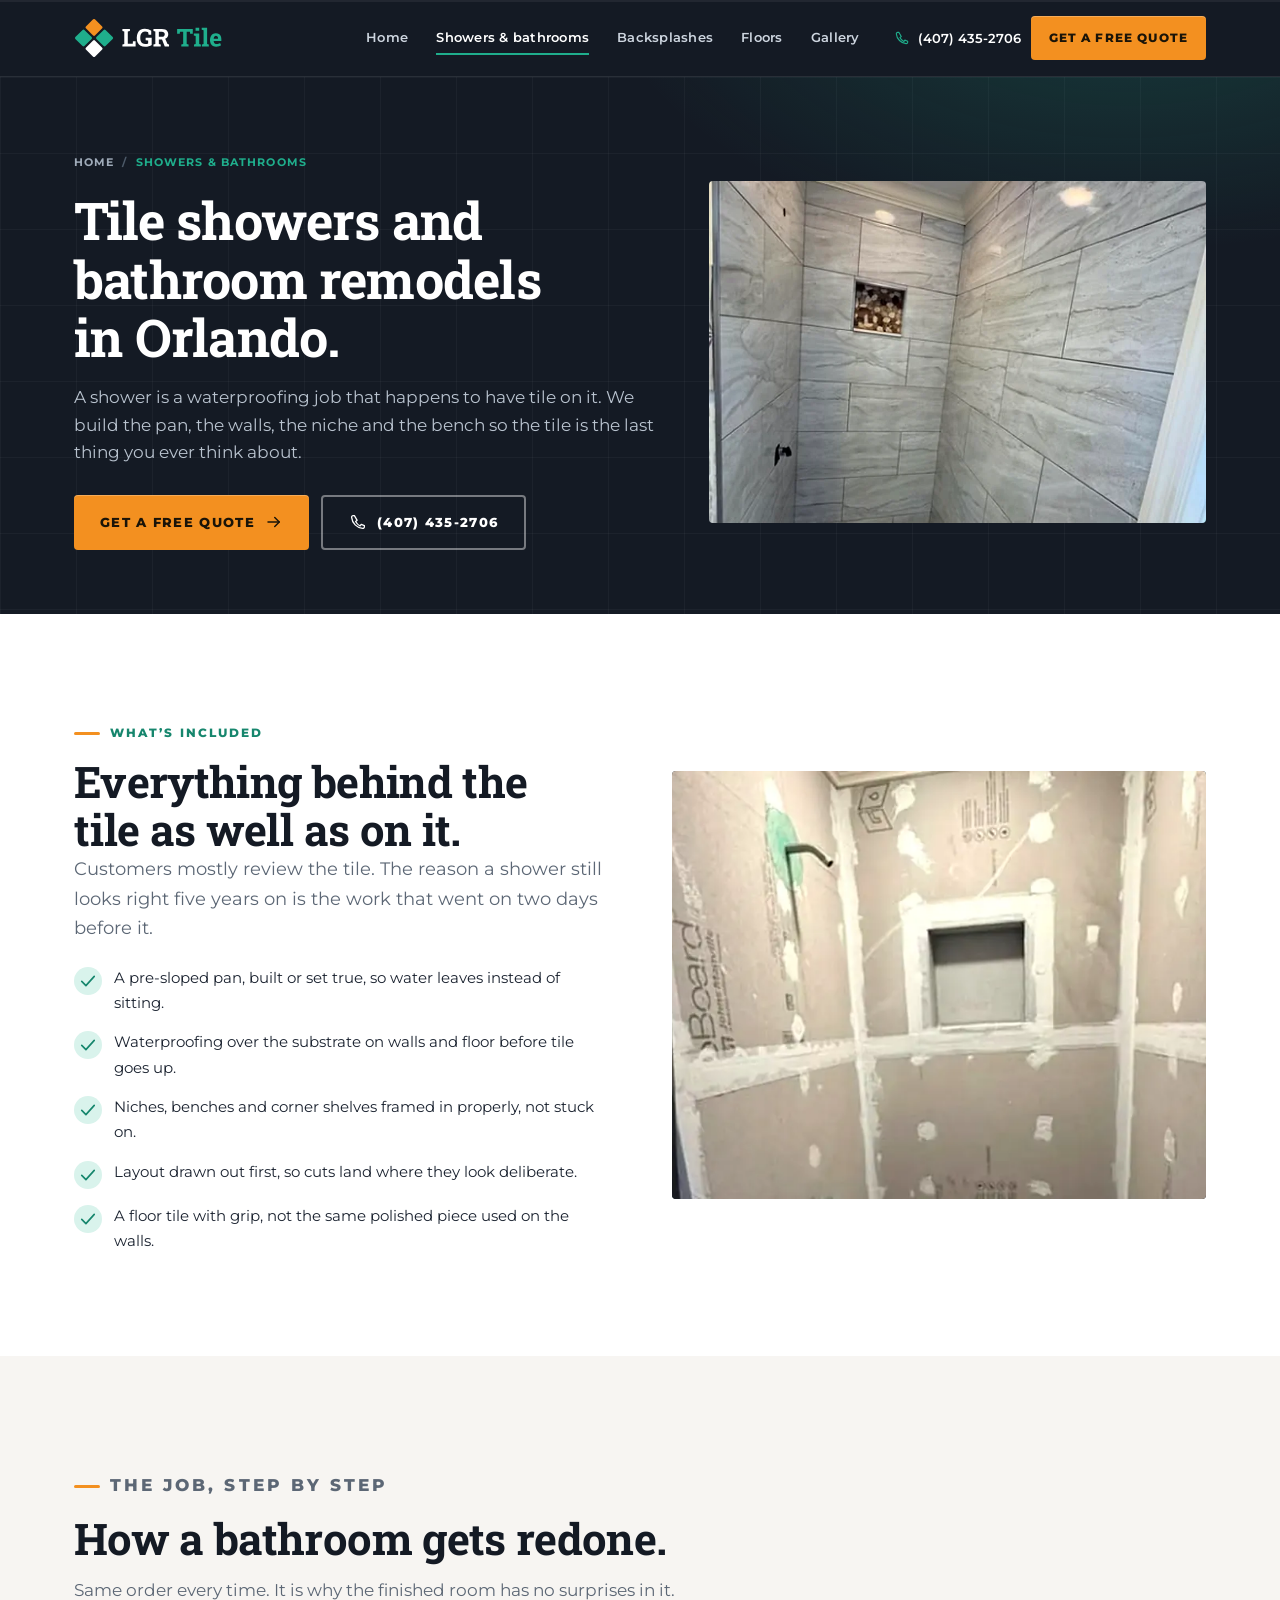
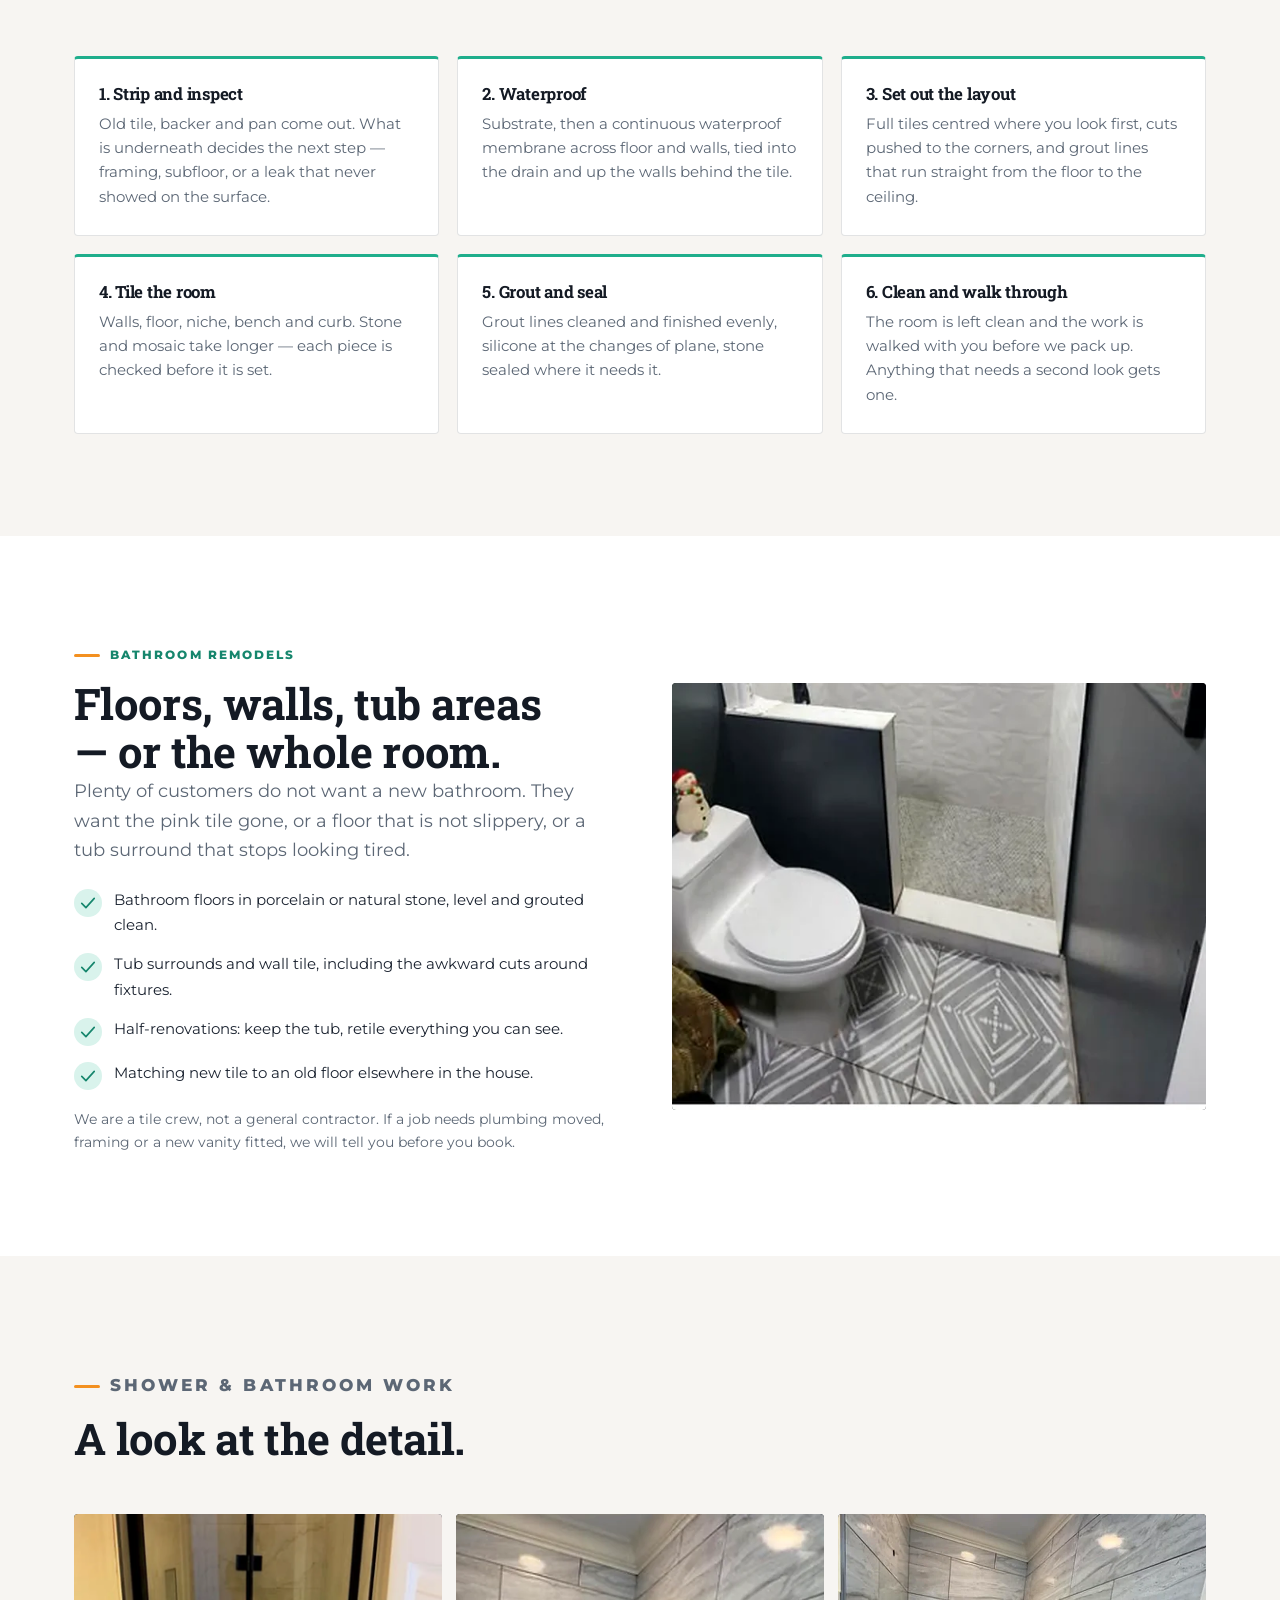
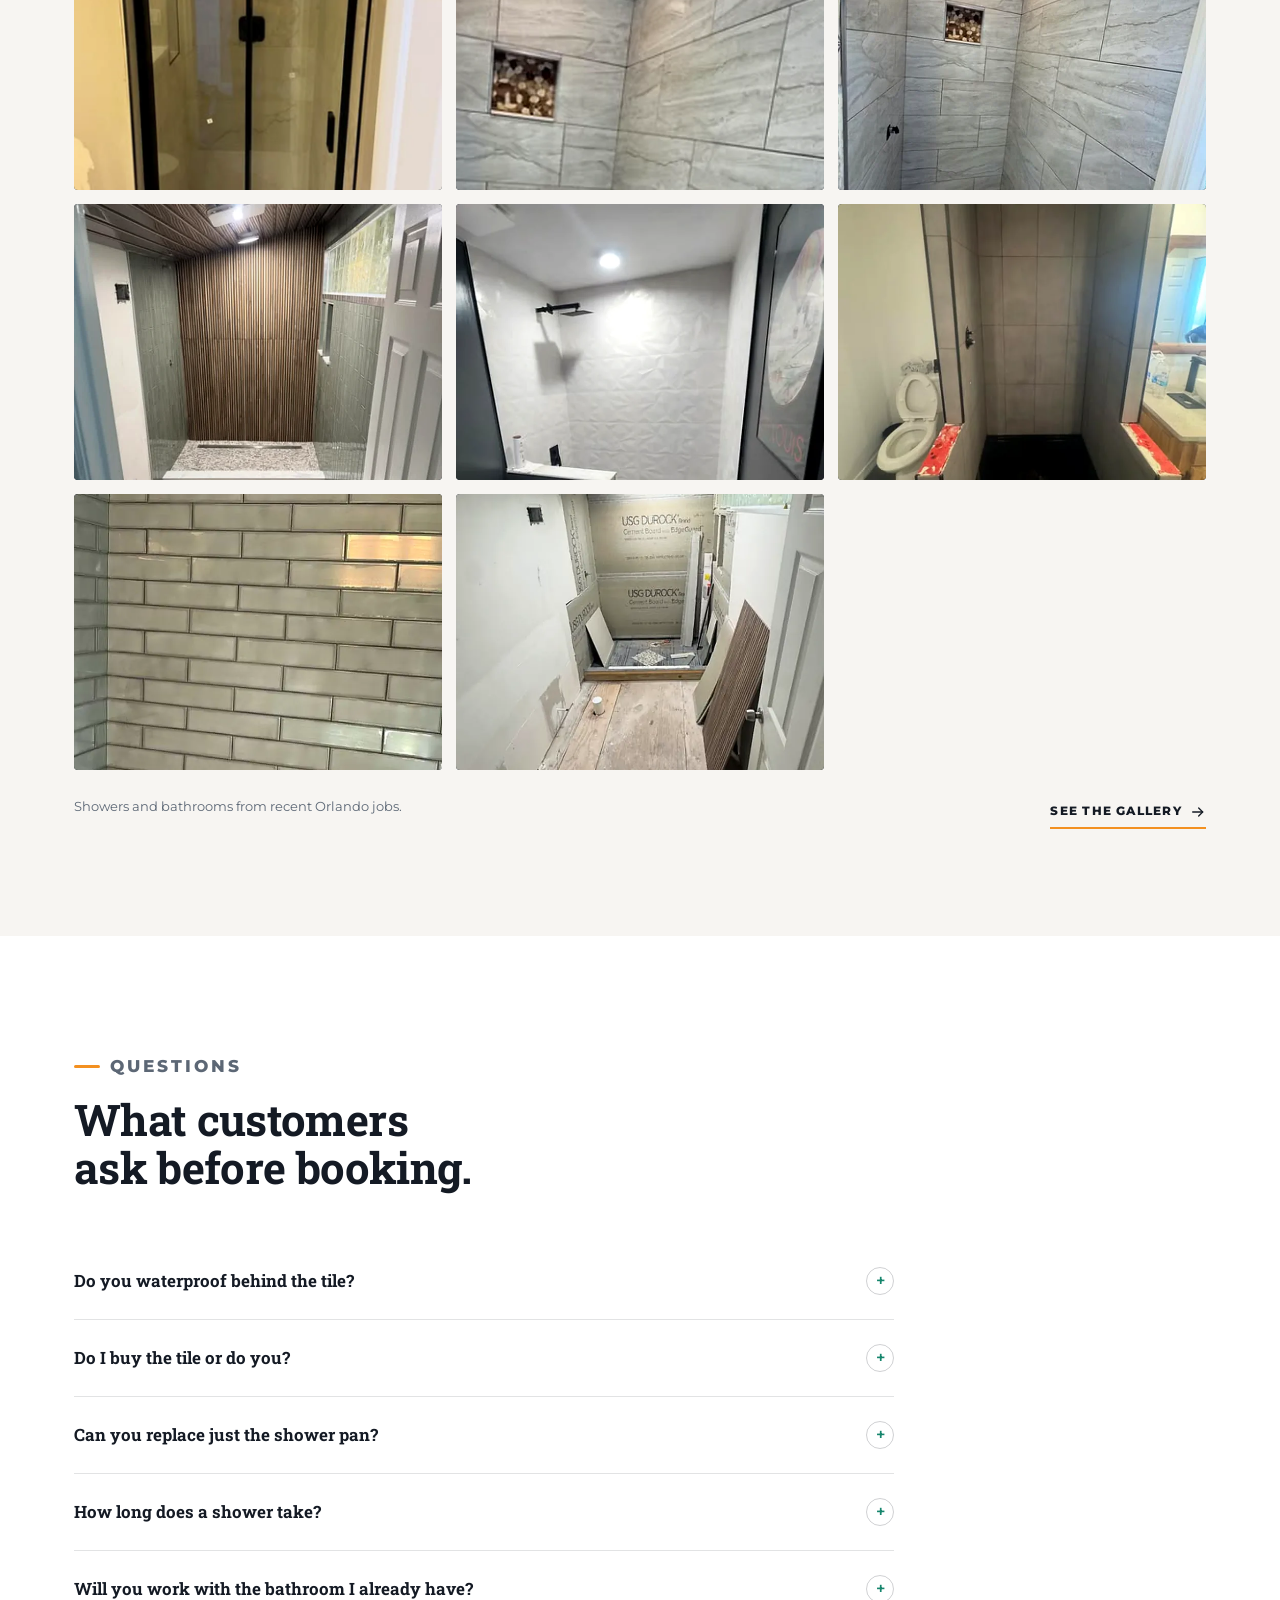
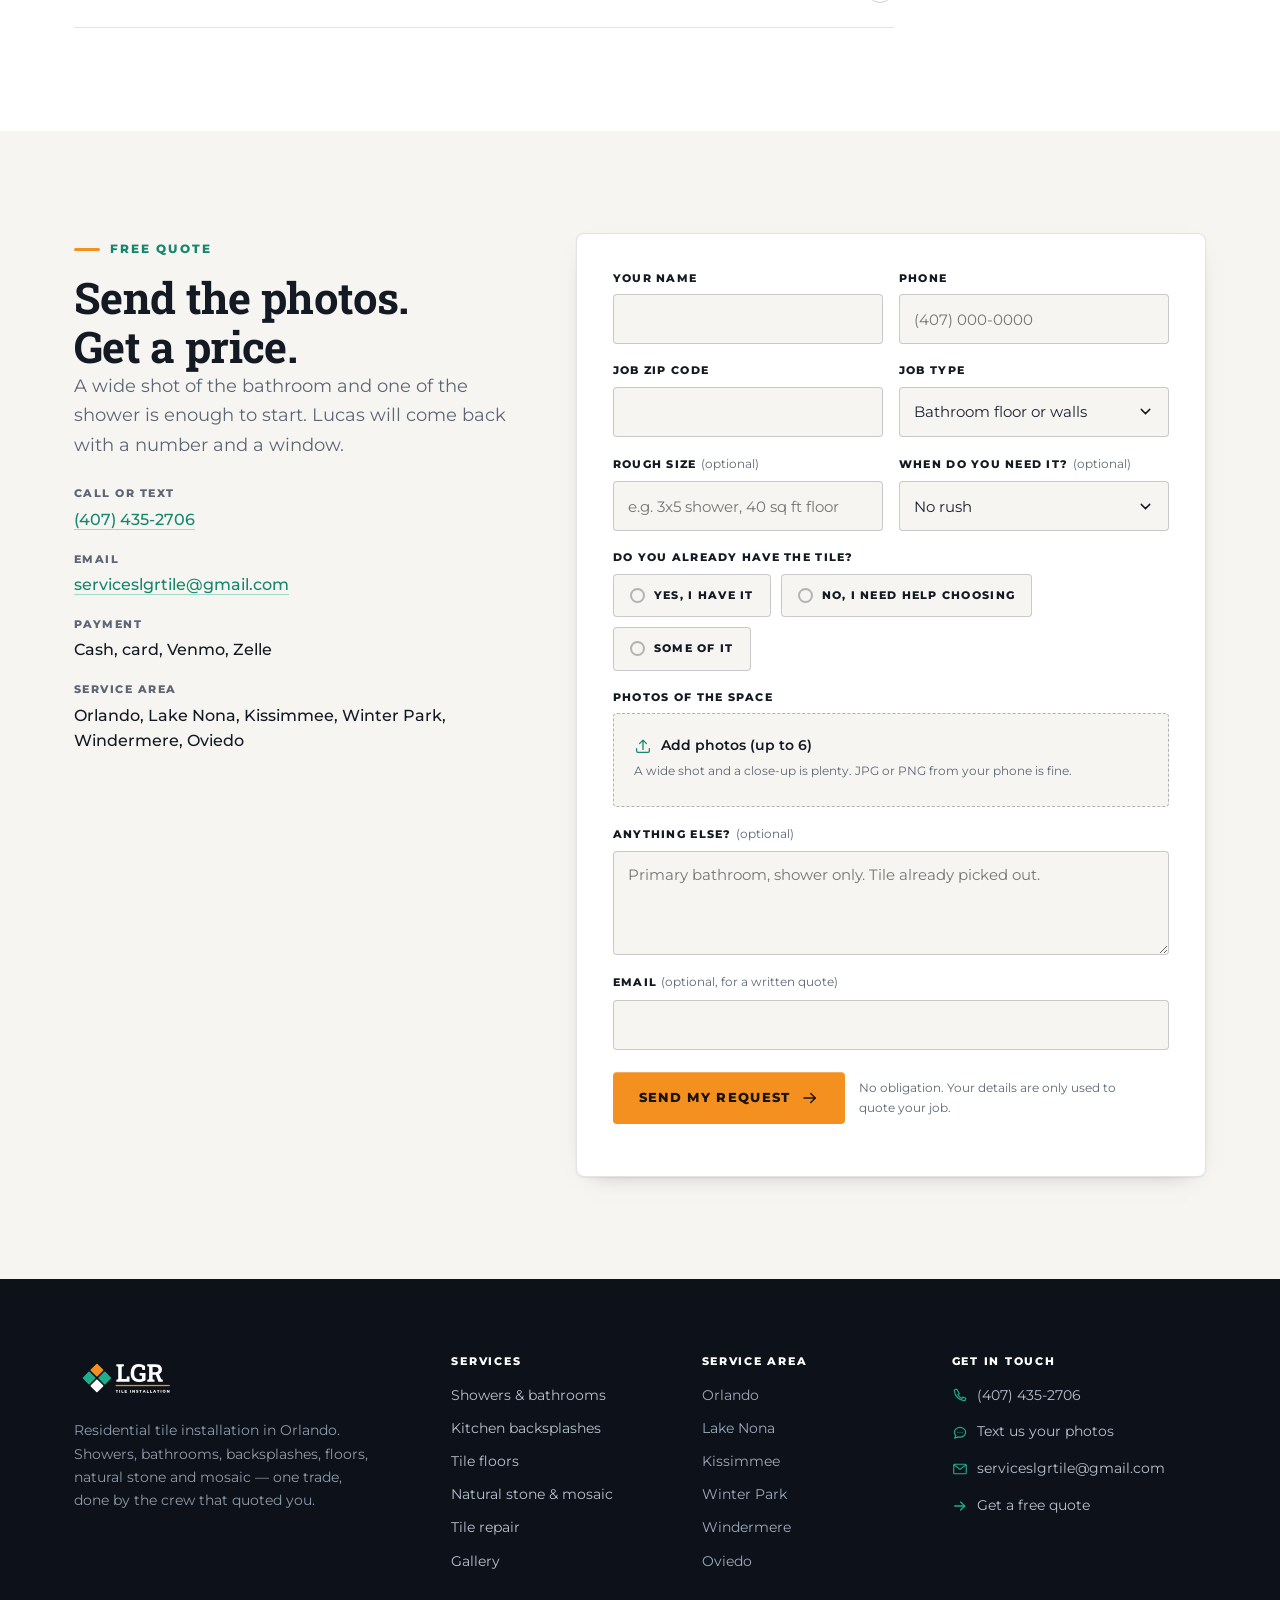
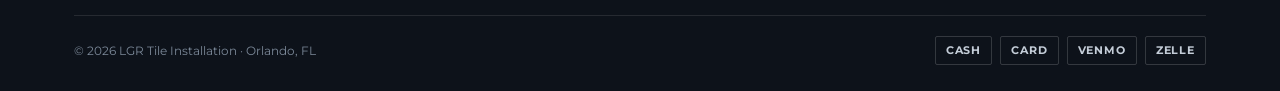
<file: showers-bathrooms/index.html>
<!doctype html>
<html lang="en">
<head>
  <meta charset="utf-8">
  <meta name="viewport" content="width=device-width, initial-scale=1">
  <title>Tile Shower Installation in Orlando, FL | LGR Tile</title>
  <meta name="description" content="Custom tile showers and bathroom remodels in Orlando — pans, walls, niches, benches and waterproofing. Ten years in tile, 4.9 stars from 217 Thumbtack reviews. Free quotes.">
  <link rel="canonical" href="https://lgrtileorlando.com/showers-bathrooms/">
  <meta name="theme-color" content="#141a24">
  <link rel="icon" href="/assets/favicon.svg" type="image/svg+xml">
  <meta property="og:type" content="website">
  <meta property="og:site_name" content="LGR Tile Installation">
  <meta property="og:title" content="Tile Shower Installation in Orlando, FL | LGR Tile">
  <meta property="og:description" content="Custom tile showers and bathroom remodels in Orlando. Waterproofed properly, set by a tile crew, not a handyman.">
  <meta property="og:url" content="https://lgrtileorlando.com/showers-bathrooms/">
  <meta property="og:image" content="https://lgrtileorlando.com/assets/og.png">
  <meta name="twitter:card" content="summary_large_image">
  <link rel="preload" href="/assets/fonts/roboto-slab-var.woff2" as="font" type="font/woff2" crossorigin>
  <link rel="preload" href="/assets/fonts/montserrat-var.woff2" as="font" type="font/woff2" crossorigin>
  <link rel="stylesheet" href="/assets/styles.css">
  <link rel="stylesheet" href="/assets/pages.css">
  <link rel="stylesheet" href="/assets/motion.css">
  <script>document.documentElement.classList.add('js');</script>
  <script type="application/ld+json">
  {
    "@context": "https://schema.org",
    "@graph": [
      {
        "@type": "Service",
        "name": "Tile shower and bathroom installation",
        "serviceType": "Custom tile showers and bathroom tile remodels",
        "provider": { "@type": "HomeAndConstructionBusiness", "name": "LGR Tile Installation", "telephone": "+1-407-435-2706", "url": "https://lgrtileorlando.com/" },
        "areaServed": [
          { "@type": "City", "name": "Orlando" },
          { "@type": "City", "name": "Lake Nona" },
          { "@type": "City", "name": "Kissimmee" },
          { "@type": "City", "name": "Winter Park" },
          { "@type": "City", "name": "Windermere" },
          { "@type": "City", "name": "Oviedo" }
        ],
        "url": "https://lgrtileorlando.com/showers-bathrooms/"
      },
      {
        "@type": "BreadcrumbList",
        "itemListElement": [
          { "@type": "ListItem", "position": 1, "name": "Home", "item": "https://lgrtileorlando.com/" },
          { "@type": "ListItem", "position": 2, "name": "Showers & bathrooms", "item": "https://lgrtileorlando.com/showers-bathrooms/" }
        ]
      },
      {
        "@type": "FAQPage",
        "mainEntity": [
          {
            "@type": "Question",
            "name": "Do you waterproof behind the tile?",
            "acceptedAnswer": { "@type": "Answer", "text": "Yes. Waterproofing goes on after the old shower comes out and before the first tile is set. It is the part you never see and the reason a shower lasts." }
          },
          {
            "@type": "Question",
            "name": "Do I buy the tile or do you?",
            "acceptedAnswer": { "@type": "Answer", "text": "Either. Most customers buy their own tile and have it delivered; we will tell you how much to order once the job is measured. If you would rather pick from a showroom together, ask on the call." }
          },
          {
            "@type": "Question",
            "name": "Can you replace just the shower pan?",
            "acceptedAnswer": { "@type": "Answer", "text": "Sometimes, but not always. A pan is tied into the walls and the drain, so we look at how the whole enclosure is built first. We will tell you honestly whether a pan-only repair will hold or whether the shower needs to come out." }
          },
          {
            "@type": "Question",
            "name": "How long does a shower take?",
            "acceptedAnswer": { "@type": "Answer", "text": "It depends on the size, the substrate, the tile and how many details are going in. You get a dated window in your written quote before anything starts, and an update if it moves." }
          },
          {
            "@type": "Question",
            "name": "Will you work with the bathroom I already have?",
            "acceptedAnswer": { "@type": "Answer", "text": "Yes. Most of our work is a straight swap: same footprint, new tile. Moving a drain or a wall is a different job and we will say so up front if it needs another trade." }
          }
        ]
      }
    ]
  }
  </script>
</head>
<body>
  <a class="skip-link" href="#main">Skip to content</a>

  <header class="site-header">
    <div class="wrap">
      <a class="brand" href="/" aria-label="LGR Tile Installation — home">
        <img src="/assets/logo-header-dark.svg" alt="LGR Tile Installation" width="352" height="94">
      </a>
      <nav class="nav" id="site-nav" aria-label="Main">
        <a href="/">Home</a>
        <a href="/showers-bathrooms/" aria-current="page">Showers &amp; bathrooms</a>
        <a href="/backsplashes/">Backsplashes</a>
        <a href="/floors/">Floors</a>
        <a href="/gallery/">Gallery</a>
        <a class="nav-cta btn btn--accent btn--sm" href="/quote/">Get a free quote</a>
      </nav>
      <div class="header-actions">
        <a class="header-phone" href="tel:+14074352706" data-loc="header">
          <svg class="icon" aria-hidden="true"><use href="/assets/sprite.svg#i-phone"></use></svg>
          (407) 435-2706
        </a>
        <a class="btn btn--accent btn--sm" href="/quote/">Get a free quote</a>
      </div>
      <button class="nav-toggle" type="button" aria-expanded="false" aria-controls="site-nav" aria-label="Open menu">
        <svg class="icon icon-menu" aria-hidden="true"><use href="/assets/sprite.svg#i-menu"></use></svg>
        <svg class="icon icon-close" aria-hidden="true"><use href="/assets/sprite.svg#i-close"></use></svg>
      </button>
    </div>
  </header>

  <main id="main">

    <section class="page-hero page-hero--split">
      <div class="wrap">
        <div>
          <nav class="crumbs" aria-label="Breadcrumb">
            <a href="/">Home</a><span class="sep">/</span><span aria-current="page">Showers &amp; bathrooms</span>
          </nav>
          <h1>Tile showers and bathroom remodels in Orlando.</h1>
          <p>A shower is a waterproofing job that happens to have tile on it. We build the pan, the walls, the niche and the bench so the tile is the last thing you ever think about.</p>
          <div class="page-hero-actions">
            <a class="btn btn--accent" href="#quote">Get a free quote <svg class="icon" aria-hidden="true"><use href="/assets/sprite.svg#i-arrow"></use></svg></a>
            <a class="btn btn--ghost-light" href="tel:+14074352706" data-loc="page-hero">
              <svg class="icon" aria-hidden="true"><use href="/assets/sprite.svg#i-phone"></use></svg>
              (407) 435-2706
            </a>
          </div>
        </div>
        <figure class="shot has-photo shot--tall" data-photo="showers-hero" data-alt="Walk-in shower in gray plank-look tile with a pebble niche">
          <span class="shot-label"><span class="tile-dot" aria-hidden="true"></span>Walk-in shower</span>
            <img class="photo" src="/assets/photos/shower-gray-plank-wide.webp" alt="Walk-in shower in gray plank-look tile with a pebble niche" width="900" height="619" fetchpriority="high" decoding="async">
          </figure>
      </div>
    </section>

    <section class="section">
      <div class="wrap split">
        <div class="reveal">
          <p class="eyebrow">What&rsquo;s included</p>
          <h2 class="h2">Everything behind the tile as well as on it.</h2>
          <p class="lede">Customers mostly review the tile. The reason a shower still looks right five years on is the work that went on two days before it.</p>
          <ul class="checks">
            <li><svg class="icon" aria-hidden="true"><use href="/assets/sprite.svg#i-check"></use></svg><span>A pre-sloped pan, built or set true, so water leaves instead of sitting.</span></li>
            <li><svg class="icon" aria-hidden="true"><use href="/assets/sprite.svg#i-check"></use></svg><span>Waterproofing over the substrate on walls and floor before tile goes up.</span></li>
            <li><svg class="icon" aria-hidden="true"><use href="/assets/sprite.svg#i-check"></use></svg><span>Niches, benches and corner shelves framed in properly, not stuck on.</span></li>
            <li><svg class="icon" aria-hidden="true"><use href="/assets/sprite.svg#i-check"></use></svg><span>Layout drawn out first, so cuts land where they look deliberate.</span></li>
            <li><svg class="icon" aria-hidden="true"><use href="/assets/sprite.svg#i-check"></use></svg><span>A floor tile with grip, not the same polished piece used on the walls.</span></li>
          </ul>
        </div>
        <div class="split-media reveal">
          <figure class="shot has-photo" data-photo="showers-waterproof" data-alt="Shower walls finished in waterproof cement board with the seams taped, before tiling">
            <span class="shot-label"><span class="tile-dot" aria-hidden="true"></span>Waterproofing in progress</span>
            <img class="photo" src="/assets/photos/shower-goboard.webp" alt="Shower walls finished in waterproof cement board with the seams taped, before tiling" width="720" height="540" loading="lazy" decoding="async">
          </figure>
        </div>
      </div>
    </section>

    <section class="section section--paper">
      <div class="wrap">
        <div class="section-head reveal">
          <p class="eyebrow">The job, step by step</p>
          <h2 class="h2">How a bathroom gets redone.</h2>
          <p>Same order every time. It is why the finished room has no surprises in it.</p>
        </div>
        <div class="detail-grid">
          <article class="detail reveal">
            <h3>1. Strip and inspect</h3>
            <p>Old tile, backer and pan come out. What is underneath decides the next step — framing, subfloor, or a leak that never showed on the surface.</p>
          </article>
          <article class="detail reveal">
            <h3>2. Waterproof</h3>
            <p>Substrate, then a continuous waterproof membrane across floor and walls, tied into the drain and up the walls behind the tile.</p>
          </article>
          <article class="detail reveal">
            <h3>3. Set out the layout</h3>
            <p>Full tiles centred where you look first, cuts pushed to the corners, and grout lines that run straight from the floor to the ceiling.</p>
          </article>
          <article class="detail reveal">
            <h3>4. Tile the room</h3>
            <p>Walls, floor, niche, bench and curb. Stone and mosaic take longer — each piece is checked before it is set.</p>
          </article>
          <article class="detail reveal">
            <h3>5. Grout and seal</h3>
            <p>Grout lines cleaned and finished evenly, silicone at the changes of plane, stone sealed where it needs it.</p>
          </article>
          <article class="detail reveal">
            <h3>6. Clean and walk through</h3>
            <p>The room is left clean and the work is walked with you before we pack up. Anything that needs a second look gets one.</p>
          </article>
        </div>
      </div>
    </section>

    <section class="section" id="bathrooms">
      <div class="wrap split split--reverse">
        <div class="split-media reveal">
          <figure class="shot has-photo shot--stone" data-photo="bathroom-floor" data-alt="Bathroom floor in patterned tile beside a tiled shower">
            <span class="shot-label"><span class="tile-dot" aria-hidden="true"></span>Bathroom floor &amp; walls</span>
            <img class="photo" src="/assets/photos/bathroom-floor-detail.webp" alt="Bathroom floor in patterned tile beside a tiled shower" width="720" height="540" loading="lazy" decoding="async">
          </figure>
        </div>
        <div class="reveal">
          <p class="eyebrow">Bathroom remodels</p>
          <h2 class="h2">Floors, walls, tub areas — or the whole room.</h2>
          <p class="lede">Plenty of customers do not want a new bathroom. They want the pink tile gone, or a floor that is not slippery, or a tub surround that stops looking tired.</p>
          <ul class="checks">
            <li><svg class="icon" aria-hidden="true"><use href="/assets/sprite.svg#i-check"></use></svg><span>Bathroom floors in porcelain or natural stone, level and grouted clean.</span></li>
            <li><svg class="icon" aria-hidden="true"><use href="/assets/sprite.svg#i-check"></use></svg><span>Tub surrounds and wall tile, including the awkward cuts around fixtures.</span></li>
            <li><svg class="icon" aria-hidden="true"><use href="/assets/sprite.svg#i-check"></use></svg><span>Half-renovations: keep the tub, retile everything you can see.</span></li>
            <li><svg class="icon" aria-hidden="true"><use href="/assets/sprite.svg#i-check"></use></svg><span>Matching new tile to an old floor elsewhere in the house.</span></li>
          </ul>
          <p class="area-note">We are a tile crew, not a general contractor. If a job needs plumbing moved, framing or a new vanity fitted, we will tell you before you book.</p>
        </div>
      </div>
    </section>

    <section class="section section--paper">
      <div class="wrap">
        <div class="section-head reveal">
          <p class="eyebrow">Shower &amp; bathroom work</p>
          <h2 class="h2">A look at the detail.</h2>
        </div>
        <div class="gallery-grid">
          <figure class="shot has-photo" data-photo="sb-1" data-alt="Marble-look walk-in shower with a black-framed glass door"><span class="shot-label"><span class="tile-dot" aria-hidden="true"></span>Marble-look shower</span>
            <img class="photo" src="/assets/photos/shower-marble-portrait.webp" alt="Marble-look walk-in shower with a black-framed glass door" width="780" height="975" loading="lazy" decoding="async">
          </figure>
          <figure class="shot has-photo" data-photo="sb-2" data-alt="Pebble mosaic niche in a gray tiled shower"><span class="shot-label"><span class="tile-dot" aria-hidden="true"></span>Pebble niche</span>
            <img class="photo" src="/assets/photos/shower-gray-niche.webp" alt="Pebble mosaic niche in a gray tiled shower" width="640" height="479" loading="lazy" decoding="async">
          </figure>
          <figure class="shot has-photo" data-photo="sb-3" data-alt="Gray plank-look tiled shower walls"><span class="shot-label"><span class="tile-dot" aria-hidden="true"></span>Gray plank shower</span>
            <img class="photo" src="/assets/photos/shower-gray-plank-43.webp" alt="Gray plank-look tiled shower walls" width="720" height="540" loading="lazy" decoding="async">
          </figure>
          <figure class="shot has-photo" data-photo="sb-4" data-alt="Bathroom with a wood-look tiled ceiling"><span class="shot-label"><span class="tile-dot" aria-hidden="true"></span>Wood-look ceiling</span>
            <img class="photo" src="/assets/photos/bathroom-wood-ceiling.webp" alt="Bathroom with a wood-look tiled ceiling" width="720" height="540" loading="lazy" decoding="async">
          </figure>
          <figure class="shot has-photo" data-photo="sb-5" data-alt="Textured shower wall with a dark accent wall"><span class="shot-label"><span class="tile-dot" aria-hidden="true"></span>Accent wall</span>
            <img class="photo" src="/assets/photos/bathroom-accent-wall.webp" alt="Textured shower wall with a dark accent wall" width="720" height="540" loading="lazy" decoding="async">
          </figure>
          <figure class="shot has-photo" data-photo="sb-6" data-alt="Shower pan waterproofed before tiling"><span class="shot-label"><span class="tile-dot" aria-hidden="true"></span>Waterproofing</span>
            <img class="photo" src="/assets/photos/shower-in-progress.webp" alt="Shower pan waterproofed before tiling" width="720" height="540" loading="lazy" decoding="async">
          </figure>
          <figure class="shot has-photo" data-photo="sb-7" data-alt="Stacked subway tile on a shower wall"><span class="shot-label"><span class="tile-dot" aria-hidden="true"></span>Stacked subway</span>
            <img class="photo" src="/assets/photos/shower-subway-stacked.webp" alt="Stacked subway tile on a shower wall" width="720" height="540" loading="lazy" decoding="async">
          </figure>
          <figure class="shot has-photo" data-photo="sb-8" data-alt="Bathroom stripped back with cement board and a new subfloor ready for tile"><span class="shot-label"><span class="tile-dot" aria-hidden="true"></span>Before the tile</span>
            <img class="photo" src="/assets/photos/bathroom-demo.webp" alt="Bathroom stripped back with cement board and a new subfloor ready for tile" width="720" height="540" loading="lazy" decoding="async">
          </figure>
        </div>
        <div class="work-foot">
          <p class="work-note">Showers and bathrooms from recent Orlando jobs.</p>
          <a class="text-link" href="/gallery/">See the gallery <svg class="icon" aria-hidden="true"><use href="/assets/sprite.svg#i-arrow"></use></svg></a>
        </div>
      </div>
    </section>

    <section class="section">
      <div class="wrap">
        <div class="section-head reveal">
          <p class="eyebrow">Questions</p>
          <h2 class="h2">What customers ask before booking.</h2>
        </div>
        <div class="faq reveal">
          <details>
            <summary>Do you waterproof behind the tile?</summary>
            <div class="faq-body"><p>Yes. Waterproofing goes on after the old shower comes out and before the first tile is set. It is the part you never see, and the reason a shower lasts.</p></div>
          </details>
          <details>
            <summary>Do I buy the tile or do you?</summary>
            <div class="faq-body"><p>Either. Most customers buy their own tile and have it delivered; we will tell you how much to order once the job is measured. If you would rather pick from a showroom together, ask on the call.</p></div>
          </details>
          <details>
            <summary>Can you replace just the shower pan?</summary>
            <div class="faq-body"><p>Sometimes, but not always. A pan is tied into the walls and the drain, so we look at how the whole enclosure is built first. We will tell you honestly whether a pan-only repair will hold or whether the shower needs to come out.</p></div>
          </details>
          <details>
            <summary>How long does a shower take?</summary>
            <div class="faq-body"><p>It depends on the size, the substrate, the tile and how many details are going in. You get a dated window in your written quote before anything starts, and an update if it moves.</p></div>
          </details>
          <details>
            <summary>Will you work with the bathroom I already have?</summary>
            <div class="faq-body"><p>Yes. Most of our work is a straight swap: same footprint, new tile. Moving a drain or a wall is a different job, and we will say so up front if it needs another trade.</p></div>
          </details>
        </div>
      </div>
    </section>

    <section class="section section--paper" id="quote">
      <div class="wrap">
        <div class="quote-shell">
          <div class="quote-aside reveal">
            <p class="eyebrow">Free quote</p>
            <h2 class="h2">Send the photos. Get a price.</h2>
            <p class="lede">A wide shot of the bathroom and one of the shower is enough to start. Lucas will come back with a number and a window.</p>
            <dl>
              <div><dt>Call or text</dt><dd><a href="tel:+14074352706" data-loc="quote-aside">(407) 435-2706</a></dd></div>
              <div><dt>Email</dt><dd><a href="mailto:serviceslgrtile@gmail.com">serviceslgrtile@gmail.com</a></dd></div>
              <div><dt>Payment</dt><dd>Cash, card, Venmo, Zelle</dd></div>
              <div><dt>Service area</dt><dd>Orlando, Lake Nona, Kissimmee, Winter Park, Windermere, Oviedo</dd></div>
            </dl>
          </div>

          <form class="form-card reveal" data-quote-form novalidate>
            <div class="form-grid">
              <div class="field">
                <label for="name">Your name</label>
                <input id="name" name="name" type="text" autocomplete="name" required>
                <span class="field-error" aria-live="polite"></span>
              </div>
              <div class="field">
                <label for="phone">Phone</label>
                <input id="phone" name="phone" type="tel" inputmode="tel" autocomplete="tel" placeholder="(407) 000-0000" required>
                <span class="field-error" aria-live="polite"></span>
              </div>
              <div class="field">
                <label for="zip">Job ZIP code</label>
                <input id="zip" name="zip" type="text" inputmode="numeric" maxlength="5" autocomplete="postal-code" required>
                <span class="field-error" aria-live="polite"></span>
              </div>
              <div class="field">
                <label for="jobType">Job type</label>
                <select id="jobType" name="jobType" required>
                  <option>Shower</option>
                  <option selected>Bathroom floor or walls</option>
                  <option>Kitchen backsplash</option>
                  <option>Tile floor</option>
                  <option>Natural stone or mosaic</option>
                  <option>Tile repair or matching</option>
                  <option>Not sure yet</option>
                </select>
                <span class="field-error" aria-live="polite"></span>
              </div>
              <div class="field">
                <label for="size">Rough size <span class="hint">(optional)</span></label>
                <input id="size" name="size" type="text" placeholder="e.g. 3x5 shower, 40 sq ft floor">
              </div>
              <div class="field">
                <label for="timing">When do you need it? <span class="hint">(optional)</span></label>
                <select id="timing" name="timing">
                  <option value="">No rush</option>
                  <option>As soon as possible</option>
                  <option>Within a month</option>
                  <option>One to three months</option>
                  <option>Just planning and pricing</option>
                </select>
              </div>
              <div class="field field--full" data-group="haveTile">
                <label id="haveTileLabel3">Do you already have the tile?</label>
                <div class="choice-row" role="radiogroup" aria-labelledby="haveTileLabel3">
                  <label class="choice"><input type="radio" name="haveTile" value="Yes"><span>Yes, I have it</span></label>
                  <label class="choice"><input type="radio" name="haveTile" value="No"><span>No, I need help choosing</span></label>
                  <label class="choice"><input type="radio" name="haveTile" value="Partly"><span>Some of it</span></label>
                </div>
                <span class="field-error" aria-live="polite"></span>
              </div>
              <div class="field field--full">
                <label for="photos">Photos of the space</label>
                <span class="file-drop">
                  <input id="photos" name="photos" type="file" accept="image/*" multiple>
                  <span class="file-title"><svg class="icon" aria-hidden="true"><use href="/assets/sprite.svg#i-upload"></use></svg>Add photos (up to 6)</span>
                  <span class="file-hint">A wide shot and a close-up is plenty. JPG or PNG from your phone is fine.</span>
                  <span class="file-list" aria-live="polite"></span>
                </span>
              </div>
              <div class="field field--full">
                <label for="message">Anything else? <span class="hint">(optional)</span></label>
                <textarea id="message" name="message" placeholder="Primary bathroom, shower only. Tile already picked out."></textarea>
              </div>
              <div class="field field--full">
                <label for="email">Email <span class="hint">(optional, for a written quote)</span></label>
                <input id="email" name="email" type="email" autocomplete="email">
                <span class="field-error" aria-live="polite"></span>
              </div>
              <div class="hp-field" aria-hidden="true">
                <label for="company_website">Leave this empty</label>
                <input id="company_website" name="company_website" type="text" tabindex="-1" autocomplete="off">
              </div>
            </div>
            <div class="form-foot">
              <button class="btn btn--accent" type="submit">Send my request <svg class="icon" aria-hidden="true"><use href="/assets/sprite.svg#i-arrow"></use></svg></button>
              <p class="form-note">No obligation. Your details are only used to quote your job.</p>
            </div>
            <p class="form-status" role="status" aria-live="polite"></p>
          </form>
        </div>
      </div>
    </section>

  </main>

  <footer class="site-footer">
    <div class="wrap">
      <div class="footer-grid">
        <div class="footer-brand">
          <img src="/assets/logo-dark.svg" alt="LGR Tile Installation" width="499" height="220">
          <p>Residential tile installation in Orlando. Showers, bathrooms, backsplashes, floors, natural stone and mosaic — one trade, done by the crew that quoted you.</p>
        </div>
        <div>
          <h4>Services</h4>
          <ul>
            <li><a href="/showers-bathrooms/">Showers &amp; bathrooms</a></li>
            <li><a href="/backsplashes/">Kitchen backsplashes</a></li>
            <li><a href="/floors/">Tile floors</a></li>
            <li><a href="/floors/#stone">Natural stone &amp; mosaic</a></li>
            <li><a href="/quote/#repair">Tile repair</a></li>
            <li><a href="/gallery/">Gallery</a></li>
          </ul>
        </div>
        <div>
          <h4>Service area</h4>
          <ul>
            <li>Orlando</li>
            <li>Lake Nona</li>
            <li>Kissimmee</li>
            <li>Winter Park</li>
            <li>Windermere</li>
            <li>Oviedo</li>
          </ul>
        </div>
        <div class="footer-contact">
          <h4>Get in touch</h4>
          <ul>
            <li><a href="tel:+14074352706" data-loc="footer"><svg class="icon" aria-hidden="true"><use href="/assets/sprite.svg#i-phone"></use></svg>(407) 435-2706</a></li>
            <li><a href="sms:+14074352706" data-loc="footer"><svg class="icon" aria-hidden="true"><use href="/assets/sprite.svg#i-chat"></use></svg>Text us your photos</a></li>
            <li><a href="mailto:serviceslgrtile@gmail.com"><svg class="icon" aria-hidden="true"><use href="/assets/sprite.svg#i-mail"></use></svg>serviceslgrtile@gmail.com</a></li>
            <li><a href="/quote/"><svg class="icon" aria-hidden="true"><use href="/assets/sprite.svg#i-arrow"></use></svg>Get a free quote</a></li>
          </ul>
        </div>
      </div>
      <div class="footer-bottom">
        <p>&copy; <span id="year">2026</span> LGR Tile Installation &middot; Orlando, FL</p>
        <div class="pay-list"><span>Cash</span><span>Card</span><span>Venmo</span><span>Zelle</span></div>
      </div>
    </div>
  </footer>

  <div class="mobile-bar">
    <a class="bar-call" href="tel:+14074352706" data-loc="mobile-bar">
      <svg class="icon" aria-hidden="true"><use href="/assets/sprite.svg#i-phone"></use></svg>Call
    </a>
    <a class="bar-quote" href="/quote/">
      <svg class="icon" aria-hidden="true"><use href="/assets/sprite.svg#i-chat"></use></svg>Get a quote
    </a>
  </div>

  <script src="/assets/motion.js" defer></script>
  <script src="/assets/site.js" defer></script>
</body>
</html>
</file>
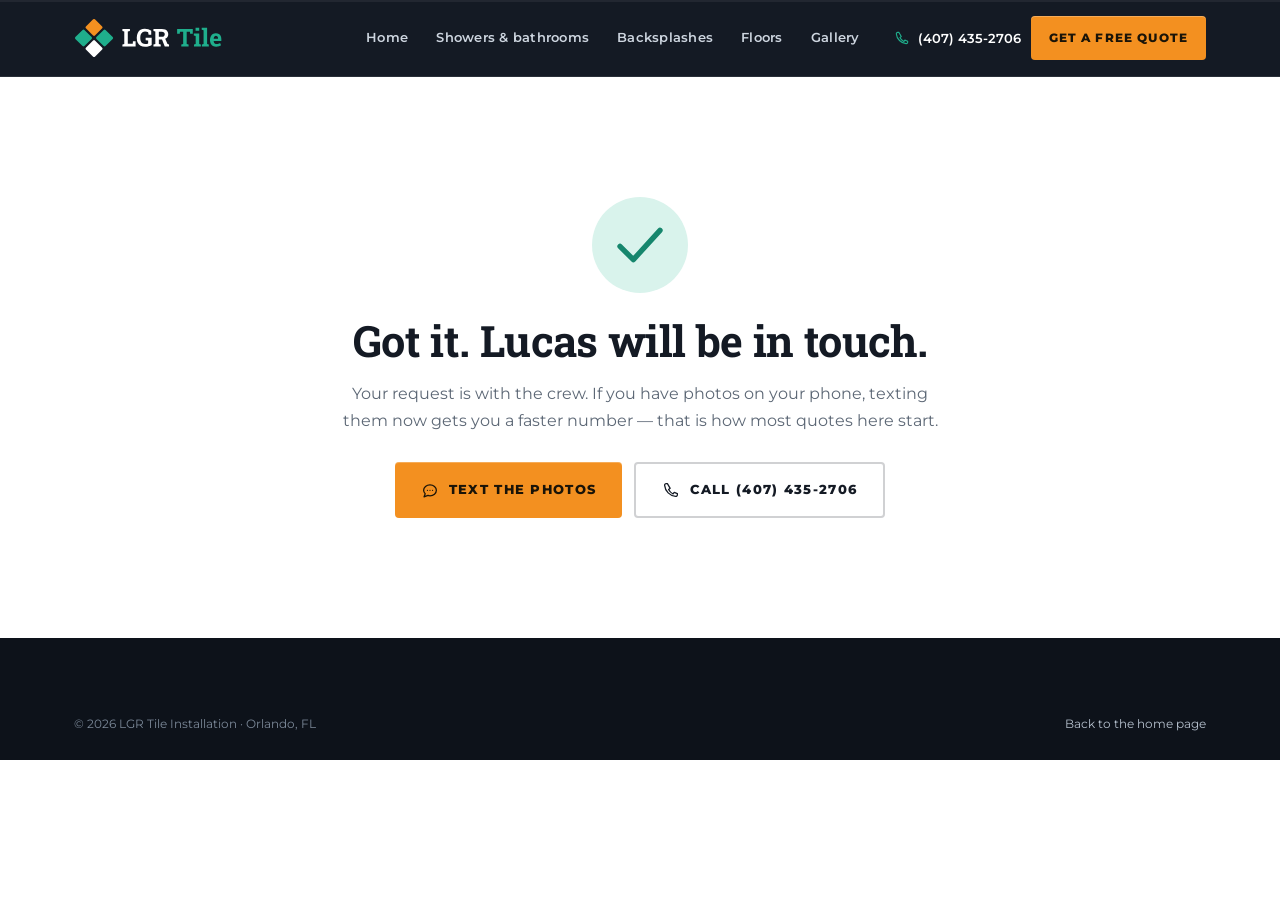
<file: thank-you/index.html>
<!doctype html>
<html lang="en">
<head>
  <meta charset="utf-8">
  <meta name="viewport" content="width=device-width, initial-scale=1">
  <title>Request received | LGR Tile Installation</title>
  <meta name="description" content="Thanks — your tile quote request has been received. LGR Tile Installation will be in touch shortly.">
  <meta name="robots" content="noindex, follow">
  <link rel="canonical" href="https://lgrtileorlando.com/thank-you/">
  <meta name="theme-color" content="#141a24">
  <link rel="icon" href="/assets/favicon.svg" type="image/svg+xml">
  <link rel="stylesheet" href="/assets/styles.css">
  <link rel="stylesheet" href="/assets/pages.css">
  <link rel="stylesheet" href="/assets/motion.css">
  <script>document.documentElement.classList.add('js');</script>
</head>
<body>
  <a class="skip-link" href="#main">Skip to content</a>

  <header class="site-header">
    <div class="wrap">
      <a class="brand" href="/" aria-label="LGR Tile Installation — home">
        <img src="/assets/logo-header-dark.svg" alt="LGR Tile Installation" width="352" height="94">
      </a>
      <nav class="nav" id="site-nav" aria-label="Main">
        <a href="/">Home</a>
        <a href="/showers-bathrooms/">Showers &amp; bathrooms</a>
        <a href="/backsplashes/">Backsplashes</a>
        <a href="/floors/">Floors</a>
        <a href="/gallery/">Gallery</a>
        <a class="nav-cta btn btn--accent btn--sm" href="/quote/">Get a free quote</a>
      </nav>
      <div class="header-actions">
        <a class="header-phone" href="tel:+14074352706" data-loc="header">
          <svg class="icon" aria-hidden="true"><use href="/assets/sprite.svg#i-phone"></use></svg>
          (407) 435-2706
        </a>
        <a class="btn btn--accent btn--sm" href="/quote/">Get a free quote</a>
      </div>
      <button class="nav-toggle" type="button" aria-expanded="false" aria-controls="site-nav" aria-label="Open menu">
        <svg class="icon icon-menu" aria-hidden="true"><use href="/assets/sprite.svg#i-menu"></use></svg>
        <svg class="icon icon-close" aria-hidden="true"><use href="/assets/sprite.svg#i-close"></use></svg>
      </button>
    </div>
  </header>

  <main id="main">
    <section class="thanks">
      <div class="wrap">
        <svg class="icon icon-check" aria-hidden="true"><use href="/assets/sprite.svg#i-check"></use></svg>
        <h1>Got it. Lucas will be in touch.</h1>
        <p>Your request is with the crew. If you have photos on your phone, texting them now gets you a faster number — that is how most quotes here start.</p>
        <div class="thanks-actions">
          <a class="btn btn--accent" href="sms:+14074352706?&body=Hi%20Lucas%2C%20I%20just%20sent%20a%20quote%20request%20through%20the%20website." data-loc="thanks">
            <svg class="icon" aria-hidden="true"><use href="/assets/sprite.svg#i-chat"></use></svg>
            Text the photos
          </a>
          <a class="btn btn--ghost" href="tel:+14074352706" data-loc="thanks">
            <svg class="icon" aria-hidden="true"><use href="/assets/sprite.svg#i-phone"></use></svg>
            Call (407) 435-2706
          </a>
        </div>
      </div>
    </section>
  </main>

  <footer class="site-footer">
    <div class="wrap">
      <div class="footer-bottom" style="border-top: 0; padding-top: 0;">
        <p>&copy; <span id="year">2026</span> LGR Tile Installation &middot; Orlando, FL</p>
        <p><a href="/">Back to the home page</a></p>
      </div>
    </div>
  </footer>

  <script src="/assets/motion.js" defer></script>
  <script src="/assets/site.js" defer></script>
</body>
</html>
</file>
<file: assets/styles.css>
/* LGR Tile Installation — shared styles
   Palette and type per the October 2026 brief. No frameworks, no build step. */

@font-face {
  font-family: 'Montserrat';
  src: url('/assets/fonts/montserrat-var.woff2') format('woff2-variations');
  font-weight: 100 900;
  font-style: normal;
  font-display: swap;
}
@font-face {
  font-family: 'Roboto Slab';
  src: url('/assets/fonts/roboto-slab-var.woff2') format('woff2-variations');
  font-weight: 100 900;
  font-style: normal;
  font-display: swap;
}

:root {
  --navy: #141a24;
  --navy-deep: #0d121a;
  --navy-soft: #1e2836;
  --teal: #1fae8c;
  --teal-dark: #16866d;
  --teal-soft: #d9f3ec;
  --orange: #f39020;
  --orange-dark: #d97a0c;
  --paper: #f7f5f2;
  --white: #ffffff;
  --ink: #1b2330;
  --muted: #5c6775;
  --muted-light: #a9b4c2;
  --line: rgba(20, 26, 36, 0.12);
  --line-strong: rgba(20, 26, 36, 0.2);
  --line-dark: rgba(255, 255, 255, 0.14);

  --slab: 'Roboto Slab', Georgia, 'Times New Roman', serif;
  --sans: 'Montserrat', -apple-system, BlinkMacSystemFont, 'Segoe UI', Arial, sans-serif;

  --wrap: 1180px;
  --radius: 4px;
  --radius-lg: 8px;
  --shadow-sm: 0 1px 2px rgba(13, 18, 26, 0.06), 0 8px 24px -18px rgba(13, 18, 26, 0.5);
  --shadow-md: 0 2px 6px rgba(13, 18, 26, 0.07), 0 26px 50px -34px rgba(13, 18, 26, 0.6);
  --ease: cubic-bezier(0.22, 0.61, 0.36, 1);
}

/* ---------- reset ---------- */

*,
*::before,
*::after { box-sizing: border-box; }

html {
  -webkit-text-size-adjust: 100%;
  scroll-behavior: smooth;
  scroll-padding-top: 96px;
}

body {
  margin: 0;
  background: var(--white);
  color: var(--ink);
  font-family: var(--sans);
  font-size: 1rem;
  font-weight: 400;
  line-height: 1.65;
  -webkit-font-smoothing: antialiased;
  text-rendering: optimizeLegibility;
}

body.nav-open { overflow: hidden; }

img,
svg,
video { max-width: 100%; display: block; }

img { height: auto; }

a { color: var(--teal-dark); text-decoration-thickness: 1px; text-underline-offset: 3px; }
a:hover { color: var(--navy); }

h1, h2, h3, h4 {
  font-family: var(--slab);
  font-weight: 700;
  line-height: 1.12;
  letter-spacing: -0.015em;
  margin: 0;
  color: var(--navy);
  text-wrap: balance;
}

p { margin: 0 0 1rem; }
p:last-child { margin-bottom: 0; }

figure, blockquote, dl, dd { margin: 0; }

ul, ol { margin: 0; padding: 0; }

button { font: inherit; color: inherit; }

:focus-visible {
  outline: 3px solid var(--orange);
  outline-offset: 3px;
  border-radius: 2px;
}

::selection { background: var(--teal); color: #fff; }

.skip-link {
  position: absolute;
  left: 12px;
  top: -80px;
  z-index: 200;
  background: var(--orange);
  color: var(--navy);
  font-weight: 800;
  font-size: 0.8rem;
  letter-spacing: 0.06em;
  text-transform: uppercase;
  padding: 12px 18px;
  text-decoration: none;
  border-radius: var(--radius);
  transition: top 0.2s var(--ease);
}
.skip-link:focus { top: 12px; color: var(--navy); }

.sr-only {
  position: absolute;
  width: 1px; height: 1px;
  padding: 0; margin: -1px;
  overflow: hidden;
  clip: rect(0 0 0 0);
  white-space: nowrap;
  border: 0;
}

/* ---------- layout ---------- */

.wrap {
  width: 100%;
  max-width: var(--wrap);
  margin-inline: auto;
  padding-inline: 24px;
}

.section { padding-block: clamp(64px, 8vw, 112px); }
.section--tight { padding-block: clamp(44px, 5vw, 72px); }
.section--paper { background: var(--paper); }
.section--navy { background: var(--navy); color: #dfe4ea; }
.section--navy h1,
.section--navy h2,
.section--navy h3 { color: #fff; }

.section-head { max-width: 720px; margin-bottom: clamp(32px, 4vw, 52px); }
.section-head--center { margin-inline: auto; text-align: center; }
.section-head p { margin-top: 14px; color: var(--muted); font-size: 1.06rem; }
.section--navy .section-head p { color: #b9c2cd; }

.eyebrow {
  display: inline-flex;
  align-items: center;
  gap: 10px;
  font-size: 0.72rem;
  font-weight: 800;
  letter-spacing: 0.18em;
  text-transform: uppercase;
  color: var(--teal-dark);
  margin: 0 0 14px;
}
.eyebrow::before {
  content: '';
  width: 26px;
  height: 3px;
  background: var(--orange);
  border-radius: 2px;
}
.section--navy .eyebrow { color: var(--teal); }

.h1 { font-size: clamp(2.3rem, 5.4vw, 4.05rem); }
.h2 { font-size: clamp(1.85rem, 3.4vw, 2.75rem); }
.h3 { font-size: clamp(1.2rem, 1.8vw, 1.45rem); }

.lede {
  font-size: clamp(1.02rem, 1.4vw, 1.16rem);
  color: var(--muted);
  max-width: 62ch;
}
.section--navy .lede { color: #b9c2cd; }

.rule {
  height: 1px;
  background: var(--line);
  border: 0;
  margin-block: 0;
}

/* ---------- buttons ---------- */

.btn {
  --btn-bg: var(--teal);
  --btn-fg: #fff;
  display: inline-flex;
  align-items: center;
  justify-content: center;
  gap: 10px;
  padding: 15px 26px;
  min-height: 52px;
  background: var(--btn-bg);
  color: var(--btn-fg);
  font-size: 0.82rem;
  font-weight: 800;
  letter-spacing: 0.1em;
  text-transform: uppercase;
  text-decoration: none;
  border: 0;
  border-radius: var(--radius);
  cursor: pointer;
  transition: transform 0.18s var(--ease), background-color 0.18s var(--ease), box-shadow 0.18s var(--ease);
  box-shadow: 0 1px 0 rgba(255, 255, 255, 0.25) inset;
}
.btn:hover {
  background: var(--teal-dark);
  color: #fff;
  transform: translateY(-1px);
  box-shadow: var(--shadow-md);
}
.btn:active { transform: translateY(0); }

.btn--accent { --btn-bg: var(--orange); --btn-fg: #1a1408; }
.btn--accent:hover { background: var(--orange-dark); color: #1a1408; }

.btn--navy { --btn-bg: var(--navy); --btn-fg: #fff; }
.btn--navy:hover { background: var(--navy-soft); color: #fff; }

.btn--ghost {
  background: transparent;
  color: var(--navy);
  border: 2px solid var(--line-strong);
  box-shadow: none;
}
.btn--ghost:hover { background: var(--navy); border-color: var(--navy); color: #fff; }

.btn--ghost-light {
  background: transparent;
  color: #fff;
  border: 2px solid rgba(255, 255, 255, 0.42);
  box-shadow: none;
}
.btn--ghost-light:hover { background: #fff; border-color: #fff; color: var(--navy); }

.btn--sm { min-height: 44px; padding: 11px 18px; font-size: 0.72rem; }
.btn--block { width: 100%; }

.btn .icon { width: 18px; height: 18px; }

.text-link {
  display: inline-flex;
  align-items: center;
  gap: 8px;
  font-size: 0.78rem;
  font-weight: 800;
  letter-spacing: 0.1em;
  text-transform: uppercase;
  text-decoration: none;
  color: var(--navy);
  border-bottom: 2px solid var(--orange);
  padding-bottom: 5px;
}
.text-link:hover { color: var(--teal-dark); }
.text-link .icon { width: 16px; height: 16px; transition: transform 0.18s var(--ease); }
.text-link:hover .icon { transform: translateX(3px); }

.icon { width: 20px; height: 20px; flex: none; fill: none; stroke: currentColor; stroke-width: 1.7; stroke-linecap: round; stroke-linejoin: round; }

/* ---------- header ---------- */

.site-header {
  position: sticky;
  top: 0;
  z-index: 100;
  background: var(--navy);
  color: #fff;
  border-bottom: 1px solid rgba(255, 255, 255, 0.09);
}
.site-header.is-scrolled { box-shadow: 0 12px 30px -22px rgba(0, 0, 0, 0.9); }

.site-header .wrap {
  display: flex;
  align-items: center;
  gap: 22px;
  min-height: 76px;
}

.brand { display: block; flex: none; }
.brand img { height: 40px; width: auto; }

.nav {
  display: flex;
  align-items: center;
  gap: 4px;
  margin-left: auto;
  font-size: 0.8rem;
  font-weight: 600;
  letter-spacing: 0.02em;
}
.nav a {
  position: relative;
  padding: 10px 12px;
  color: #cdd5df;
  text-decoration: none;
  border-radius: 3px;
  white-space: nowrap;
}
.nav a:hover { color: #fff; background: rgba(255, 255, 255, 0.06); }
.nav a[aria-current='page'] { color: #fff; }
.nav a[aria-current='page']::after {
  content: '';
  position: absolute;
  left: 12px;
  right: 12px;
  bottom: 4px;
  height: 2px;
  background: var(--teal);
}

.header-actions { display: flex; align-items: center; gap: 10px; flex: none; }
.nav .nav-cta { display: none; }
.header-phone {
  display: inline-flex;
  align-items: center;
  gap: 8px;
  color: #fff;
  font-size: 0.84rem;
  font-weight: 600;
  text-decoration: none;
  white-space: nowrap;
}
.header-phone:hover { color: var(--teal); }
.header-phone .icon { width: 16px; height: 16px; color: var(--teal); }

.nav-toggle {
  display: none;
  margin-left: auto;
  width: 46px;
  height: 46px;
  align-items: center;
  justify-content: center;
  background: transparent;
  border: 1px solid rgba(255, 255, 255, 0.24);
  border-radius: var(--radius);
  cursor: pointer;
  color: #fff;
}
.nav-toggle .icon { width: 22px; height: 22px; }
.nav-toggle .icon-close { display: none; }
.site-header.nav-open .nav-toggle .icon-menu { display: none; }
.site-header.nav-open .nav-toggle .icon-close { display: block; }

@media (max-width: 1080px) {
  .nav { gap: 0; font-size: 0.76rem; }
  .nav a { padding: 10px 9px; }
  .header-actions .btn { display: none; }
}

@media (max-width: 900px) {
  .site-header .wrap { min-height: 66px; }
  .brand img { height: 34px; }
  .nav-toggle { display: inline-flex; }
  .header-phone { display: none; }
  .nav {
    position: fixed;
    inset: 66px 0 auto;
    flex-direction: column;
    align-items: stretch;
    gap: 0;
    padding: 10px 18px 26px;
    margin: 0;
    background: var(--navy);
    border-bottom: 1px solid rgba(255, 255, 255, 0.12);
    max-height: calc(100vh - 66px);
    overflow-y: auto;
    transform: translateY(-8px);
    opacity: 0;
    visibility: hidden;
    transition: opacity 0.2s var(--ease), transform 0.2s var(--ease), visibility 0.2s;
    font-size: 0.95rem;
  }
  .site-header.nav-open .nav {
    opacity: 1;
    visibility: visible;
    transform: none;
  }
  .nav a {
    padding: 15px 6px;
    border-bottom: 1px solid rgba(255, 255, 255, 0.1);
    border-radius: 0;
  }
  .nav a[aria-current='page']::after { left: 6px; right: auto; width: 22px; bottom: 10px; }
  .nav .nav-cta {
    display: inline-flex;
    justify-content: center;
    margin-top: 16px;
    border-bottom: 0;
  }
}

/* ---------- hero ---------- */

.hero {
  position: relative;
  background: var(--navy);
  color: #dfe4ea;
  overflow: hidden;
}
.hero::before {
  content: '';
  position: absolute;
  inset: 0;
  background:
    radial-gradient(1100px 620px at 78% -10%, rgba(31, 174, 140, 0.22), transparent 62%),
    radial-gradient(760px 480px at 8% 108%, rgba(243, 144, 32, 0.14), transparent 66%);
  pointer-events: none;
}
.hero .wrap {
  position: relative;
  display: grid;
  grid-template-columns: minmax(0, 1.06fr) minmax(0, 0.94fr);
  gap: clamp(32px, 5vw, 72px);
  align-items: center;
  padding-block: clamp(48px, 7vw, 96px);
}

.hero-eyebrow {
  display: inline-flex;
  align-items: center;
  gap: 10px;
  padding: 7px 14px 7px 10px;
  margin-bottom: 22px;
  background: rgba(255, 255, 255, 0.07);
  border: 1px solid rgba(255, 255, 255, 0.12);
  border-radius: 999px;
  font-size: 0.7rem;
  font-weight: 800;
  letter-spacing: 0.14em;
  text-transform: uppercase;
  color: #fff;
}
.hero-eyebrow .dot {
  width: 8px; height: 8px;
  border-radius: 50%;
  background: var(--teal);
  box-shadow: 0 0 0 4px rgba(31, 174, 140, 0.2);
}

.hero h1 {
  color: #fff;
  font-size: clamp(2.35rem, 5.2vw, 4rem);
  line-height: 1.06;
  letter-spacing: -0.02em;
}
.hero h1 em {
  font-style: normal;
  color: var(--teal);
}
.hero-sub {
  margin-top: 22px;
  font-size: clamp(1rem, 1.4vw, 1.13rem);
  line-height: 1.7;
  color: #b7c1cd;
  max-width: 54ch;
}
.hero-actions {
  display: flex;
  flex-wrap: wrap;
  gap: 12px;
  margin-top: 30px;
}
.hero-meta {
  display: flex;
  flex-wrap: wrap;
  gap: 10px 22px;
  margin-top: 26px;
  font-size: 0.78rem;
  color: #99a5b3;
}
.hero-meta span { display: inline-flex; align-items: center; gap: 8px; }
.hero-meta .icon { width: 15px; height: 15px; color: var(--teal); }

.hero-art { position: relative; }

.hero-badge {
  position: absolute;
  left: -14px;
  bottom: 20px;
  z-index: 3;
  display: flex;
  align-items: center;
  gap: 12px;
  padding: 12px 18px 12px 14px;
  background: var(--paper);
  color: var(--navy);
  border-radius: var(--radius);
  box-shadow: 0 18px 40px -18px rgba(0, 0, 0, 0.75);
}
.hero-badge strong {
  font-family: var(--slab);
  font-size: 1.5rem;
  line-height: 1;
  display: block;
}
.hero-badge span { font-size: 0.68rem; font-weight: 800; letter-spacing: 0.12em; text-transform: uppercase; color: var(--muted); }
.hero-badge .stars { color: var(--orange); font-size: 0.82rem; letter-spacing: 0.12em; line-height: 1.2; }

@media (max-width: 900px) {
  .hero .wrap { grid-template-columns: minmax(0, 1fr); padding-block: 28px 56px; }
  .hero-art { order: 1; max-width: 560px; }
  .hero-art .shot { aspect-ratio: 16 / 10; }
  .hero-badge { left: auto; right: 12px; bottom: 12px; padding: 10px 14px; }
  .hero-badge strong { font-size: 1.2rem; }
}

/* ---------- photo slots ----------
   Real job photos are not in the repo yet. Each slot is a labelled, tiled
   placeholder that becomes a photo the moment site.js maps a file to it. */

.shot {
  --tone-a: #223041;
  --tone-b: #17202c;
  --tile: 54px;
  position: relative;
  overflow: hidden;
  background-color: var(--tone-b);
  border-radius: var(--radius);
  isolation: isolate;
  min-height: 200px;
}
.shot::before {
  content: '';
  position: absolute;
  inset: 0;
  background-image:
    linear-gradient(to right, rgba(255, 255, 255, 0.055) 1px, transparent 1px),
    linear-gradient(to bottom, rgba(255, 255, 255, 0.055) 1px, transparent 1px),
    radial-gradient(120% 90% at 20% 0%, rgba(31, 174, 140, 0.16), transparent 58%),
    radial-gradient(100% 80% at 95% 100%, rgba(243, 144, 32, 0.12), transparent 60%),
    linear-gradient(150deg, var(--tone-a), var(--tone-b));
  background-size: var(--tile) var(--tile), var(--tile) var(--tile), 100% 100%, 100% 100%, 100% 100%;
}
.shot::after {
  content: '';
  position: absolute;
  inset: 0;
  background: linear-gradient(105deg, transparent 34%, rgba(255, 255, 255, 0.07) 46%, transparent 58%);
  pointer-events: none;
}
.shot-label {
  position: absolute;
  left: 14px;
  bottom: 14px;
  z-index: 2;
  display: inline-flex;
  align-items: center;
  gap: 7px;
  padding: 6px 11px;
  background: rgba(13, 18, 26, 0.68);
  border: 1px solid rgba(255, 255, 255, 0.16);
  border-radius: 2px;
  color: #eef2f6;
  font-size: 0.63rem;
  font-weight: 700;
  letter-spacing: 0.1em;
  text-transform: uppercase;
  backdrop-filter: blur(3px);
}
.shot-label .tile-dot {
  width: 7px; height: 7px;
  border-radius: 1px;
  background: var(--teal);
  transform: rotate(45deg);
  flex: none;
}
.shot img.photo {
  position: absolute;
  inset: 0;
  z-index: 1;
  width: 100%;
  height: 100%;
  object-fit: cover;
  opacity: 0;
  transition: opacity 0.4s var(--ease), transform 0.6s var(--ease);
}
.shot.has-photo img.photo { opacity: 1; }
.shot.has-photo::before,
.shot.has-photo::after,
.shot.has-photo .shot-label { display: none; }
a.shot:hover img.photo { transform: scale(1.045); }

.shot--gold { --tone-a: #2b2418; --tone-b: #1a1610; --tile: 72px; }
.shot--stone { --tone-a: #2a2f36; --tone-b: #1b1f25; --tile: 88px; }
.shot--tall { min-height: 0; aspect-ratio: 4 / 5; }
.shot--hero { min-height: 0; aspect-ratio: 4 / 3; }

/* any slot with a ratio set by its context drops the base min-height, so a
   narrow column can never force the grid wider than the screen */
.split .shot,
.work-grid .shot,
.gallery-grid .shot,
.hero-art .shot,
.page-hero--split .shot { min-height: 0; }

/* ---------- proof bar ---------- */

.proof {
  background: var(--navy-deep);
  border-top: 1px solid rgba(255, 255, 255, 0.08);
  border-bottom: 1px solid rgba(255, 255, 255, 0.08);
  color: #fff;
}
.proof .wrap {
  display: grid;
  grid-template-columns: repeat(4, minmax(0, 1fr)) minmax(0, 1.25fr);
  align-items: stretch;
  gap: 0;
}
.proof-item {
  padding: 22px 24px 22px 0;
  border-right: 1px solid rgba(255, 255, 255, 0.1);
  margin-right: 24px;
}
.proof-item:last-child {
  border-right: 0;
  margin-right: 0;
  padding-right: 0;
}
.proof-num {
  font-family: var(--slab);
  font-size: clamp(1.5rem, 2.4vw, 2rem);
  line-height: 1;
  color: #fff;
  display: block;
}
.proof-num .unit { font-size: 0.62em; color: var(--teal); }
.proof-label {
  display: block;
  margin-top: 8px;
  font-size: 0.66rem;
  font-weight: 800;
  letter-spacing: 0.13em;
  text-transform: uppercase;
  color: #93a0b0;
}
.proof-item--wide .stars { color: var(--orange); letter-spacing: 0.1em; font-size: 0.8rem; }
.proof-item--wide .proof-label + .proof-source {
  font-size: 0.72rem;
  color: #7d8a99;
  margin-top: 4px;
}

@media (max-width: 900px) {
  .proof .wrap {
    grid-template-columns: repeat(2, minmax(0, 1fr));
  }
  .proof-item {
    padding: 18px 16px 18px 0;
    margin-right: 16px;
    border-bottom: 1px solid rgba(255, 255, 255, 0.1);
  }
  .proof-item:nth-child(2n) { border-right: 0; margin-right: 0; }
  .proof-item--wide { grid-column: 1 / -1; border-bottom: 0; }
}

/* ---------- service cards ---------- */

.cards {
  display: grid;
  grid-template-columns: repeat(3, minmax(0, 1fr));
  gap: 18px;
}
.card {
  position: relative;
  display: flex;
  flex-direction: column;
  gap: 10px;
  padding: 28px 26px 24px;
  background: var(--white);
  border: 1px solid var(--line);
  border-radius: var(--radius);
  text-decoration: none;
  color: inherit;
  transition: border-color 0.2s var(--ease), transform 0.2s var(--ease), box-shadow 0.2s var(--ease);
}
.card:hover {
  border-color: var(--teal);
  transform: translateY(-3px);
  box-shadow: var(--shadow-md);
  color: inherit;
}
.card-icon {
  width: 46px;
  height: 46px;
  display: grid;
  place-items: center;
  background: var(--teal-soft);
  color: var(--teal-dark);
  border-radius: var(--radius);
  margin-bottom: 6px;
}
.card-icon .icon { width: 24px; height: 24px; }
.card h3 { font-size: 1.14rem; }
.card p { color: var(--muted); font-size: 0.94rem; margin: 0; }
.card .card-more {
  margin-top: auto;
  padding-top: 14px;
  font-size: 0.68rem;
  font-weight: 800;
  letter-spacing: 0.12em;
  text-transform: uppercase;
  color: var(--teal-dark);
  display: inline-flex;
  align-items: center;
  gap: 7px;
}
.card .card-more .icon { width: 14px; height: 14px; }
.card:hover .card-more { color: var(--navy); }
.card--feature { border-color: var(--navy); background: var(--navy); color: #cfd7e1; }
.card--feature h3 { color: #fff; }
.card--feature p { color: #aab5c2; }
.card--feature .card-more { color: var(--orange); }
.card--feature .card-icon { background: rgba(255, 255, 255, 0.08); color: var(--teal); }
.card--feature:hover { border-color: var(--navy); }

@media (max-width: 900px) { .cards { grid-template-columns: repeat(2, minmax(0, 1fr)); } }
@media (max-width: 620px) { .cards { grid-template-columns: minmax(0, 1fr); } }

/* ---------- positioning band ---------- */

.band {
  position: relative;
  background: var(--navy);
  color: #dfe4ea;
  overflow: hidden;
}
.band::before {
  content: '';
  position: absolute;
  inset: 0;
  background-image:
    linear-gradient(to right, rgba(255, 255, 255, 0.045) 1px, transparent 1px),
    linear-gradient(to bottom, rgba(255, 255, 255, 0.045) 1px, transparent 1px);
  background-size: 84px 84px;
  mask-image: radial-gradient(80% 120% at 100% 0%, #000, transparent 72%);
}
.band .wrap {
  position: relative;
  display: grid;
  grid-template-columns: minmax(0, 1.15fr) minmax(0, 0.85fr);
  gap: clamp(28px, 4vw, 64px);
  align-items: center;
  padding-block: clamp(54px, 6vw, 84px);
}
.band blockquote { margin: 0; }
.band blockquote p {
  font-family: var(--slab);
  font-size: clamp(1.35rem, 2.6vw, 2rem);
  line-height: 1.35;
  color: #fff;
  letter-spacing: -0.01em;
}
.band blockquote footer {
  margin-top: 18px;
  font-size: 0.7rem;
  font-weight: 800;
  letter-spacing: 0.13em;
  text-transform: uppercase;
  color: #8e9baa;
}
.band-points { list-style: none; display: grid; gap: 14px; }
.band-points li {
  display: flex;
  gap: 12px;
  align-items: flex-start;
  font-size: 0.94rem;
  color: #c3ccd7;
}
.band-points .icon { color: var(--teal); width: 18px; height: 18px; margin-top: 3px; }
@media (max-width: 860px) { .band .wrap { grid-template-columns: minmax(0, 1fr); } }

/* ---------- work grid ---------- */

.work-grid {
  display: grid;
  grid-template-columns: repeat(3, minmax(0, 1fr));
  gap: 14px;
}
.work-grid .shot { aspect-ratio: 4 / 3; min-height: 0; }
.work-grid .shot--wide { grid-column: span 2; aspect-ratio: 16 / 9; }

@media (max-width: 860px) {
  .work-grid { grid-template-columns: repeat(2, minmax(0, 1fr)); gap: 10px; }
  .work-grid .shot--wide { grid-column: span 2; }
}
@media (max-width: 520px) {
  .work-grid { grid-template-columns: minmax(0, 1fr); }
  .work-grid .shot--wide { grid-column: auto; aspect-ratio: 4 / 3; }
}

.work-foot {
  display: flex;
  flex-wrap: wrap;
  align-items: center;
  justify-content: space-between;
  gap: 16px;
  margin-top: 26px;
}
.work-note { font-size: 0.82rem; color: var(--muted); max-width: 52ch; }

/* ---------- reviews ---------- */

.reviews {
  display: grid;
  grid-template-columns: repeat(2, minmax(0, 1fr));
  gap: 18px;
}
.review {
  display: flex;
  flex-direction: column;
  gap: 14px;
  padding: 30px 28px;
  background: var(--white);
  border: 1px solid var(--line);
  border-radius: var(--radius);
  margin: 0;
}
.review .stars { color: var(--orange); letter-spacing: 0.14em; font-size: 0.9rem; }
.review blockquote {
  margin: 0;
  font-family: var(--slab);
  font-size: 1.06rem;
  line-height: 1.55;
  color: var(--navy);
}
.review figcaption {
  margin-top: auto;
  padding-top: 6px;
  font-size: 0.7rem;
  font-weight: 700;
  letter-spacing: 0.1em;
  text-transform: uppercase;
  color: var(--muted);
  display: flex;
  align-items: center;
  gap: 8px;
}
.review figcaption::before {
  content: '';
  width: 18px;
  height: 2px;
  background: var(--teal);
}
@media (max-width: 760px) { .reviews { grid-template-columns: minmax(0, 1fr); } }

.reviews-foot {
  margin-top: 28px;
  display: flex;
  flex-wrap: wrap;
  align-items: center;
  gap: 14px 24px;
  font-size: 0.86rem;
  color: var(--muted);
}

/* ---------- steps ---------- */

.steps {
  display: grid;
  grid-template-columns: repeat(3, minmax(0, 1fr));
  gap: 0;
  counter-reset: step;
  border-top: 1px solid var(--line);
}
.step {
  padding: 30px 30px 6px 0;
  border-right: 1px solid var(--line);
  margin-right: 30px;
  counter-increment: step;
}
.step:last-child { border-right: 0; margin-right: 0; padding-right: 0; }
.step::before {
  content: counter(step, decimal-leading-zero);
  display: block;
  font-family: var(--slab);
  font-size: 0.9rem;
  color: var(--orange);
  letter-spacing: 0.06em;
  margin-bottom: 14px;
}
.step h3 { font-size: 1.12rem; margin-bottom: 8px; }
.step p { color: var(--muted); font-size: 0.94rem; }
.step .icon { color: var(--teal-dark); width: 22px; height: 22px; margin-bottom: 14px; }

@media (max-width: 800px) {
  .steps { grid-template-columns: minmax(0, 1fr); border-top: 0; }
  .step {
    border-right: 0;
    border-top: 1px solid var(--line);
    margin-right: 0;
    padding: 24px 0 20px;
  }
}

/* ---------- service area ---------- */

.area {
  display: grid;
  grid-template-columns: minmax(0, 0.92fr) minmax(0, 1.08fr);
  gap: clamp(28px, 5vw, 64px);
  align-items: center;
}
.area-list {
  list-style: none;
  display: grid;
  grid-template-columns: repeat(2, minmax(0, 1fr));
  gap: 10px 18px;
}
.area-list li {
  display: flex;
  align-items: center;
  gap: 10px;
  padding: 12px 14px;
  background: var(--white);
  border: 1px solid var(--line);
  border-radius: var(--radius);
  font-size: 0.9rem;
  font-weight: 500;
}
.area-list .icon { width: 16px; height: 16px; color: var(--teal-dark); }
.area-note {
  margin-top: 18px;
  font-size: 0.86rem;
  color: var(--muted);
}
@media (max-width: 860px) {
  .area { grid-template-columns: minmax(0, 1fr); }
  .area-list { grid-template-columns: repeat(2, minmax(0, 1fr)); }
}
@media (max-width: 460px) { .area-list { grid-template-columns: minmax(0, 1fr); } }

/* ---------- forms ---------- */

.quote-shell {
  display: grid;
  grid-template-columns: minmax(0, 0.82fr) minmax(0, 1.18fr);
  gap: clamp(30px, 5vw, 64px);
  align-items: start;
}
.quote-aside dl { margin: 26px 0 0; display: grid; gap: 18px; }
.quote-aside dt {
  font-size: 0.66rem;
  font-weight: 800;
  letter-spacing: 0.14em;
  text-transform: uppercase;
  color: var(--muted);
  margin-bottom: 4px;
}
.quote-aside dd { margin: 0; font-size: 0.98rem; color: var(--navy); font-weight: 500; }
.quote-aside dd a { text-decoration: none; border-bottom: 1px solid rgba(31, 174, 140, 0.4); }
.quote-aside dd a:hover { border-bottom-color: var(--teal); color: var(--teal-dark); }

.form-card {
  background: var(--white);
  border: 1px solid var(--line);
  border-radius: var(--radius-lg);
  padding: clamp(22px, 3vw, 36px);
  box-shadow: var(--shadow-sm);
}
.section--navy .form-card { border-color: rgba(255, 255, 255, 0.12); }

.form-grid {
  display: grid;
  grid-template-columns: repeat(2, minmax(0, 1fr));
  gap: 18px 16px;
}
.field { display: flex; flex-direction: column; gap: 7px; }
.field--full { grid-column: 1 / -1; }
.field label {
  font-size: 0.66rem;
  font-weight: 800;
  letter-spacing: 0.12em;
  text-transform: uppercase;
  color: var(--navy);
}
.field .hint { font-size: 0.74rem; color: var(--muted); font-weight: 400; letter-spacing: 0; text-transform: none; }
.field input,
.field select,
.field textarea {
  width: 100%;
  padding: 13px 14px;
  min-height: 50px;
  background: var(--paper);
  border: 1px solid var(--line-strong);
  border-radius: var(--radius);
  font-family: inherit;
  font-size: 0.95rem;
  color: var(--ink);
  transition: border-color 0.15s var(--ease), background-color 0.15s var(--ease), box-shadow 0.15s var(--ease);
}
.field textarea { min-height: 104px; resize: vertical; }
.field select {
  appearance: none;
  background-image: url("data:image/svg+xml,%3Csvg xmlns='http://www.w3.org/2000/svg' viewBox='0 0 24 24' fill='none' stroke='%23141a24' stroke-width='2' stroke-linecap='round'%3E%3Cpath d='M6 9l6 6 6-6'/%3E%3C/svg%3E");
  background-repeat: no-repeat;
  background-position: right 14px center;
  background-size: 17px;
  padding-right: 42px;
}
.field input:focus,
.field select:focus,
.field textarea:focus {
  outline: none;
  border-color: var(--teal);
  background: var(--white);
  box-shadow: 0 0 0 3px rgba(31, 174, 140, 0.18);
}
.field input[aria-invalid='true'],
.field select[aria-invalid='true'],
.field textarea[aria-invalid='true'] {
  border-color: #c0392b;
  box-shadow: 0 0 0 3px rgba(192, 57, 43, 0.14);
}
.field-error {
  font-size: 0.76rem;
  color: #b4362a;
  font-weight: 600;
  min-height: 0;
}
.field-error:empty { display: none; }

.choice-row {
  display: flex;
  gap: 10px;
  flex-wrap: wrap;
}
.choice {
  position: relative;
  display: inline-flex;
  align-items: center;
  gap: 9px;
  padding: 12px 16px;
  border: 1px solid var(--line-strong);
  border-radius: var(--radius);
  background: var(--paper);
  font-size: 0.88rem;
  cursor: pointer;
  transition: border-color 0.15s var(--ease), background-color 0.15s var(--ease);
}
.choice input { position: absolute; opacity: 0; width: 1px; height: 1px; }
.choice span { display: inline-flex; align-items: center; gap: 8px; }
.choice::before {
  content: '';
  width: 15px;
  height: 15px;
  border: 2px solid rgba(20, 26, 36, 0.3);
  border-radius: 50%;
  flex: none;
}
.choice:has(input:checked) {
  border-color: var(--teal);
  background: var(--teal-soft);
}
.choice:has(input:checked)::before {
  border-color: var(--teal-dark);
  background: radial-gradient(circle, var(--teal-dark) 0 4px, transparent 5px);
}
.choice:focus-within { outline: 3px solid var(--orange); outline-offset: 2px; }

.file-drop {
  position: relative;
  display: flex;
  flex-direction: column;
  gap: 4px;
  padding: 20px;
  background: var(--paper);
  border: 1px dashed rgba(20, 26, 36, 0.3);
  border-radius: var(--radius);
  cursor: pointer;
  transition: border-color 0.15s var(--ease), background-color 0.15s var(--ease);
}
.file-drop:hover { border-color: var(--teal); background: #f2f8f6; }
.file-drop input {
  position: absolute;
  inset: 0;
  width: 100%;
  height: 100%;
  opacity: 0;
  cursor: pointer;
  padding: 0;
  border: 0;
  background: none;
}
.file-drop .file-title {
  display: inline-flex;
  align-items: center;
  gap: 9px;
  font-size: 0.88rem;
  font-weight: 600;
  color: var(--navy);
}
.file-drop .file-title .icon { width: 18px; height: 18px; color: var(--teal-dark); }
.file-drop .file-hint { font-size: 0.78rem; color: var(--muted); }
.file-drop .file-list { font-size: 0.8rem; color: var(--teal-dark); font-weight: 600; }

.form-foot {
  margin-top: 22px;
  display: flex;
  flex-wrap: wrap;
  align-items: center;
  gap: 14px;
}
.form-note { font-size: 0.76rem; color: var(--muted); max-width: 34ch; }
.form-status {
  margin-top: 16px;
  padding: 0;
  font-size: 0.9rem;
  border-radius: var(--radius);
}
.form-status:not(:empty) { padding: 14px 16px; }
.form-status[data-state='error'] {
  background: #fdecea;
  color: #8e2b20;
  border: 1px solid #f3c3bc;
}
.form-status[data-state='info'] {
  background: var(--teal-soft);
  color: #105f4c;
  border: 1px solid #b6e3d7;
}
.form-status a { color: inherit; font-weight: 700; }

.hp-field {
  position: absolute !important;
  left: -9999px !important;
  width: 1px;
  height: 1px;
  overflow: hidden;
}

@media (max-width: 860px) {
  .quote-shell { grid-template-columns: minmax(0, 1fr); }
  .quote-aside { order: 2; }
}
@media (max-width: 640px) {
  .form-grid { grid-template-columns: minmax(0, 1fr); }
  .form-foot .btn { width: 100%; }
  .form-foot .form-note { max-width: none; }
}

/* ---------- footer ---------- */

.site-footer {
  background: var(--navy-deep);
  color: #9daabb;
  padding-block: clamp(48px, 6vw, 76px) 0;
  font-size: 0.88rem;
}
.footer-grid {
  display: grid;
  grid-template-columns: minmax(0, 1.35fr) minmax(0, 0.85fr) minmax(0, 0.85fr) minmax(0, 1fr);
  gap: 34px;
  padding-bottom: 42px;
}
.site-footer h4 {
  color: #fff;
  font-family: var(--sans);
  font-size: 0.68rem;
  font-weight: 800;
  letter-spacing: 0.16em;
  text-transform: uppercase;
  margin-bottom: 16px;
}
.site-footer ul { list-style: none; display: grid; gap: 10px; }
.site-footer a { color: #b6c1ce; text-decoration: none; }
.site-footer a:hover { color: #fff; }
.footer-brand img { height: 46px; width: auto; margin-bottom: 18px; }
.footer-brand p { max-width: 34ch; color: #8e9bab; }
.footer-contact a { display: inline-flex; align-items: center; gap: 9px; }
.footer-contact .icon { width: 16px; height: 16px; color: var(--teal); }
.footer-bottom {
  border-top: 1px solid rgba(255, 255, 255, 0.1);
  padding-block: 20px 26px;
  display: flex;
  flex-wrap: wrap;
  gap: 10px 24px;
  align-items: center;
  justify-content: space-between;
  font-size: 0.76rem;
  color: #7b8898;
}
.footer-bottom p { margin: 0; }
.pay-list { display: flex; flex-wrap: wrap; gap: 8px; }
.pay-list span {
  padding: 5px 10px;
  border: 1px solid rgba(255, 255, 255, 0.16);
  border-radius: 2px;
  font-size: 0.66rem;
  font-weight: 700;
  letter-spacing: 0.08em;
  text-transform: uppercase;
  color: #c4cdd8;
}

@media (max-width: 940px) {
  .footer-grid { grid-template-columns: repeat(2, minmax(0, 1fr)); }
}
@media (max-width: 560px) {
  .footer-grid { grid-template-columns: minmax(0, 1fr); gap: 28px; }
  .footer-bottom { flex-direction: column; align-items: flex-start; }
}

/* ---------- sticky mobile action bar ---------- */

.mobile-bar {
  display: none;
  position: fixed;
  left: 0;
  right: 0;
  bottom: 0;
  z-index: 90;
  grid-template-columns: 1fr 1fr;
  gap: 1px;
  background: rgba(13, 18, 26, 0.5);
  padding: 8px;
  padding-bottom: max(8px, env(safe-area-inset-bottom));
  backdrop-filter: blur(8px);
}
.mobile-bar a {
  display: inline-flex;
  align-items: center;
  justify-content: center;
  gap: 8px;
  min-height: 50px;
  border-radius: var(--radius);
  text-decoration: none;
  font-size: 0.76rem;
  font-weight: 800;
  letter-spacing: 0.09em;
  text-transform: uppercase;
}
.mobile-bar .bar-call { background: var(--navy); color: #fff; border: 1px solid rgba(255, 255, 255, 0.22); }
.mobile-bar .bar-quote { background: var(--orange); color: #1a1408; }
.mobile-bar .icon { width: 17px; height: 17px; }

@media (max-width: 760px) {
  .mobile-bar { display: grid; }
  body { padding-bottom: 74px; }
  .site-footer { padding-bottom: 24px; }
}

/* ---------- reveal ---------- */

.js .reveal {
  opacity: 0;
  transform: translateY(18px);
  transition: opacity 0.6s var(--ease), transform 0.6s var(--ease);
  transition-delay: var(--reveal-delay, 0s);
}
.js .reveal.is-in { opacity: 1; transform: none; }

@media (prefers-reduced-motion: reduce) {
  html { scroll-behavior: auto; }
  *,
  *::before,
  *::after {
    animation-duration: 0.001ms !important;
    animation-iteration-count: 1 !important;
    transition-duration: 0.001ms !important;
  }
  .js .reveal { opacity: 1; transform: none; }
}

/* ---------- print ---------- */

@media print {
  .site-header,
  .mobile-bar,
  .site-footer,
  .hero-art,
  .btn { display: none !important; }
  body { color: #000; }
  .section { padding-block: 18px; }
}
</file>
<file: assets/pages.css>
/* LGR Tile Installation — page-level styles */

/* ---------- interior page hero ---------- */

.page-hero {
  position: relative;
  background: var(--navy);
  color: #dfe4ea;
  overflow: hidden;
  padding-block: clamp(44px, 6vw, 76px) clamp(40px, 5vw, 66px);
}
.page-hero::before {
  content: '';
  position: absolute;
  inset: 0;
  background:
    radial-gradient(820px 440px at 88% -20%, rgba(31, 174, 140, 0.24), transparent 64%),
    linear-gradient(to right, rgba(255, 255, 255, 0.035) 1px, transparent 1px),
    linear-gradient(to bottom, rgba(255, 255, 255, 0.035) 1px, transparent 1px);
  background-size: 100% 100%, 76px 76px, 76px 76px;
  pointer-events: none;
}
.page-hero .wrap { position: relative; }
.crumbs {
  display: flex;
  flex-wrap: wrap;
  align-items: center;
  gap: 8px;
  margin-bottom: 20px;
  font-size: 0.7rem;
  font-weight: 700;
  letter-spacing: 0.1em;
  text-transform: uppercase;
  color: #7f8d9d;
}
.crumbs a { color: #9fabb9; text-decoration: none; }
.crumbs a:hover { color: #fff; }
.crumbs .sep { color: #4d5a69; }
.crumbs [aria-current='page'] { color: var(--teal); }

.page-hero h1 {
  color: #fff;
  font-size: clamp(2.05rem, 4.2vw, 3.25rem);
  max-width: 20ch;
}
.page-hero p {
  margin-top: 18px;
  max-width: 60ch;
  color: #b9c3cf;
  font-size: clamp(1rem, 1.3vw, 1.1rem);
}
.page-hero-actions {
  display: flex;
  flex-wrap: wrap;
  gap: 12px;
  margin-top: 28px;
}

.page-hero--split .wrap {
  display: grid;
  grid-template-columns: minmax(0, 1.08fr) minmax(0, 0.92fr);
  gap: clamp(26px, 4vw, 56px);
  align-items: center;
}
.page-hero--split .shot { aspect-ratio: 16 / 11; }

@media (max-width: 860px) {
  .page-hero--split .wrap { grid-template-columns: minmax(0, 1fr); }
  .page-hero--split .shot { order: -1; aspect-ratio: 16 / 9; }
}

/* ---------- breadcrumb page intro ---------- */

.split {
  display: grid;
  grid-template-columns: minmax(0, 1fr) minmax(0, 1fr);
  gap: clamp(28px, 5vw, 68px);
  align-items: center;
}
.split--top { align-items: start; }
.split .shot { aspect-ratio: 5 / 4; }
.split--reverse .split-media { order: 2; }

@media (max-width: 860px) {
  .split { grid-template-columns: minmax(0, 1fr); }
  .split--reverse .split-media { order: 0; }
  .split .shot { aspect-ratio: 16 / 10; }
}

/* ---------- checklist / feature lists ---------- */

.checks { list-style: none; display: grid; gap: 14px; margin-top: 22px; }
.checks li {
  display: flex;
  gap: 12px;
  align-items: flex-start;
  font-size: 0.96rem;
  color: var(--ink);
}
.checks .icon {
  width: 20px;
  height: 20px;
  flex: none;
  margin-top: 2px;
  padding: 4px;
  box-sizing: content-box;
  background: var(--teal-soft);
  color: var(--teal-dark);
  border-radius: 50%;
  stroke-width: 2.4;
}
.section--navy .checks li { color: #c8d1dc; }
.section--navy .checks .icon { background: rgba(31, 174, 140, 0.18); color: var(--teal); }

/* ---------- styled detail cards ---------- */

.detail-grid {
  display: grid;
  grid-template-columns: repeat(3, minmax(0, 1fr));
  gap: 18px;
}
.detail {
  padding: 26px 24px;
  background: var(--white);
  border: 1px solid var(--line);
  border-top: 3px solid var(--teal);
  border-radius: var(--radius);
}
.detail h3 { font-size: 1.05rem; margin-bottom: 8px; }
.detail p { color: var(--muted); font-size: 0.92rem; margin: 0; }
.detail--accent { border-top-color: var(--orange); }
@media (max-width: 860px) { .detail-grid { grid-template-columns: repeat(2, minmax(0, 1fr)); } }
@media (max-width: 560px) { .detail-grid { grid-template-columns: minmax(0, 1fr); } }

/* ---------- gallery page ---------- */

.filters {
  display: flex;
  flex-wrap: wrap;
  gap: 8px;
  margin-bottom: 28px;
}
.filter-btn {
  padding: 11px 18px;
  min-height: 44px;
  background: var(--white);
  border: 1px solid var(--line-strong);
  border-radius: 999px;
  font-size: 0.72rem;
  font-weight: 800;
  letter-spacing: 0.1em;
  text-transform: uppercase;
  color: var(--navy);
  cursor: pointer;
  transition: background-color 0.16s var(--ease), border-color 0.16s var(--ease), color 0.16s var(--ease);
}
.filter-btn:hover { border-color: var(--teal); color: var(--teal-dark); }
.filter-btn[aria-pressed='true'] {
  background: var(--navy);
  border-color: var(--navy);
  color: #fff;
}
.filter-count {
  margin-left: 9px;
  color: var(--muted);
  font-weight: 600;
}
.filter-btn[aria-pressed='true'] .filter-count { color: #8fa0b3; }

.gallery-grid {
  display: grid;
  grid-template-columns: repeat(3, minmax(0, 1fr));
  gap: 14px;
}
.gallery-grid .shot { aspect-ratio: 4 / 3; }
.gallery-grid .shot[hidden] { display: none; }
.gallery-empty {
  padding: 30px;
  text-align: center;
  color: var(--muted);
  border: 1px dashed var(--line-strong);
  border-radius: var(--radius);
}
@media (max-width: 900px) { .gallery-grid { grid-template-columns: repeat(2, minmax(0, 1fr)); gap: 10px; } }
@media (max-width: 520px) { .gallery-grid { grid-template-columns: minmax(0, 1fr); } }

/* ---------- faq ---------- */

.faq { max-width: 820px; }
.faq details {
  border-bottom: 1px solid var(--line);
  padding: 4px 0;
}
.faq summary {
  display: flex;
  align-items: flex-start;
  justify-content: space-between;
  gap: 20px;
  padding: 20px 0;
  cursor: pointer;
  font-family: var(--slab);
  font-weight: 700;
  font-size: 1.06rem;
  color: var(--navy);
  list-style: none;
}
.faq summary::-webkit-details-marker { display: none; }
.faq summary::after {
  content: '+';
  flex: none;
  width: 28px;
  height: 28px;
  display: grid;
  place-items: center;
  border: 1px solid var(--line-strong);
  border-radius: 50%;
  font-family: var(--sans);
  font-size: 1rem;
  font-weight: 600;
  color: var(--teal-dark);
  transition: transform 0.2s var(--ease);
}
.faq details[open] summary::after { content: '\2212'; transform: rotate(180deg); }
.faq details[open] summary { color: var(--teal-dark); }
.faq .faq-body { padding: 0 44px 22px 0; color: var(--muted); font-size: 0.96rem; }
.faq .faq-body p:last-child { margin-bottom: 0; }

/* ---------- CTA strip ---------- */

.cta-strip {
  position: relative;
  background: var(--navy);
  color: #dbe2ea;
  overflow: hidden;
}
.cta-strip::before {
  content: '';
  position: absolute;
  inset: 0;
  background:
    radial-gradient(700px 300px at 12% 0%, rgba(31, 174, 140, 0.22), transparent 62%),
    radial-gradient(600px 260px at 96% 100%, rgba(243, 144, 32, 0.16), transparent 60%);
}
.cta-strip .wrap {
  position: relative;
  display: flex;
  flex-wrap: wrap;
  align-items: center;
  justify-content: space-between;
  gap: 24px;
  padding-block: clamp(38px, 4.6vw, 58px);
}
.cta-strip h2 { color: #fff; font-size: clamp(1.5rem, 2.6vw, 2.1rem); }
.cta-strip p { color: #aeb9c6; margin-top: 8px; font-size: 0.94rem; }
.cta-strip .cta-actions { display: flex; flex-wrap: wrap; gap: 12px; }

/* ---------- quote page ---------- */

.quote-page .form-card { box-shadow: var(--shadow-md); }
.quote-steps {
  list-style: none;
  counter-reset: q;
  display: grid;
  gap: 16px;
  margin-top: 26px;
}
.quote-steps li {
  position: relative;
  padding-left: 40px;
  counter-increment: q;
  font-size: 0.92rem;
  color: var(--muted);
}
.quote-steps li::before {
  content: counter(q);
  position: absolute;
  left: 0;
  top: 0;
  width: 26px;
  height: 26px;
  display: grid;
  place-items: center;
  border-radius: 50%;
  background: var(--navy);
  color: #fff;
  font-size: 0.72rem;
  font-weight: 800;
}
.quote-steps strong { color: var(--navy); display: block; font-size: 0.96rem; font-family: var(--slab); }

/* ---------- thank you ---------- */

.thanks {
  min-height: 56vh;
  display: grid;
  place-items: center;
  text-align: center;
  padding-block: clamp(60px, 10vw, 120px);
}
.thanks .icon-check {
  width: 64px;
  height: 64px;
  margin: 0 auto 24px;
  padding: 16px;
  box-sizing: content-box;
  border-radius: 50%;
  background: var(--teal-soft);
  color: var(--teal-dark);
  stroke-width: 2.2;
}
.thanks h1 { font-size: clamp(1.9rem, 3.6vw, 2.7rem); }
.thanks p { margin-top: 16px; color: var(--muted); max-width: 56ch; margin-inline: auto; }
.thanks .thanks-actions {
  display: flex;
  flex-wrap: wrap;
  justify-content: center;
  gap: 12px;
  margin-top: 28px;
}
</file>
<file: assets/motion.css>
/* LGR Tile Installation — motion and interaction layer
   Loads after styles.css. Everything here is additive: with no JS, or with
   prefers-reduced-motion, every scene renders as a still image. */

/* ---------- reading progress ---------- */

.scroll-progress {
  position: fixed;
  top: 0;
  left: 0;
  right: 0;
  height: 2px;
  z-index: 190;
  pointer-events: none;
  background: rgba(255, 255, 255, 0.06);
}
.scroll-progress span {
  display: block;
  height: 100%;
  width: 100%;
  transform: scaleX(0);
  transform-origin: 0 50%;
  background: linear-gradient(90deg, var(--teal), var(--orange));
}

/* ---------- "set the wall" scroll scene ----------
   A sticky viewport inside a tall section. The wall is a grid of tiles cut
   from one photo; scroll lifts each tile into place, bottom course first.
   Without JS the section collapses to the still photo. */

.build {
  position: relative;
  background: var(--navy-deep);
  color: #dfe4ea;
  overflow: clip;
}
.js .build { height: 150vh; }

.build__sticky {
  display: flex;
  align-items: center;
  overflow: hidden;
}
.js .build__sticky {
  position: sticky;
  top: 0;
  height: 100vh;
  height: 100svh;
  padding-block: clamp(20px, 3vh, 44px);
}

.build__inner {
  display: grid;
  grid-template-columns: minmax(0, 0.82fr) minmax(0, 1.18fr);
  gap: clamp(24px, 3.4vw, 56px);
  align-items: center;
  width: 100%;
}

.build__copy .eyebrow { color: var(--teal); }
.build__copy h2 {
  color: #fff;
  font-size: clamp(1.5rem, 2.5vw, 2.15rem);
  max-width: 15ch;
}
.build__lede {
  margin-top: 14px;
  max-width: 38ch;
  color: #a9b4c2;
  font-size: 0.98rem;
  line-height: 1.6;
}

.build__steps {
  list-style: none;
  display: grid;
  gap: 12px;
  margin-top: clamp(20px, 3vh, 34px);
  counter-reset: step;
}
.build__steps li {
  position: relative;
  display: grid;
  grid-template-columns: auto minmax(0, 1fr);
  gap: 12px;
  align-items: baseline;
  padding-top: 12px;
  border-top: 1px solid rgba(255, 255, 255, 0.1);
  color: #74828f;
  font-size: 0.9rem;
  line-height: 1.45;
  transition: color 0.45s var(--ease), border-color 0.45s var(--ease);
}
.build__num {
  font-size: 0.6rem;
  font-weight: 800;
  letter-spacing: 0.16em;
  color: #5a6875;
  transition: color 0.45s var(--ease);
}
.build__steps li.is-active {
  color: #f0f4f7;
  border-color: rgba(31, 174, 140, 0.5);
}
.build__steps li.is-active .build__num { color: var(--teal); }

.build__stage {
  position: relative;
  min-width: 0;
}

.build__wall {
  --cols: 8;
  --rows: 6;
  --wall-photo: url('/assets/photos/shower-subway-stacked.webp');
  position: relative;
  aspect-ratio: 4 / 3;
  overflow: hidden;
  border-radius: 6px;
  background: #0a0e14;
  box-shadow:
    0 50px 90px -50px rgba(0, 0, 0, 0.95),
    0 0 0 1px rgba(255, 255, 255, 0.09);
}
.build__wall::after {
  content: '';
  position: absolute;
  inset: 0;
  z-index: 2;
  pointer-events: none;
  opacity: 0;
  background: linear-gradient(103deg, transparent 26%, rgba(214, 255, 245, 0.16) 45%, transparent 64%);
  transition: opacity 0.8s var(--ease);
}
.build__wall.is-done::after { opacity: 1; }

.build__plate {
  position: absolute;
  inset: 0;
  width: 100%;
  height: 100%;
  object-fit: cover;
  transition: opacity 0.4s linear;
}
.build__wall.is-live .build__plate { opacity: 0; }

.build__tile {
  position: absolute;
  background-image: var(--wall-photo);
  background-repeat: no-repeat;
  background-size: calc(var(--cols) * 100%) calc(var(--rows) * 100%);
  backface-visibility: hidden;
  box-shadow: inset -1px -1px 0 rgba(10, 14, 20, 0.55);
}

.build__done {
  position: absolute;
  left: 12px;
  bottom: 12px;
  z-index: 3;
  display: inline-flex;
  align-items: center;
  gap: 8px;
  padding: 7px 12px;
  border-radius: 2px;
  background: rgba(9, 13, 19, 0.72);
  backdrop-filter: blur(6px);
  color: #e8f4f0;
  font-size: 0.6rem;
  font-weight: 800;
  letter-spacing: 0.16em;
  text-transform: uppercase;
  opacity: 0;
  transform: translateY(8px);
  transition: opacity 0.5s var(--ease), transform 0.5s var(--ease);
}
.build__done .tile-dot {
  width: 7px;
  height: 7px;
  border-radius: 2px;
  background: var(--teal);
}
.build__done.is-on { opacity: 1; transform: none; }

.build__meter {
  position: relative;
  height: 2px;
  margin-top: 10px;
  background: rgba(255, 255, 255, 0.12);
}
.build__meter span {
  position: absolute;
  inset: 0 auto 0 0;
  width: 0;
  background: var(--teal);
}

/* ---------- hero: rotating tile name ----------
   On wider screens the "<material> specialist" phrase sits on its own line,
   so a longer material can never re-wrap the rest of the headline. Below
   760px the headline is static and this block does nothing. */

@media (min-width: 760px) {
  .hero h1 em {
    display: block;
    white-space: nowrap;
  }
}

.spec { display: inline-block; }

.spec__word {
  display: inline-block;
  transition: opacity 0.3s var(--ease), transform 0.3s var(--ease), filter 0.3s var(--ease);
}
.spec__word.is-out {
  opacity: 0;
  transform: translateY(-0.26em);
  filter: blur(3px);
}
.spec__word.is-below {
  transition: none;
  opacity: 0;
  transform: translateY(0.26em);
  filter: blur(3px);
}
.spec__measure {
  position: absolute;
  visibility: hidden;
  white-space: nowrap;
  pointer-events: none;
}

/* ---------- pointer tilt (cards, work shots) ---------- */

.tilt {
  transform-style: preserve-3d;
  transition: transform 0.5s var(--ease), box-shadow 0.5s var(--ease);
}
.tilt.is-follow { transition-duration: 0.12s; }

/* ---------- finishes band (CSS 3D) ---------- */

.finishes {
  position: relative;
  background: var(--navy);
  color: #c1cad4;
  padding-block: clamp(64px, 8vw, 112px);
  overflow: clip;
}
.finishes::before {
  content: '';
  position: absolute;
  inset: 0;
  background:
    radial-gradient(900px 420px at 82% 0%, rgba(31, 174, 140, 0.16), transparent 62%),
    radial-gradient(700px 380px at 6% 100%, rgba(243, 144, 32, 0.1), transparent 64%);
  pointer-events: none;
}
.finishes .wrap { position: relative; }
.finishes .eyebrow { color: var(--teal); }
.finishes h2 { color: #fff; }
.finishes .section-head p { color: #b3bdc9; }

.slabs {
  display: grid;
  grid-template-columns: repeat(4, minmax(0, 1fr));
  gap: clamp(14px, 2vw, 26px);
  margin-top: clamp(28px, 4vw, 46px);
  perspective: 1300px;
  perspective-origin: 50% 45%;
}
.slab {
  position: relative;
  margin: 0;
  border-radius: 4px;
  overflow: hidden;
  background: #0e1520;
  transform:
    rotateY(calc(var(--base, -10deg) + var(--px, 0) * 6deg))
    rotateX(calc(var(--py, 0) * -6deg))
    translateZ(calc(var(--depth, 1) * 24px))
    translateY(calc(var(--par, 0) * -1px * var(--depth, 1)));
  transition: transform 0.55s var(--ease);
  box-shadow:
    0 40px 60px -38px rgba(0, 0, 0, 0.95),
    0 0 0 1px rgba(255, 255, 255, 0.08);
}
.slab img {
  width: 100%;
  aspect-ratio: 4 / 5;
  object-fit: cover;
  display: block;
}
.slab figcaption {
  position: absolute;
  left: 0;
  right: 0;
  bottom: 0;
  display: flex;
  flex-direction: column;
  gap: 3px;
  padding: 34px 16px 14px;
  background: linear-gradient(transparent, rgba(8, 12, 18, 0.9) 62%);
}
.slab strong {
  font-family: var(--slab);
  font-size: 1rem;
  color: #fff;
  letter-spacing: -0.01em;
}
.slab span {
  font-size: 0.58rem;
  font-weight: 700;
  letter-spacing: 0.14em;
  text-transform: uppercase;
  color: #9fb0bd;
}

.slabs-note {
  margin-top: 26px;
  display: flex;
  flex-wrap: wrap;
  gap: 8px 22px;
  align-items: center;
  justify-content: space-between;
  color: #9aa7b4;
  font-size: 0.9rem;
}
.slabs-note .text-link { color: var(--orange); }
.slabs-note .text-link:hover { color: #fff; }

/* ---------- responsive ---------- */

@media (max-width: 900px) {
  .build__inner {
    grid-template-columns: minmax(0, 1fr);
    gap: 18px;
  }
  .build__copy h2 { font-size: 1.42rem; max-width: none; }
  .build__lede { display: none; }
  .build__steps { margin-top: 12px; gap: 6px; }
  .build__steps li { font-size: 0.8rem; padding-top: 8px; }
  .js .build { height: 140vh; }
  .build__stage { max-width: 520px; }
  .slabs { grid-template-columns: repeat(2, minmax(0, 1fr)); gap: 12px; }
  .slab span { letter-spacing: 0.1em; }
}

@media (max-width: 560px) {
  .js .build { height: 130vh; }
  .build__steps li { font-size: 0.78rem; }
  .build__done { left: 8px; bottom: 8px; padding: 5px 9px; font-size: 0.54rem; }
}

/* ---------- reduced motion / no JS ---------- */

@media (prefers-reduced-motion: reduce) {
  .scroll-progress { display: none; }
  .js .build { height: auto; }
  .js .build__sticky {
    position: static;
    height: auto;
    padding-block: clamp(48px, 8vw, 96px);
  }
  .build__steps li { color: #dfe4ea; }
  .build__steps li .build__num { color: var(--teal); }
  .build__done { opacity: 1; transform: none; }
  .build__meter { display: none; }
  .slab { transform: none; }
  .tilt { transition: none; }
  .spec__word { transition: none; }
}

@media print {
  .scroll-progress { display: none; }
  .js .build { height: auto; }
  .js .build__sticky { position: static; height: auto; }
  .build__done { display: none; }
  .slab { transform: none; }
}
</file>
